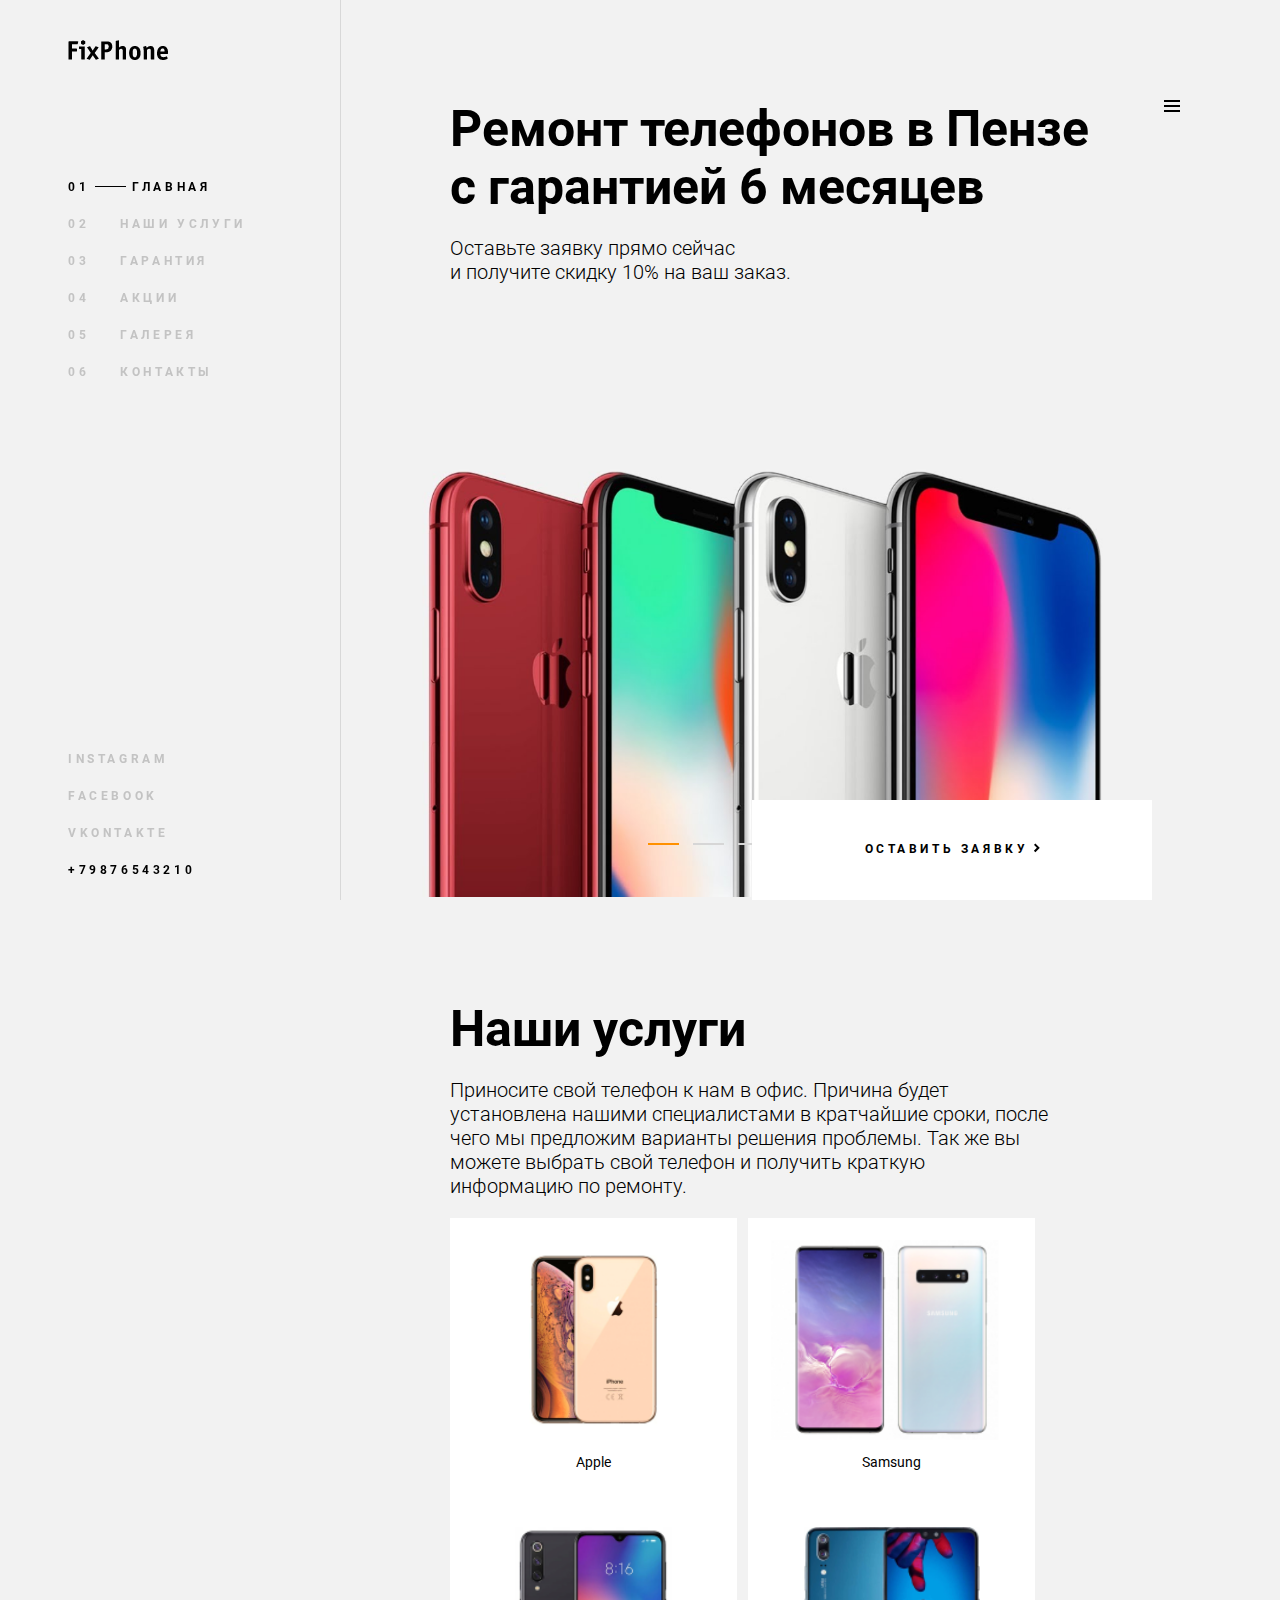
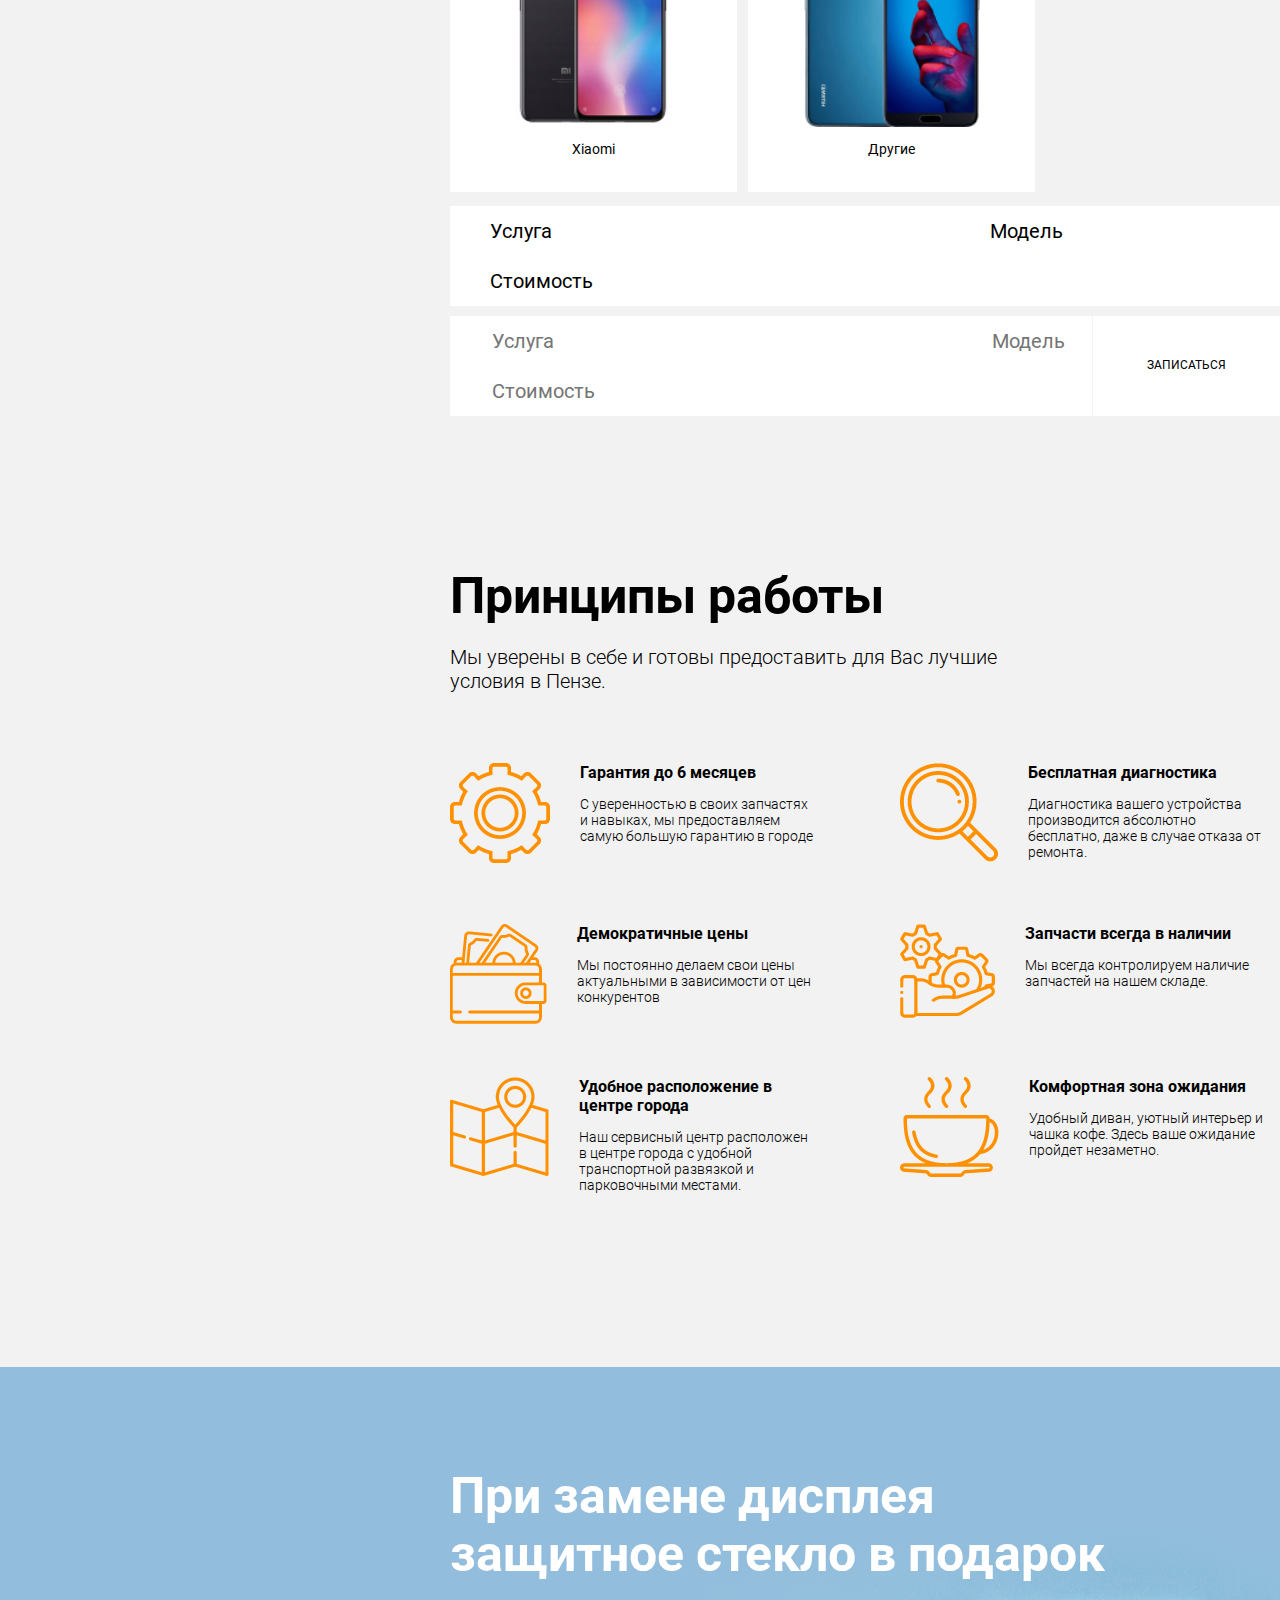
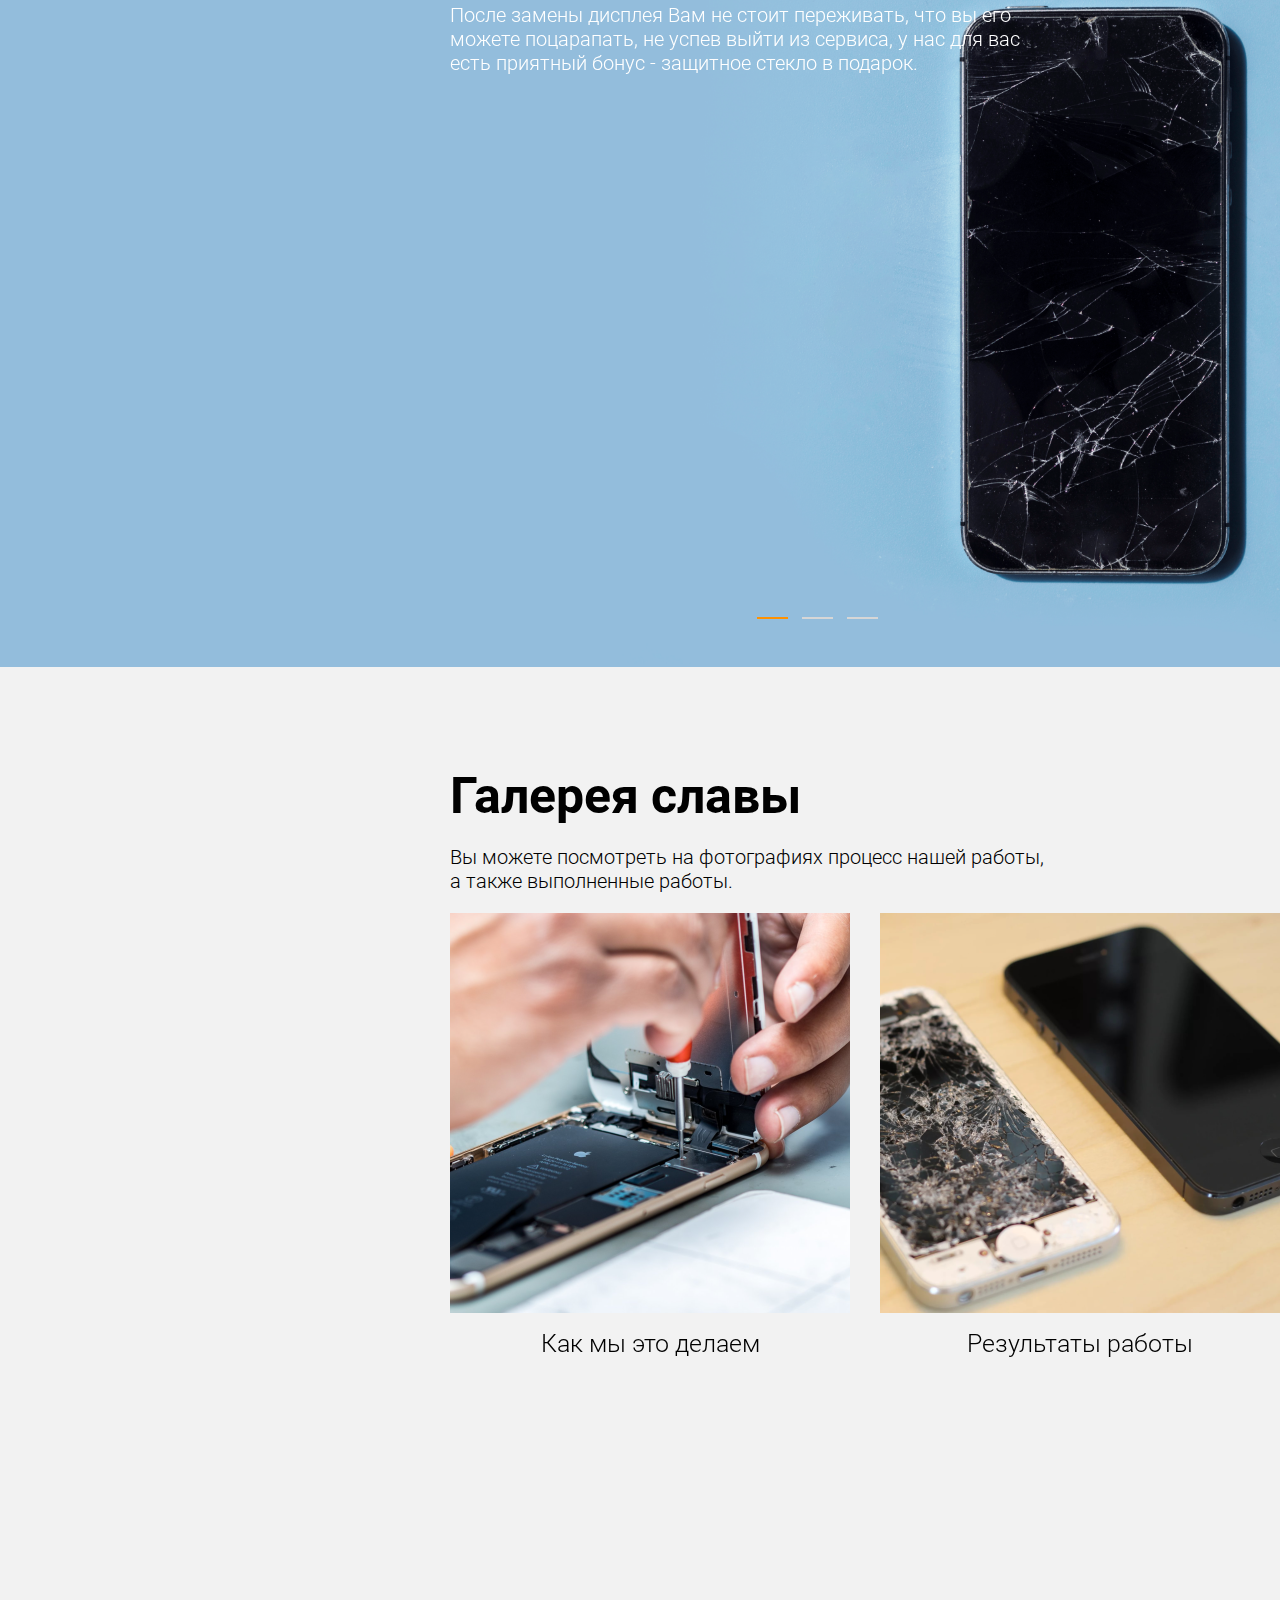
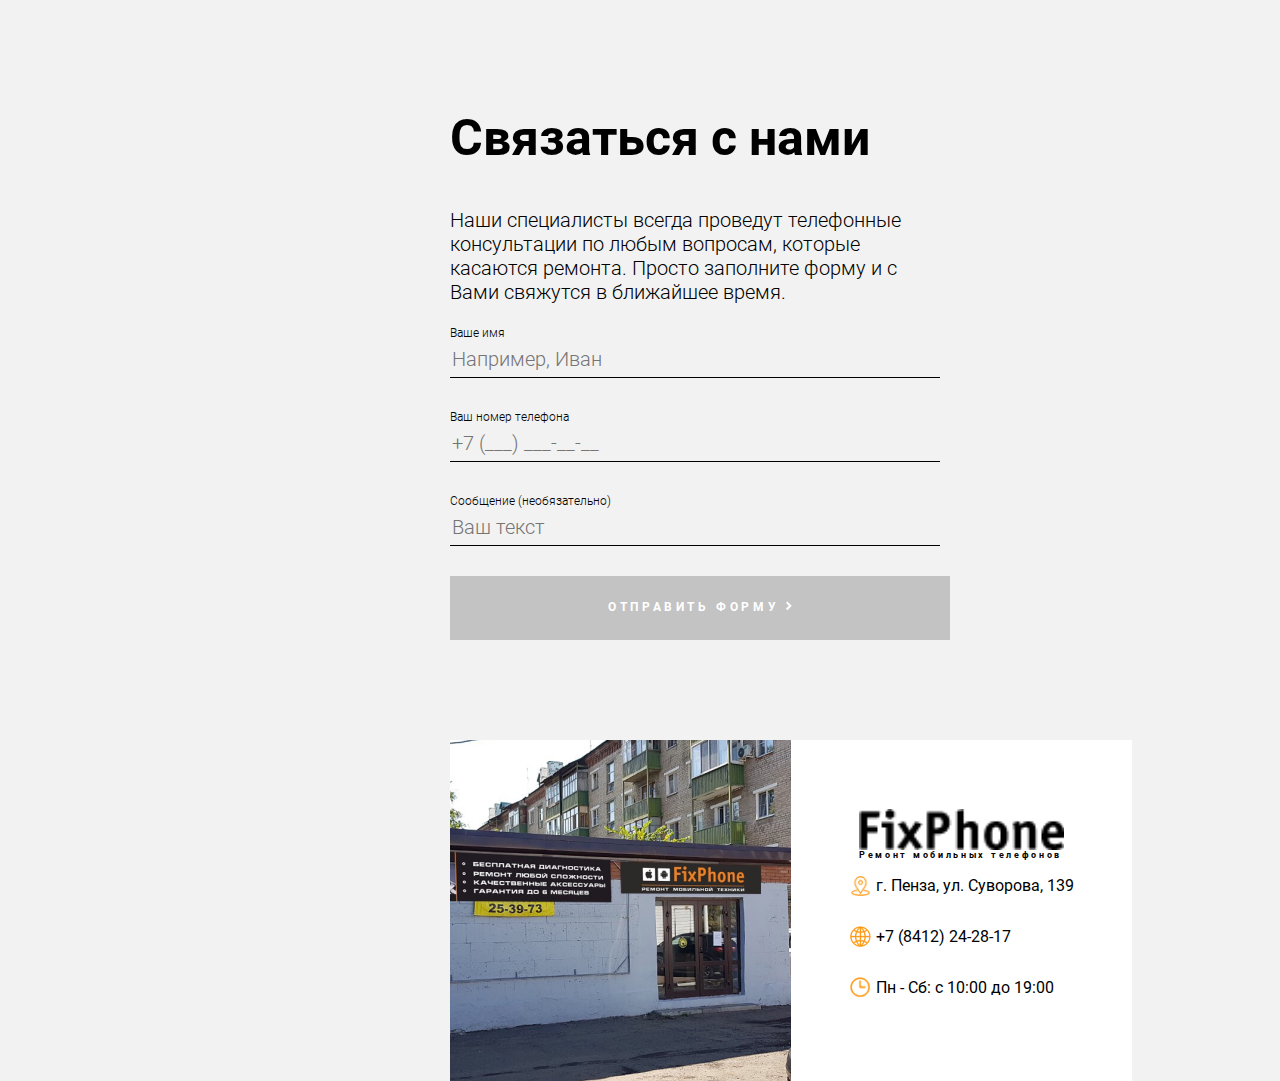
<file: index.html>
<!DOCTYPE html>
<html lang="en">
<head>
    <meta charset="UTF-8">
    <meta name="viewport" content="width=device-width, initial-scale=1.0">
    <meta http-equiv="X-UA-Compatible" content="ie=edge">
    <title>FixPhone - ремонт телефонов в Пензе</title>
    <script src="js/assets/jquery/jquery.min.js"></script>
    <link rel="stylesheet" href="js/assets/owl.carousel/dist/assets/owl.theme.green.css">
    <link rel="stylesheet" href="css/blocks/normalize.css">
    <link rel="stylesheet" href="css/style.css">
</head>
<body>
        <div class="modal__services" id="modal__services">
                <form class="form__services" action="mail.php" method="POST">
                    <input type="text" placeholder="Услуга" name="user_usluga" size="10" class="user_usluga">
                    <input type="text" placeholder="Модель" name="user_model" size="10" class="user_model" id="model-services1">
                    <input type="text" placeholder="Стоимость" name="user_stoimost" class="user_stoimost" id="model-cart" size="10">
                    <ul class="close__list service__close">
                        <li class="close__item"></li>
                        <li class="close__item"></li>
                    </ul>
                    <div class="form-group form__main-group service__group">
                        <label for="">Введите ваше Имя</label><br>
                        <input type="text"  class="form-control" id="" name="user_name" placeholder="Ваш текст">
                    </div>
                
                    <div class="form-group form__main-group service__group">
                        <label for="">Ваш номер телефона</label><br>
                        <input type="text" class="form-control" id="" name="user_phone" placeholder="+7 (___)___-__-__">
                    </div>
                
                    <div class="form-group form__main-group service__group">
                        <label for="">Введите ваш текст</label><br>
                        <input type="text"  class="form-control" id="" name="user_text" placeholder="Ваш текст">
                    </div>
                    <button button type="submit" class="services_btn">Отправить форму</button>
                </form>
            </div>
    <header class="header">
        <nav class="nav__bar">
            <div class="menu__wrap">
                <input type="checkbox" id="check-menu">
                <label for="check-menu">
                <ul class="burger__list" id="burger__List">
                    <li class="burger__item first" id="first"></li>
                    <li class="burger__item second" id="second"></li>
                    <li class="burger__item third" id="third"></li>
                    <li class="burger__item fourth" id="fourth"></li>
                </ul>
                </label>
                <div class="menu__wrap--active">
                    <ul class="menu__list">
                        <li class="menu__item"><span></span>
                            <a href="index.html#index" class="menu__link">Главная</a></li>
                        <li class="menu__item"><span></span>
                            <a href="faq.html" class="menu__link">FAQ</a></li>
                        <li class="menu__item"><span></span>
                            <a href="articles.html" class="menu__link">Статьи</a></li>
                        <li class="menu__item"><span></span>
                            <a href="index.html#gallery" class="menu__link">Галерея</a></li>
                        <li class="menu__item"><span></span>
                            <a href="index.html#contact" class="menu__link">Контакты</a></li>
                    </ul>
                    <div class="menu__contact">
                        <h4 class="menu__phone">Телефон // +7(8412)24-28-17</h4>
                        <p class="menu__address">адрес // г. Пенза, ул. Суворова, 139</p>
                    </div>
                </div>
                
            </div>
        </nav>
    </header>
    <aside class="left__menu">
        <div class="aside__wrap" id="menu-center">
            <img src="image/logo.png" alt="Ремонт телефонов в Пензе" class="menu__logo">
            <ul class="aside__list">
                <li class="aside__item">
                    <a href="#index" class="aside__link scroll-active" data-click="infex">01 <span></span> главная</a>
                </li>
                <li class="aside__item aside__navigation">
                    <a href="#services" class="aside__link" data-click="services">02 <span></span> наши услуги</a>
                </li>
                <li class="aside__item">
                    <a href="#guarantee" class="aside__link" data-click="guarantee">03 <span></span> гарантия</a>
                </li>
                <li class="aside__item">
                    <a href="#stocks" class="aside__link" data-click="stocks">04 <span></span> акции</a>
                </li>
                <li class="aside__item">
                    <a href="#gallery" class="aside__link" data-click="gallery">05 <span></span> галерея</a>
                </li>
                <li class="aside__item">
                    <a href="#contact" class="aside__link" data-click="contact">06 <span></span> контакты</a>
                </li>
            </ul>
            <ul class="aside__list aside__social">
                <li class="aside__item">
                    <a href="" class="aside__link">instagram</a></li>
                <li class="aside__item">
                    <a href=""" class="aside__link">facebook</a></li>
                <li class="aside__item">
                    <a href="" class="aside__link">vkontakte</a></li>
                <li class="aside__item">
                    <a href="" class="aside__link aside__link--active">+79876543210</a></li>
            </ul>
        </div>
    </aside>
    <main class="main">
           
        <div id="index" name="index" class="main__wrap wrap__height anchor" data-scroll="index">
            <img src="image/logo.png" alt="Ремонт телефонов в Пензе" class="menu__logo-main">
            <h2 class="main__tittle">Ремонт телефонов в Пензе<br> с гарантией 6 месяцев</h2>
            <p class="main__info">Оставьте заявку прямо сейчас<br> и получите скидку 10% на ваш заказ. </p>
            <picture class="main__picture">
                    <div class="owl-carousel owl-theme " >
                            <div class="item">
                                <img class="main__img" src="image/photo/maxresdefault[1].png" alt="ремонт мобильных телефонов">
                            </div>
                            <div class="item">
                                <img class="main__img" src="image/photo/maxresdefault[1].png" alt="ремонт мобильных телефонов">
                            </div>
                            <div class="item">
                                <img class="main__img" src="image/photo/maxresdefault[1].png" alt="ремонт мобильных телефонов">
                            </div>
                    </div>
                        
            </picture>
            
        </div>
    
       
        <div name="services" id="services" class="main__wrap wrap__services anchor" data-scroll="services">
                
            <h2 class="main__tittle">Наши услуги</h2>
            <p class="main__info">Приносите свой телефон к нам в офис. Причина будет установлена нашими специалистами в кратчайшие сроки, 
                    после чего мы предложим варианты решения проблемы. Так же вы можете выбрать свой телефон и получить краткую 
                    информацию по ремонту.</p>
        
            <ul class="services__list">
                <li class="services__item" id="click-apple" data-services="apple">
                    <img src="image/photo/apple.png" alt="" class="services__img" >
                    <p class="service__info-img">Apple</p>
                </li>
                <li class="services__item" id="click-samsung" data-services="samsung">
                    <img src="image/photo/samsung.png" alt="" class="services__img" >
                    <p class="service__info-img">Samsung</p>
                </li>
                <li class="services__item" id="click-xiaomi" data-services="xaomi">
                    <img src="image/photo/xaomi.png" alt="" class="services__img" >
                    <p class="service__info-img">Xiaomi</p>
                </li>
                <li class="services__item" id="click-drugii" data-services="drugii">
                    <img src="image/photo/drugii.png" alt="" class="services__img" >
                    <p class="service__info-img">Другие</p>
                </li>
            </ul>
            <ul class="model__list apple__list" id="ml-1" data-model="aplle">
                <li class="model__item">4</li>
                <li class="model__item">4S</li>
                <li class="model__item">5</li>
                <li class="model__item">5S</li>
                <li class="model__item">5C</li>
                <li class="model__item">6</li>
                <li class="model__item">6+</li>
                <li class="model__item">6S</li>
                <li class="model__item">6S+</li>
                <li class="model__item">SE</li>
                <li class="model__item">7</li>
                <li class="model__item">7+</li>
                <li class="model__item">8</li>
                <li class="model__item">8+</li>
                <li class="model__item">X</li>
                <li class="model__item">XS</li>
                <li class="model__item">XS Max</li>
                <li class="model__item">XR</li>
            </ul>
            <ul class="model__list drugii__list" id="ml-2" data-model="drugii">
                <li class="model__item">Huawey</li>
                <li class="model__item">OnePlus</li>
                <li class="model__item">Sony</li>
                <li class="model__item">Не Сони</li>
                <li class="model__item">FLy</li>
                <li class="model__item">Siemens</li>
                <li class="model__item">6+</li>
                <li class="model__item">6S</li>
                <li class="model__item">6S+</li>
                <li class="model__item">SE</li>
                <li class="model__item">7</li>
                <li class="model__item">7+</li>
                <li class="model__item">8</li>
                <li class="model__item">8+</li>
                <li class="model__item">X</li>
                <li class="model__item">XS</li>
                <li class="model__item">XS Max</li>
                <li class="model__item">XR</li>
            </ul>
            <ul class="table__list table__position">
                <li class="table__item"><b>Услуга</b></li>
                <li class="table__item"><b>Модель</b></li>
                <li class="table__item"><b>Стоимость</b></li>
                <li class="table__item"></li>
            </ul>
            
            <ul class="table__list" data-cart="cart">
                <li class="table__item"><input type="text" placeholder="Услуга" name="user_usluga" size="10"></li>
                <li class="table__item"><input type="text" placeholder="Модель" name="user_model" size="10" id="model-services2"></li>
                <li class="table__item"><input type="text" placeholder="Стоимость" name="user_stoimost" id="model-cart" size="10"></li>
                <li class="table__item"><button button class="table_btn">Записаться</button></li>
            </ul>
           
            <ul class="table__list" style="display: none">
                <li class="table__item"><input type="text" placeholder="Услуга" size="10"></li>
                <li class="table__item"><input type="text" placeholder="Модель" size="10"></li>
                <li class="table__item"><input type="text" placeholder="Стоимость" size="10"></li>
                <li class="table__item"><button class="table_btn">Записаться</button></li>
            </ul>
            <ul class="table__list " style="display: none">
                <li class="table__item"><input type="text" placeholder="Услуга" size="10"></li>
                <li class="table__item"><input type="text" placeholder="Модель" size="10"></li>
                <li class="table__item"><input type="text" placeholder="Стоимость" size="10"></li>
                <li class="table__item"><button class="table_btn">Записаться</button></li>
            </ul>
            
            </div>
        
            

       
            <div data-scroll="guarantee" id="guarantee" class="main__wrap main__wrap-guarant anchor" >
                <h2 class="main__tittle">Принципы работы</h2>
                <p class="main__info">Мы уверены в себе и готовы предоставить для Вас лучшие условия в Пензе.</p>
                <ul class="guarantee__list">
                    <li class="guarantee__item">
                        <div class="container__left">
                                <img src="image/ico/ivo-1.png" alt="" class="guarantee__image">
                        </div>
                        <div class="container__right">
                                <h3 class="guarantee__tittle">Гарантия до 6 месяцев</h3>
                                <p class="guarantee__info">С уверенностью в своих запчастях и навыках, мы предоставляем самую большую гарантию в городе</p>
                        </div>
                    </li>
                    <li class="guarantee__item">
                            <div class="container__left">
                                    <img src="image/ico/ico-2.png" alt="" class="guarantee__image">
                            </div>
                            <div class="container__right">
                                    <h3 class="guarantee__tittle">Бесплатная диагностика</h3>
                                    <p class="guarantee__info">Диагностика вашего устройства производится абсолютно бесплатно, даже в случае отказа от ремонта.</p>
                            </div>
                    </li>
                    <li class="guarantee__item">
                            <div class="container__left">
                                    <img src="image/ico/ico-3.png" alt="" class="guarantee__image">
                            </div>
                            <div class="container__right">
                                    <h3 class="guarantee__tittle">Демократичные цены</h3>
                                    <p class="guarantee__info">Мы постоянно делаем свои цены актуальными в зависимости от цен конкурентов</p>
                            </div>
                    </li>
                    <li class="guarantee__item">
                            <div class="container__left">
                                    <img src="image/ico/ico-4.png" alt="" class="guarantee__image">
                            </div>
                            <div class="container__right">
                                    <h3 class="guarantee__tittle">Запчасти всегда в наличии</h3>
                                    <p class="guarantee__info">Мы всегда контролируем наличие запчастей на нашем складе.</p>
                            </div>
                    </li>
                    <li class="guarantee__item">
                            <div class="container__left">
                                    <img src="image/ico/ico-5.png" alt="" class="guarantee__image">
                            </div>
                            <div class="container__right">
                                    <h3 class="guarantee__tittle">Удобное расположение в центре города</h3>
                                    <p class="guarantee__info">Наш сервисный центр расположен в центре города с удобной транспортной развязкой и парковочными местами.</p>
                            </div>
                    </li>
                    <li class="guarantee__item">
                            <div class="container__left">
                                    <img src="image/ico/ico-6.png" alt="" class="guarantee__image">
                            </div>
                            <div class="container__right">
                                    <h3 class="guarantee__tittle">Комфортная зона ожидания</h3>
                                    <p class="guarantee__info">Удобный диван, уютный интерьер и чашка кофе. Здесь ваше ожидание пройдет незаметно.</p>
                            </div>
                    </li>
    
                </ul>   
                
            </div>
        
            <div id="stocks" class="main__wrap main__wrap-stocks anchor" data-scroll="stocks ">
                <div class="main__fon-stocls"></div>
                <h2 class="main__tittle" style="color: #ffffff">При замене дисплея<br> защитное стекло в подарок</h2>
                <p class="main__info main__imfo-stocks" style="color: #ffffff">После замены дисплея Вам не стоит переживать, что вы его можете 
                        поцарапать, не успев выйти из сервиса, у нас для вас есть приятный 
                        бонус - защитное стекло в подарок. </p>
                <picture class="main__stocks">
                        <div class="owl-carousel owl-theme " >
                                <div class="item">
                                    <img class="main__img"  src="image/photo/27330512.png" alt="ремонт мобильных телефонов">
                                </div>
                                <div class="item">
                                    <img class="main__img"  src="image/photo/27330512.png" alt="ремонт мобильных телефонов">
                                </div>
                                <div class="item">
                                    <img class="main__img"  src="image/photo/27330512.png" alt="ремонт мобильных телефонов">
                                </div>
                                
                        </div>
                        
                </picture>
               
                
            
        </div>
            
            <div class="main__wrap main__gallery anchor" id="gallery" data-scroll="gallery">
                <div class="main__wrap-guarant" id="mainWrap">
                <h2 class="main__tittle">Галерея славы</h2>
                <p class="main__info">Вы можете посмотреть на фотографиях процесс нашей работы, а также выполненные работы.</p>
                <picture class="picture__services">
                        <div class="owl-carousel-gallery owl-theme services__owl">
                                <div class="item services_rect" data-app="modal">
                                        <img class="main__img" src="image/photo/Apple[1].png" alt="ремонт мобильных телефонов">
                                        <div class="services__wrap">
                                            <img src="image/ico/Path_49.png" alt="" class="services__ico">
                                            <p class="services__info">Смотреть<br> галерею</p>
                                        </div>
                                    
                                    <p class="services__title">Как мы это делаем</p>
                                </div>
                                <div class="item services_rect" data-app="modal">
                                    
                                        <img class="main__img" src="image/photo/i70WAZ26H.png" alt="ремонт мобильных телефонов">
                                        <div class="services__wrap">
                                            <img src="image/ico/Path_49.png" alt="" class="services__ico">
                                            <p class="services__info">Смотреть<br> галерею</p>
                                        </div>
                                   
                                    <p class="services__title">Результаты работы</p>
                                </div>
                                <div class="item services_rect" data-app="modal">
                                  
                                        <img class="main__img" src="image/photo/1829587373899940_05be[1].png" alt="ремонт мобильных телефонов">
                                        <div class="services__wrap">
                                            <img src="image/ico/Path_49.png" alt="" class="services__ico">
                                            <p class="services__info">Смотреть<br> галерею</p>
                                        </div>
                                    
                                    <p class="services__title">Наш сервис</p>
                                </div>
                                <div class="item services_rect" data-app="modal">
                                    
                                        <img class="main__img" src="image/photo/orig[3].png" alt="ремонт мобильных телефонов">
                                        <div class="services__wrap">
                                            <img src="image/ico/Path_49.png" alt="" class="services__ico">
                                            <p class="services__info">Смотреть<br> галерею</p>
                                        </div>
                                   
                                    <p class="services__title">Что-то еще</p>
                                </div>
                                <div class="item services_rect" data-app="modal">
                                   
                                        <img class="main__img" src="image/photo/orig[3].png" alt="ремонт мобильных телефонов">
                                        <div class="services__wrap">
                                            <img src="image/ico/Path_49.png" alt="" class="services__ico">
                                            <p class="services__info">Смотреть<br> галерею</p>
                                        </div>
                                    
                                    <p class="services__title">Что-то еще</p>
                                </div>
                                
                            </div>
                </picture>
                </div>
                <div class="main__wrap main__modal-gallery main__modal-gallery--active" id="mainGallery">
                        <h3 class="modal__tittle" id="modal__back">Результаты работы</h3>
                        <ul class="modal__list">
                            <li class="modal__item">
                                    <a rel="simplebox" href="image/photo/Apple[1].png">
                                            <img width="400" src="image/photo/Apple[1].png" />
                                    </a>
                            </li>
                            <li class="modal__item">
                                    <a rel="simplebox" href="image/photo/i70WAZ26H.png">
                                        <img width="400" src="image/photo/i70WAZ26H.png" />
                                </a>
                            </li>
                            <li class="modal__item">
                                    <a rel="simplebox" href="image/photo/i70WAZ26H.png">
                                        <img width="400" src="image/photo/i70WAZ26H.png" />
                                </a>
                            </li>
                            <li class="modal__item">
                                    <a rel="simplebox" href="image/photo/i70WAZ26H.png">
                                        <img width="400" src="image/photo/i70WAZ26H.png" />
                                </a>
                            </li>
                            <li class="modal__item">
                                    <a rel="simplebox" href="image/photo/i70WAZ26H.png">
                                        <img width="400" src="image/photo/i70WAZ26H.png" />
                                </a>
                            </li>
                            <li class="modal__item">
                                    <a rel="simplebox" href="image/photo/i70WAZ26H.png">
                                        <img width="400" src="image/photo/i70WAZ26H.png" />
                                </a>
                            </li>
                            <li class="modal__item">
                                    <a rel="simplebox" href="image/photo/i70WAZ26H.png">
                                        <img width="400" src="image/photo/i70WAZ26H.png" />
                                </a>
                            </li>
                            <li class="modal__item">
                                    <a rel="simplebox" href="image/photo/i70WAZ26H.png">
                                        <img width="400" src="image/photo/i70WAZ26H.png" />
                                </a>
                            </li>
                            <li class="modal__item">
                                    <a rel="simplebox" href="image/photo/i70WAZ26H.png">
                                        <img width="400" src="image/photo/i70WAZ26H.png" />
                                </a>
                            </li>
                        </ul>
                </div>
                
            </div>
            
            <div class="main__wrap main__contakt anchor" id="contact" data-scroll="contact">
                <ul class="contact__list">
                    <li class="contact__item">
                        <h2 class="contact__tittle">Связаться с нами</h2>
                        <p class="contact__info">Наши специалисты всегда проведут телефонные 
                                консультации по любым вопросам, которые касаются 
                                ремонта. Просто заполните форму и с Вами свяжутся 
                                в ближайшее время.</p>
                                <form action="mail.php" method="POST">
                                        <div class="form-group">
                                            <label for="">Ваше имя</label><br>
                                            <input type="text" size="40" class="form-control" id="" name="user_name" placeholder="Например, Иван">
                                        </div>
                                    
                                        <div class="form-group">
                                            <label for="">Ваш номер телефона</label><br>
                                            <input type="text" size="40" class="form-control" id="" name="user_phone" placeholder="+7 (___) ___-__-__">
                                        </div>
                                    
                                        <div class="form-group">
                                            <label for="">Сообщение (необязательно)</label><br>
                                            <input type="text" size="40" class="form-control" id="" name="user_text" placeholder="Ваш текст">
                                        </div>
                                    
                                        <button type="submit" class="btn-contact">Отправить форму </button>
                                    </form>
                    </li>
                    <li class="contact__item">
                        <div class="contaxt__img-container">
                                <img src="image/photo/cart.png" alt="Как к нам проехать" class="contact__img">
                        </div>
                        <ul class="contact-form__list">
                            <li class="contact-form__item">
                                <img src="image/photo/wEOVP_03K78[1].png" alt="" class="contact-form__img">
                            </li>
                            <li class="contact-form__item">
                                <img src="image/logo.png" alt="" class="contact-form__logo">
                                <p class="contact-logo__info">Ремонт мобильных телефонов</p>
                                <ul class="wrap">
                                <li>
                                    <img src="image/ico/gr-1.png" alt="" class="contact__ico">
                                    <p class="cotact__ico-text">г. Пенза, ул. Суворова, 139</p>
                                </li>
                                <li>
                                    <img src="image/ico/dr-2.png" alt="" class="contact__ico">
                                    <p class="cotact__ico-text">+7 (8412) 24-28-17</p>
                                </li>
                                <li>
                                    <img src="image/ico/gr-3.png" alt="" class="contact__ico">
                                    <p class="cotact__ico-text">Пн - Сб: с 10:00 до 19:00</p>
                                </li>
                                
                            </div>
                            
                            </li>
                        </ul>
                       
                    </li>
                </ul>
                
            </div>
            
        <form class="form__main btn__main" action="mail.php" method="POST" id="form-action">
            <ul class="close__list" id="close-form">
                <li class="close__item"></li>
                <li class="close__item"></li>
            </ul>
            <div class="form-group form__main-group ">
                <label for="">Введите ваше Имя</label><br>
                <input type="text"  class="form-control" id="" name="user_name" placeholder="Ваш текст">
            </div>
        
            <div class="form-group form__main-group">
                <label for="">Ваш номер телефона</label><br>
                <input type="text" class="form-control" id="" name="user_phone" placeholder="+7 (___)___-__-__">
            </div>
        
            <div class="form-group form__main-group">
                <label for="">Введите ваш текст</label><br>
                <input type="text"  class="form-control" id="" name="user_text" placeholder="Ваш текст">
            </div>
            <button type="submit" class="btn-contact footer__bth btn__position " id="btn-action">Отправить форму</button>
        </form>
        <button class="footer__bth btn__position" id="btn-position">оставить заявку</button>
        
        <a id="scrollup"  href="#" class="scrollup">Наверх</a>
        
    </main >
    <footer  class="footer">
        
    </footer>
    
    <script src="js/assets/owl.carousel/dist/owl.carousel.min.js"></script>
    <script src="js/scripts.js"></script>
    <script src="js/main.js"></script>
    <script type="text/javascript" src="js/assets/simplebox/simplebox_util.js"></script>
    
   
</body>
</html>
</file>
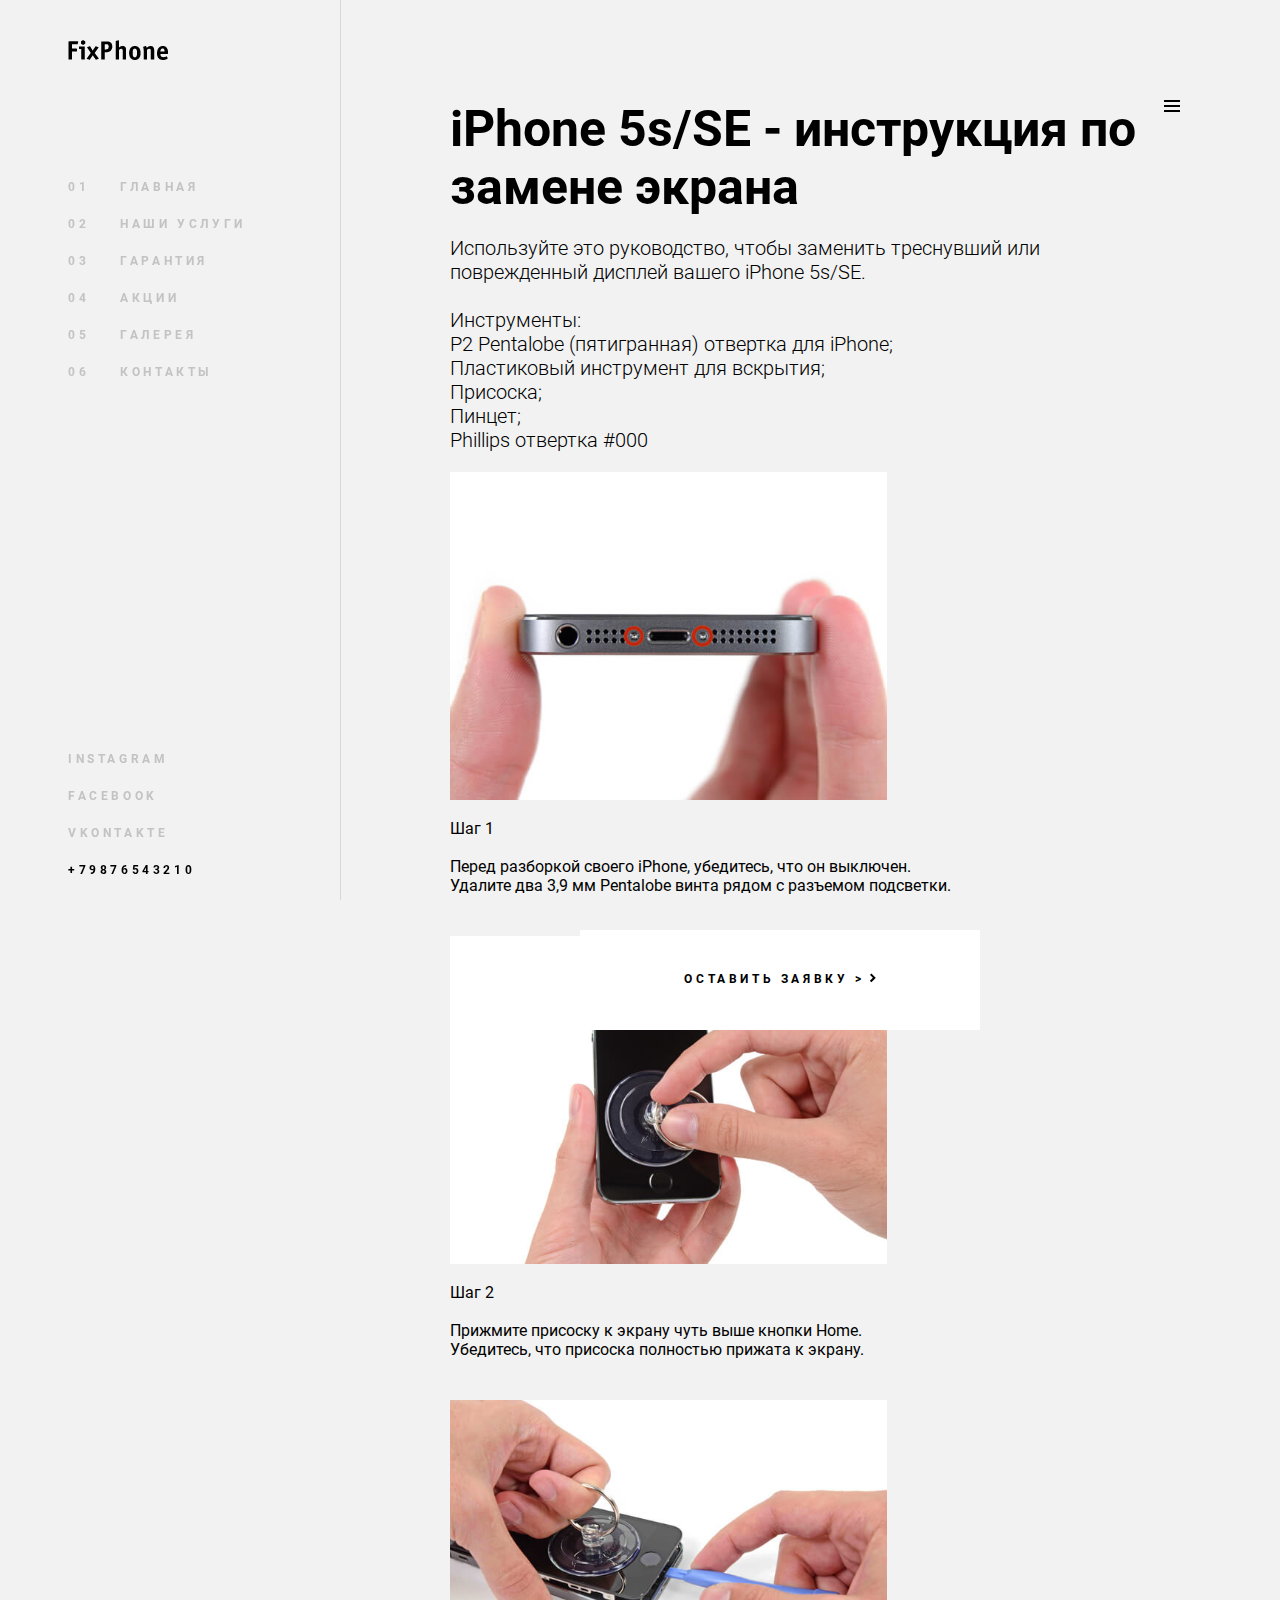
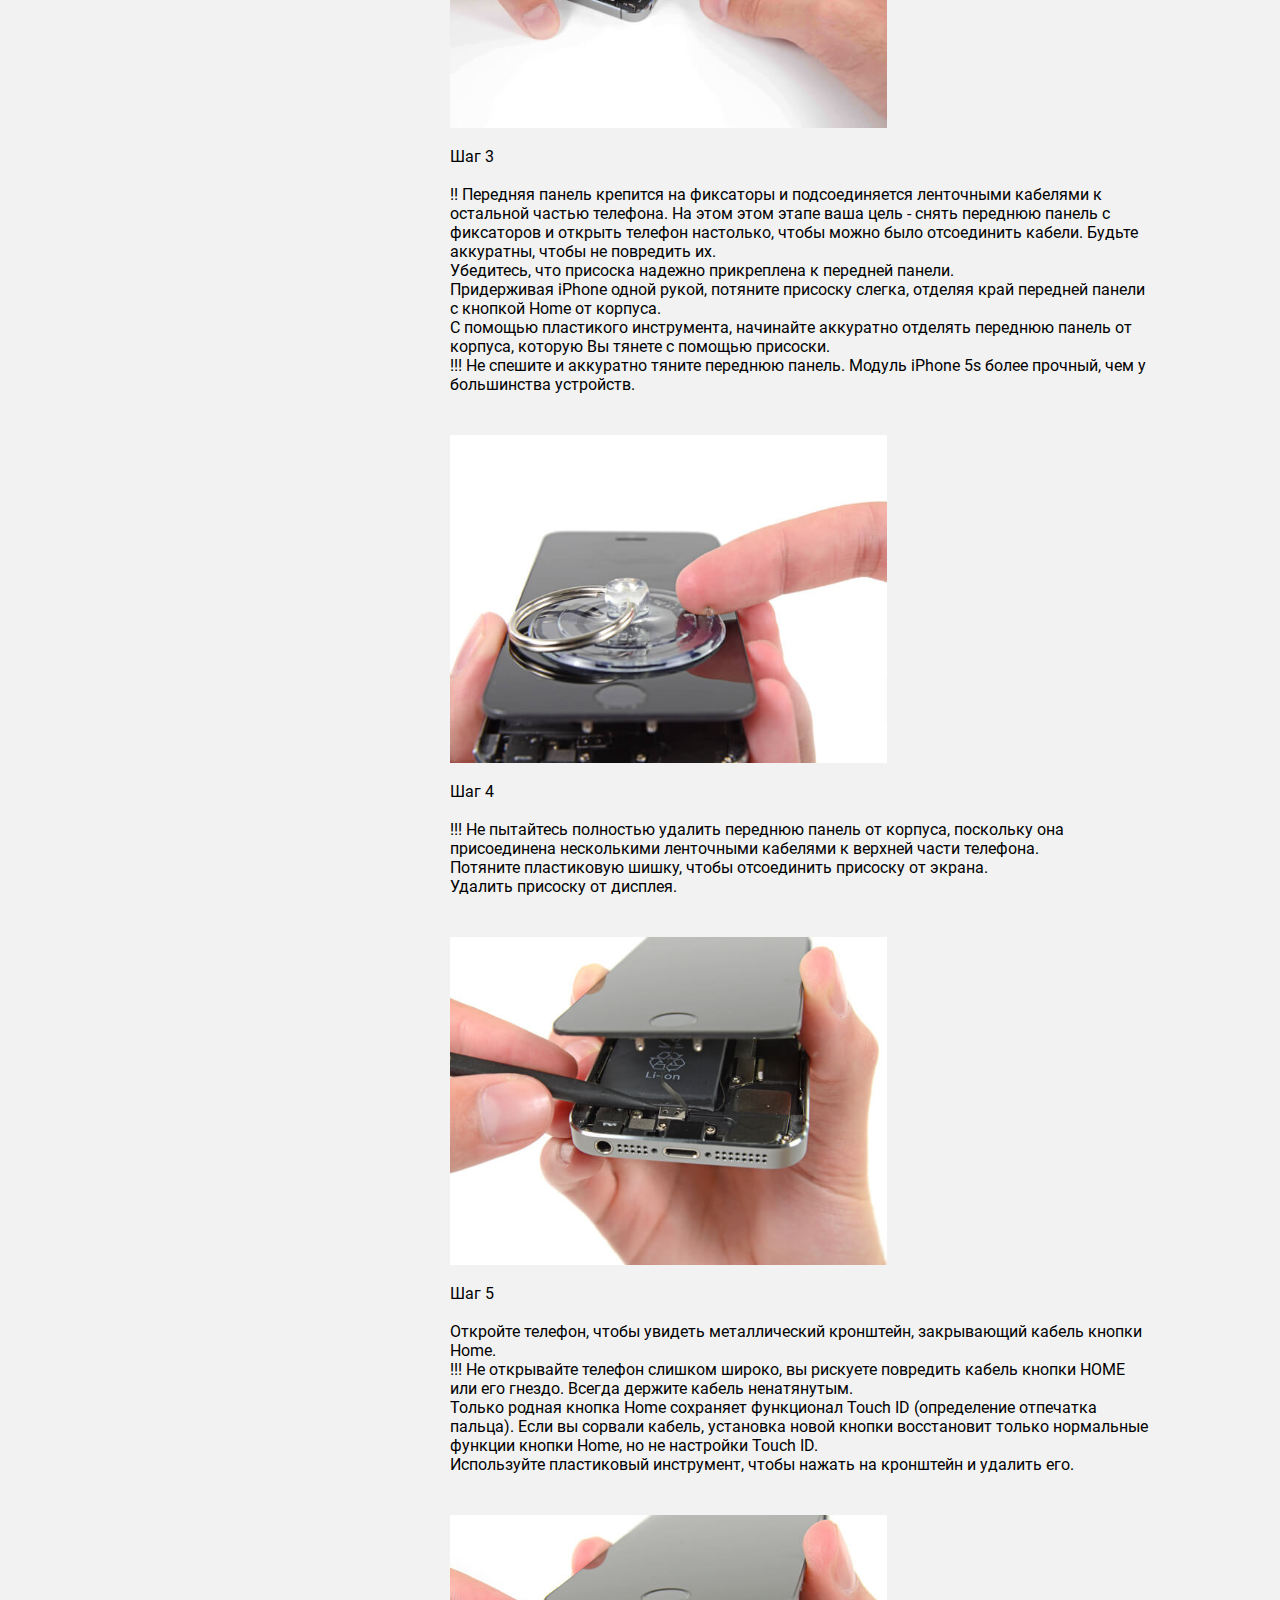
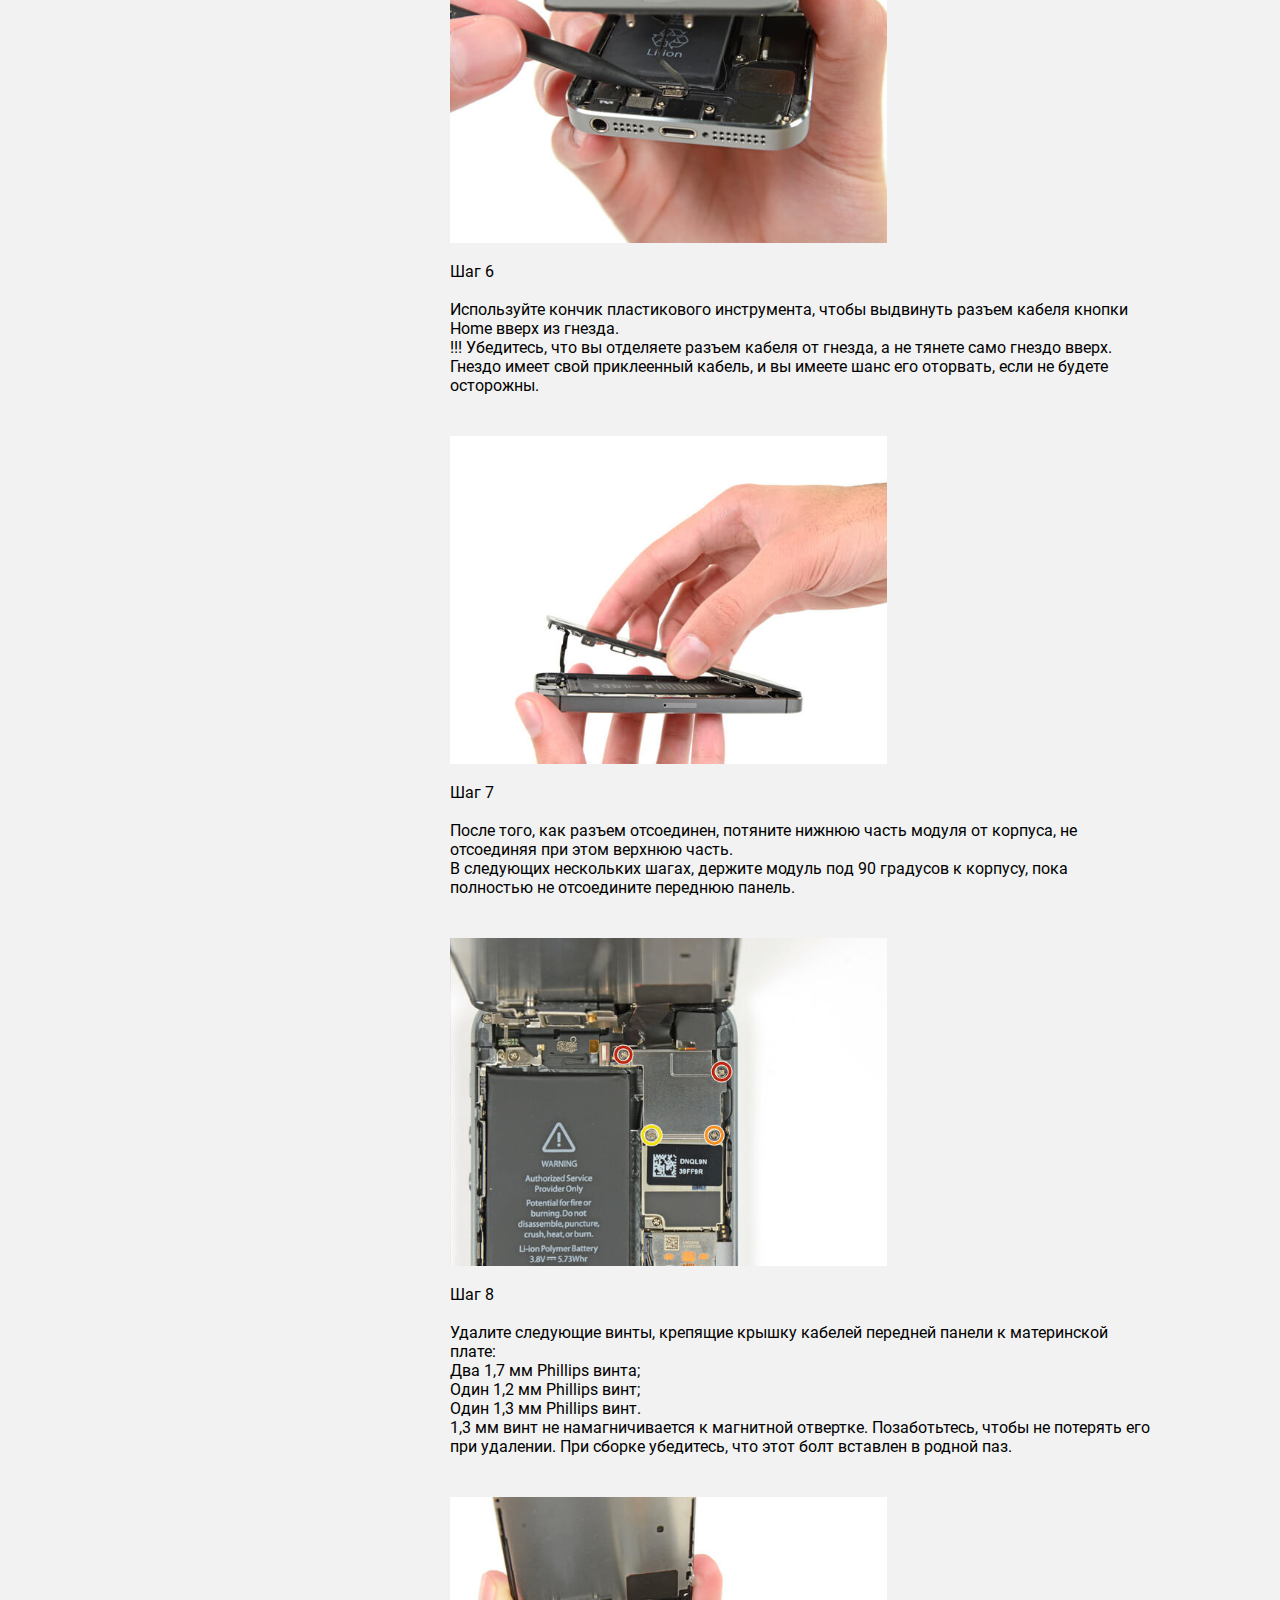
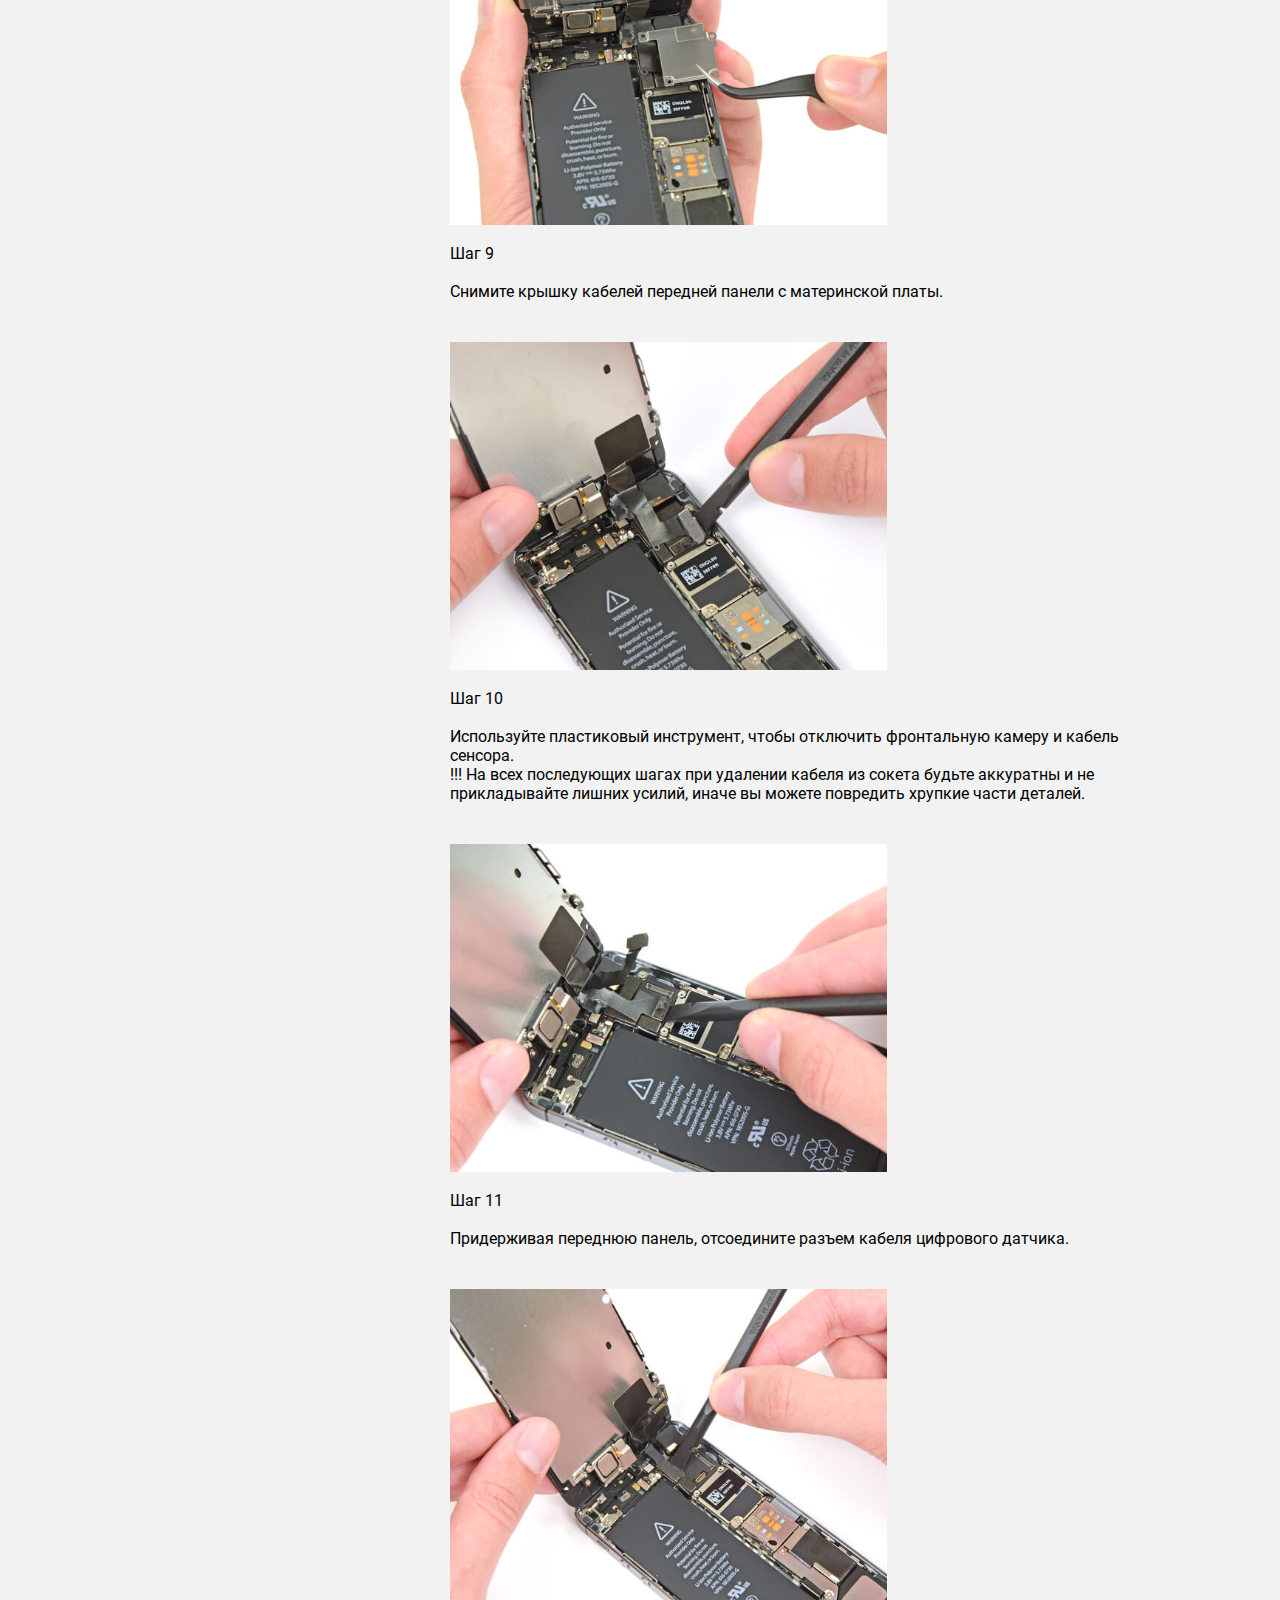
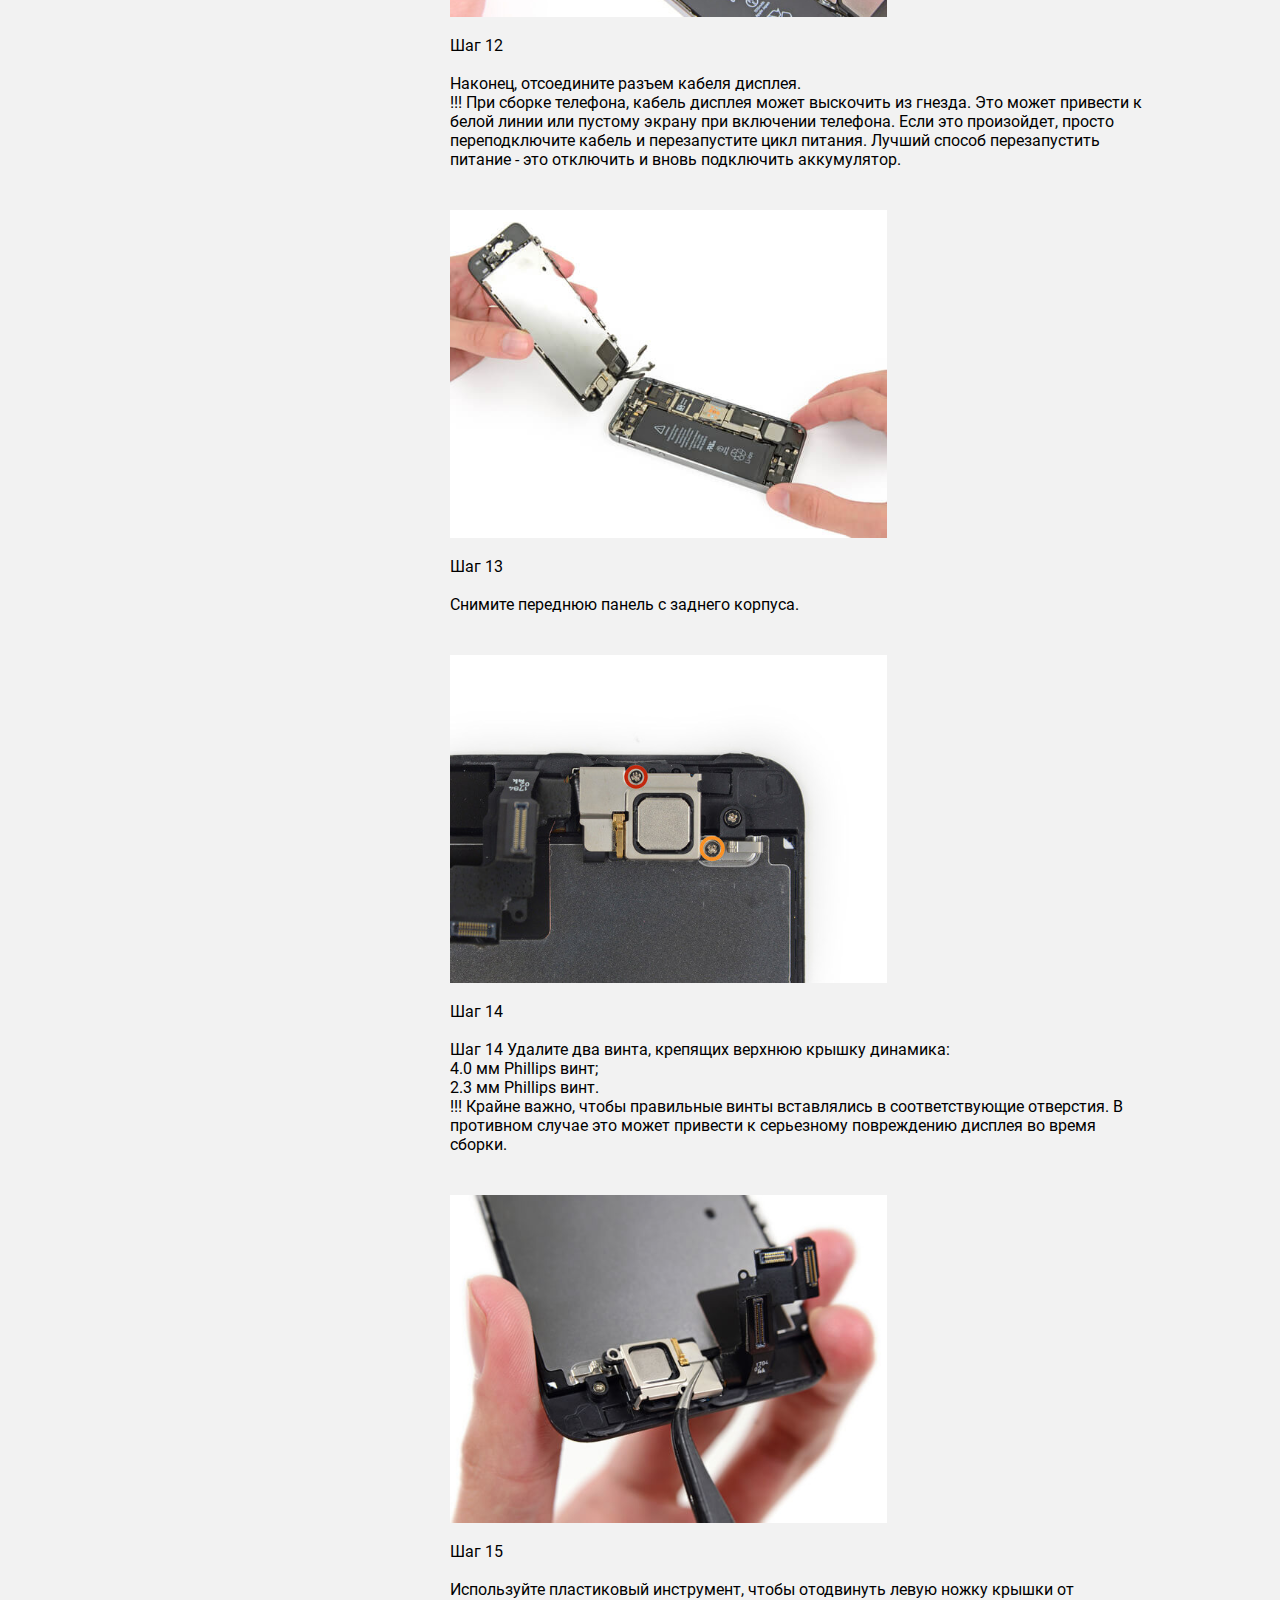
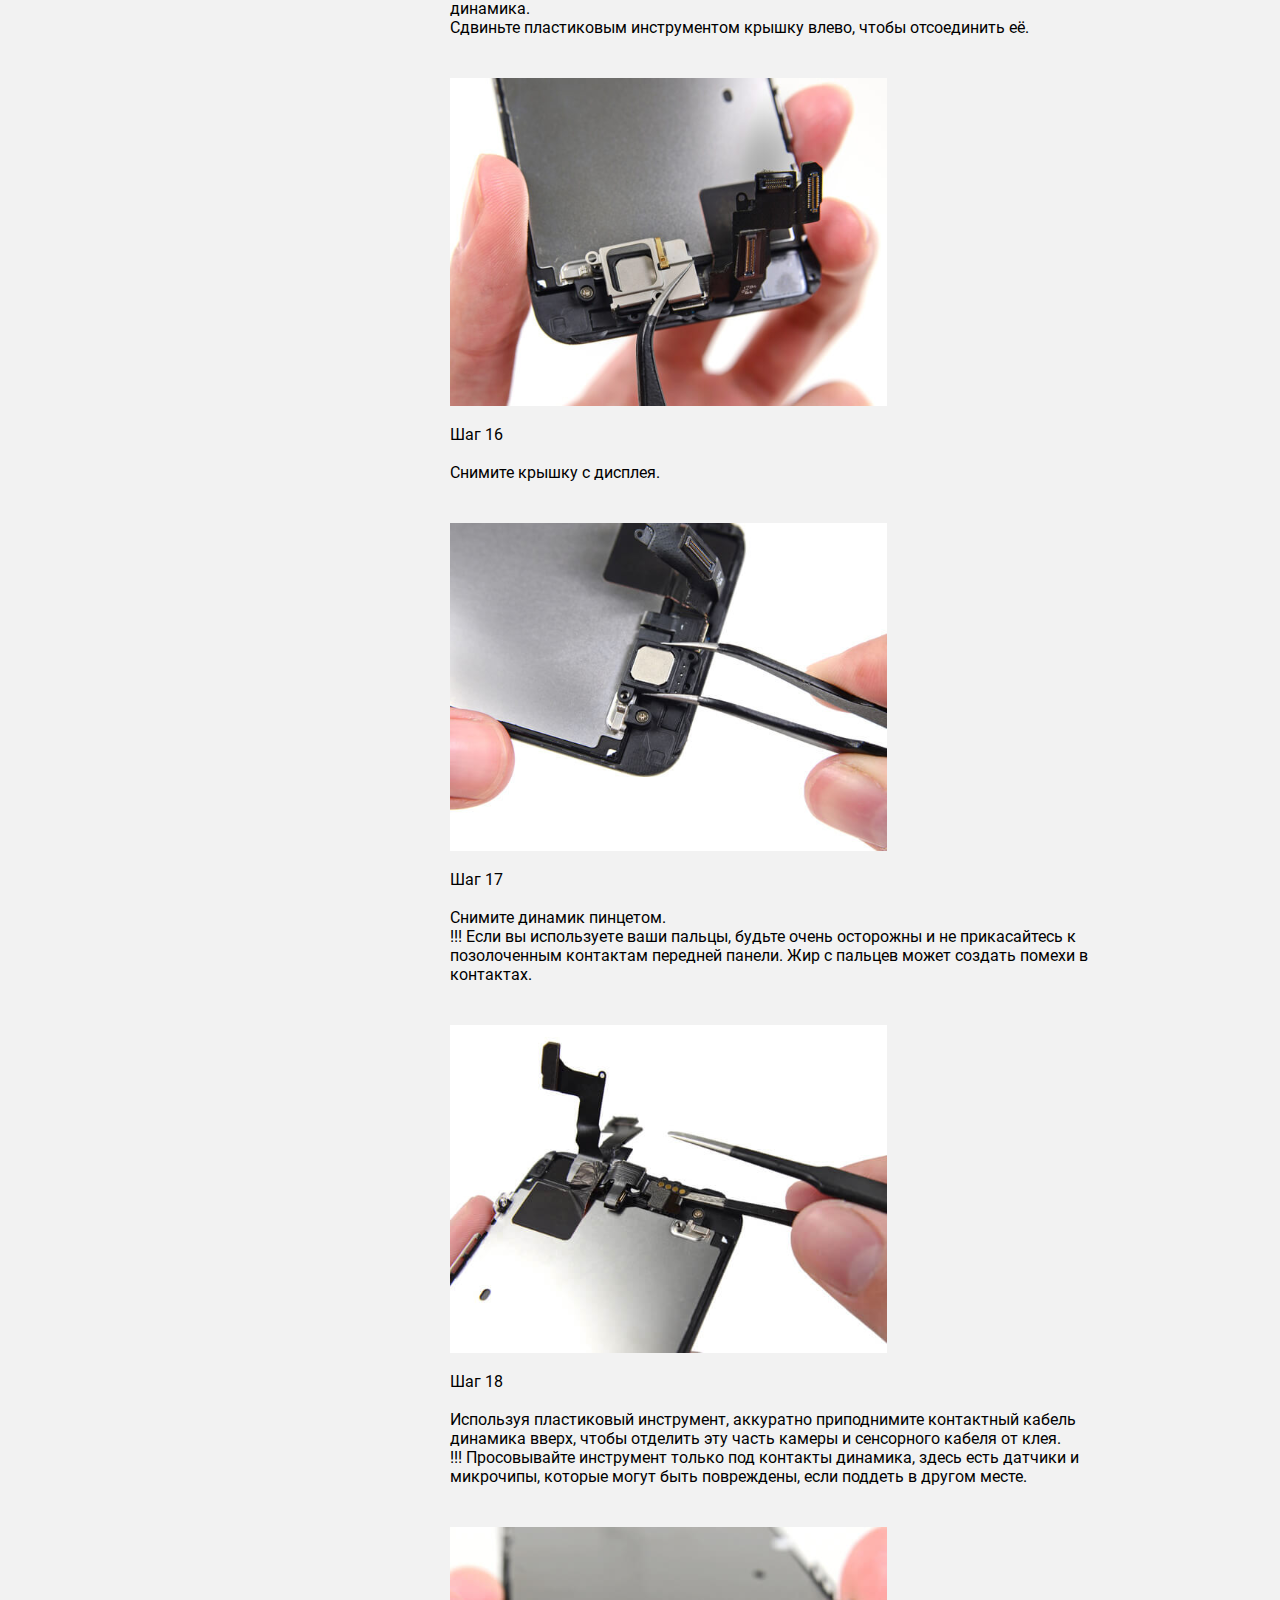
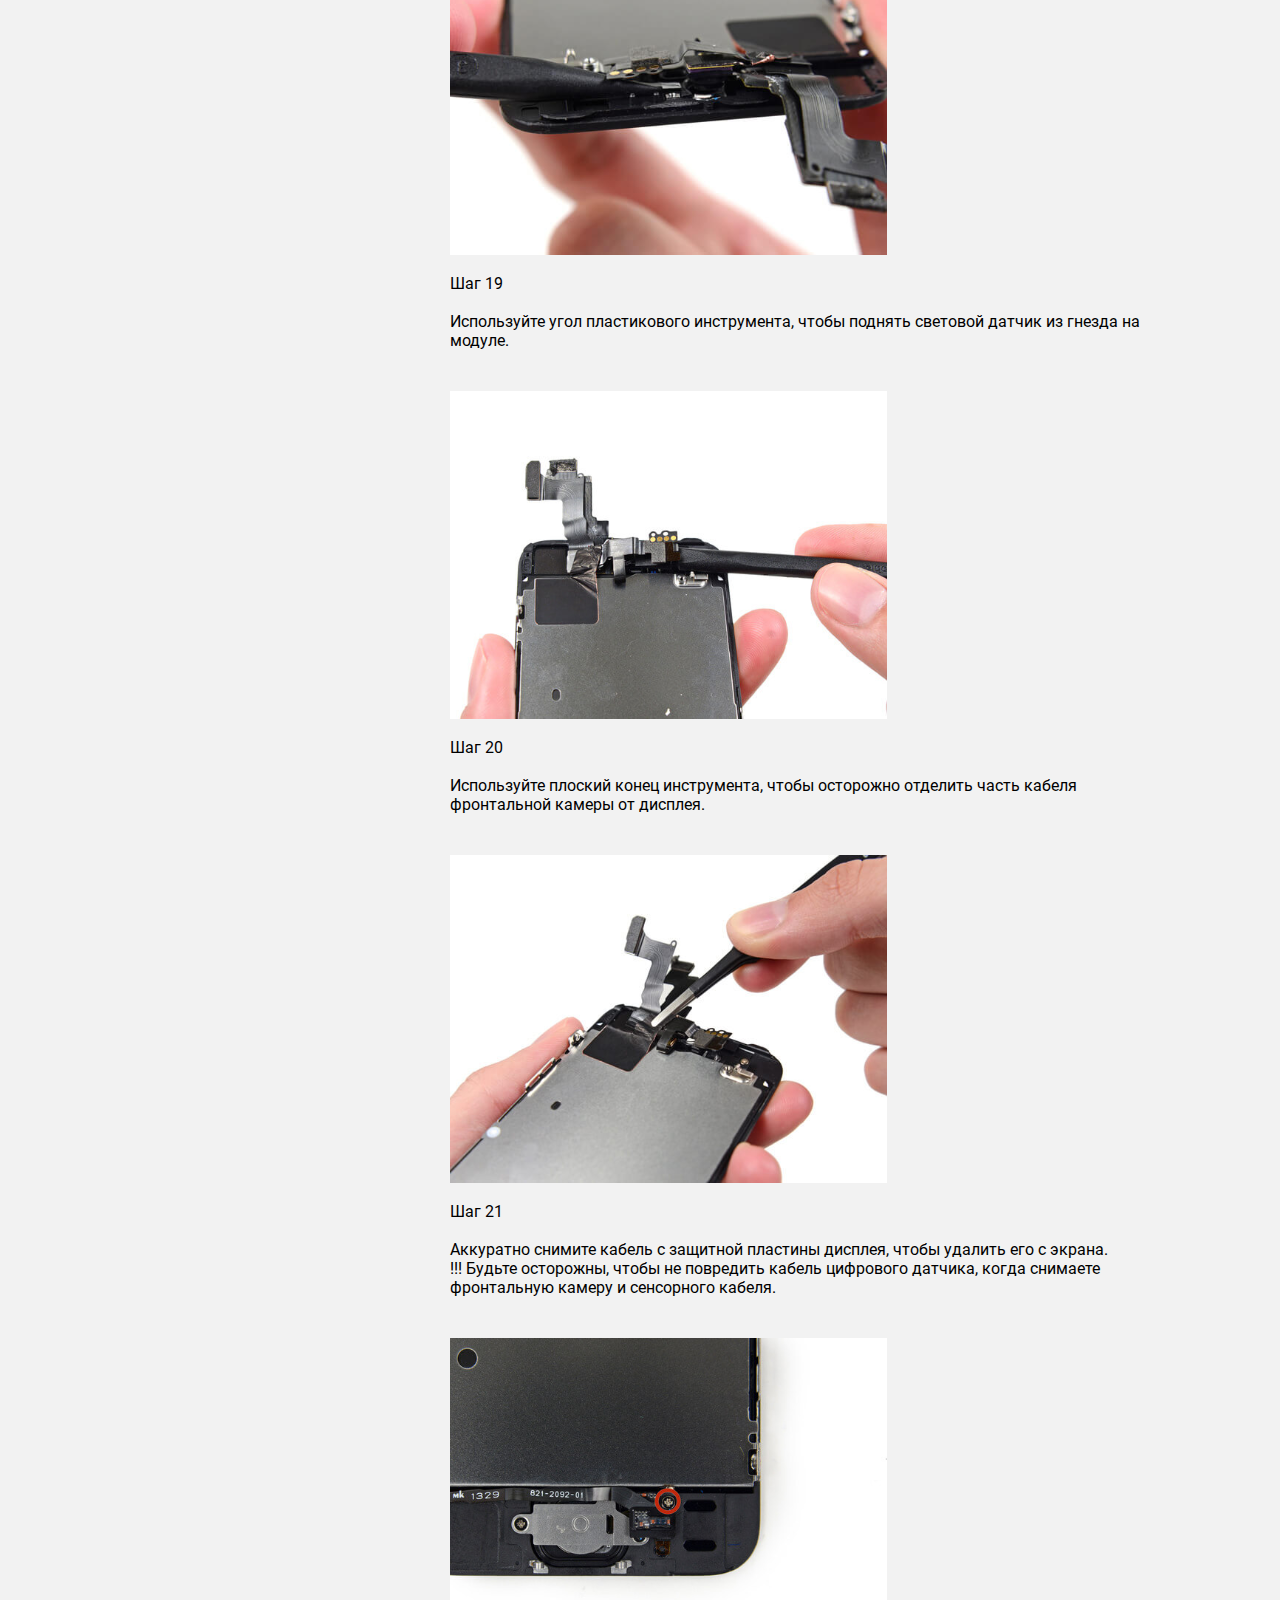
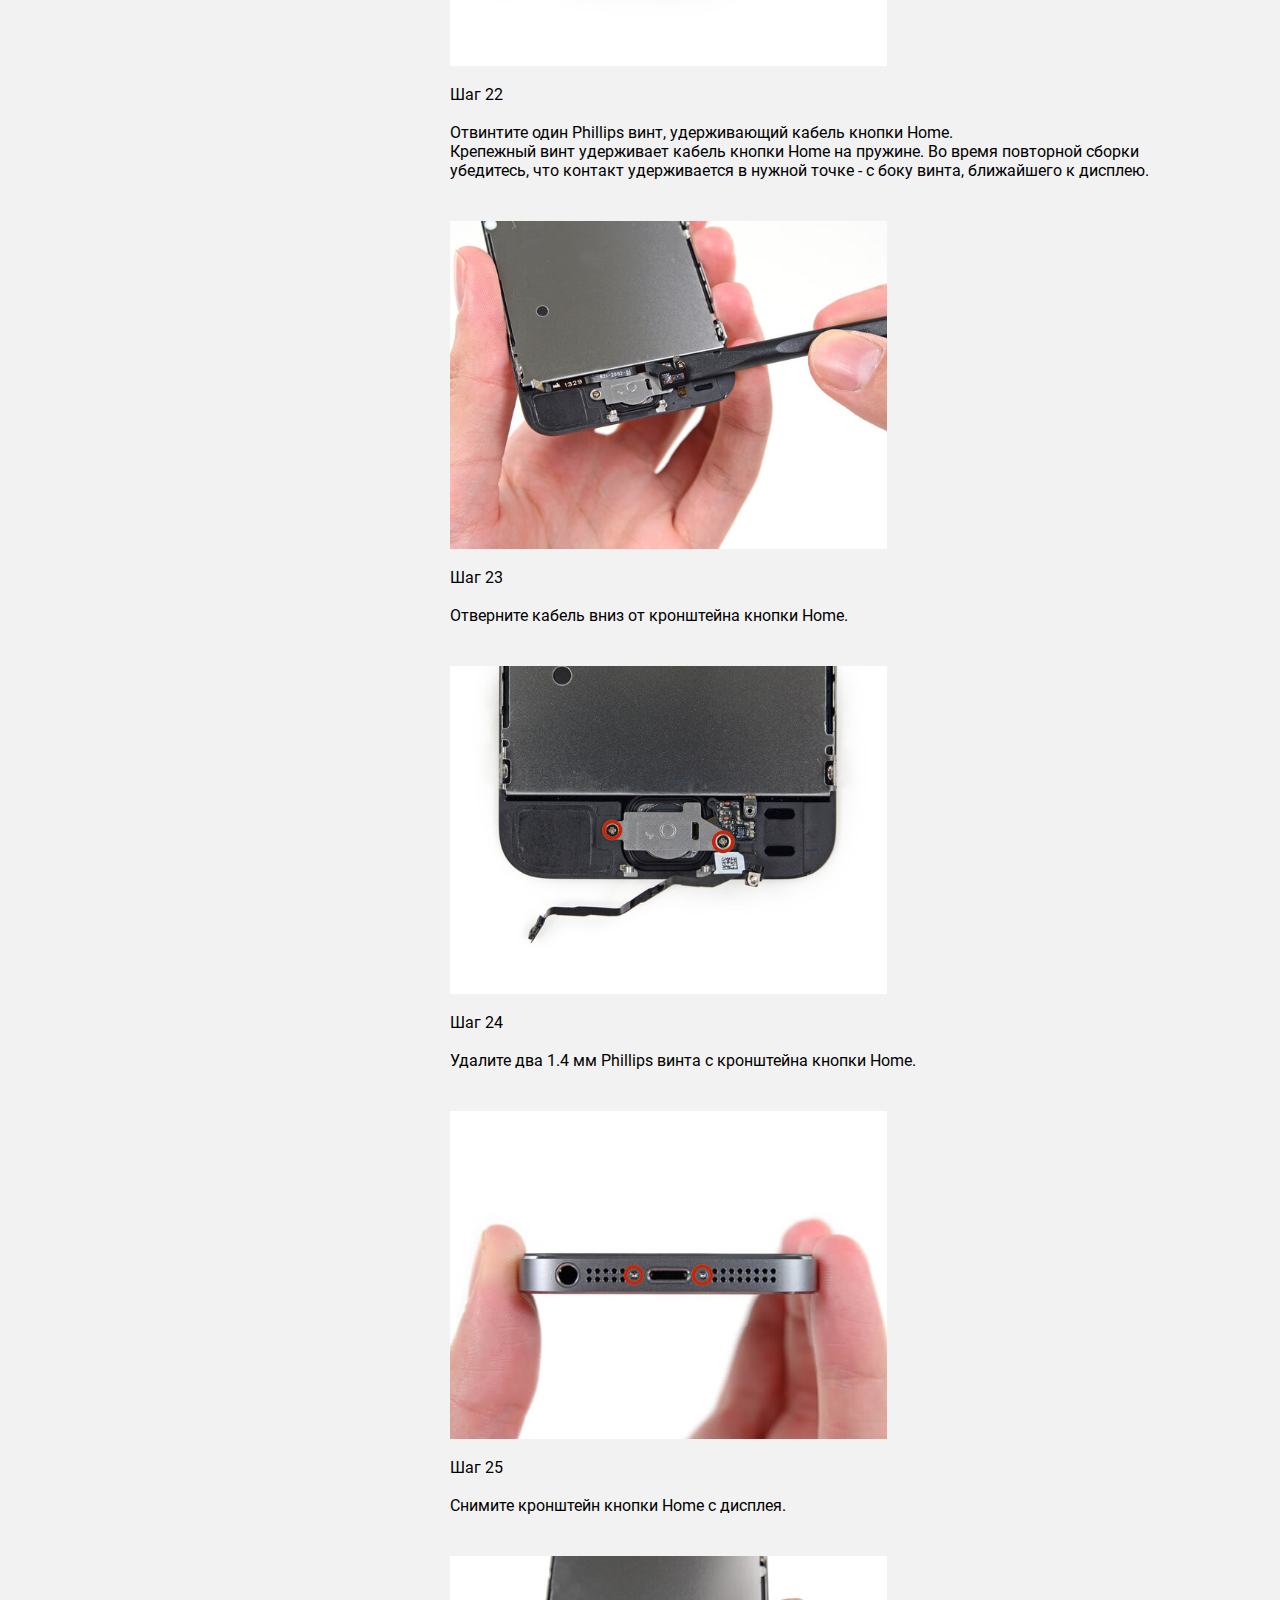
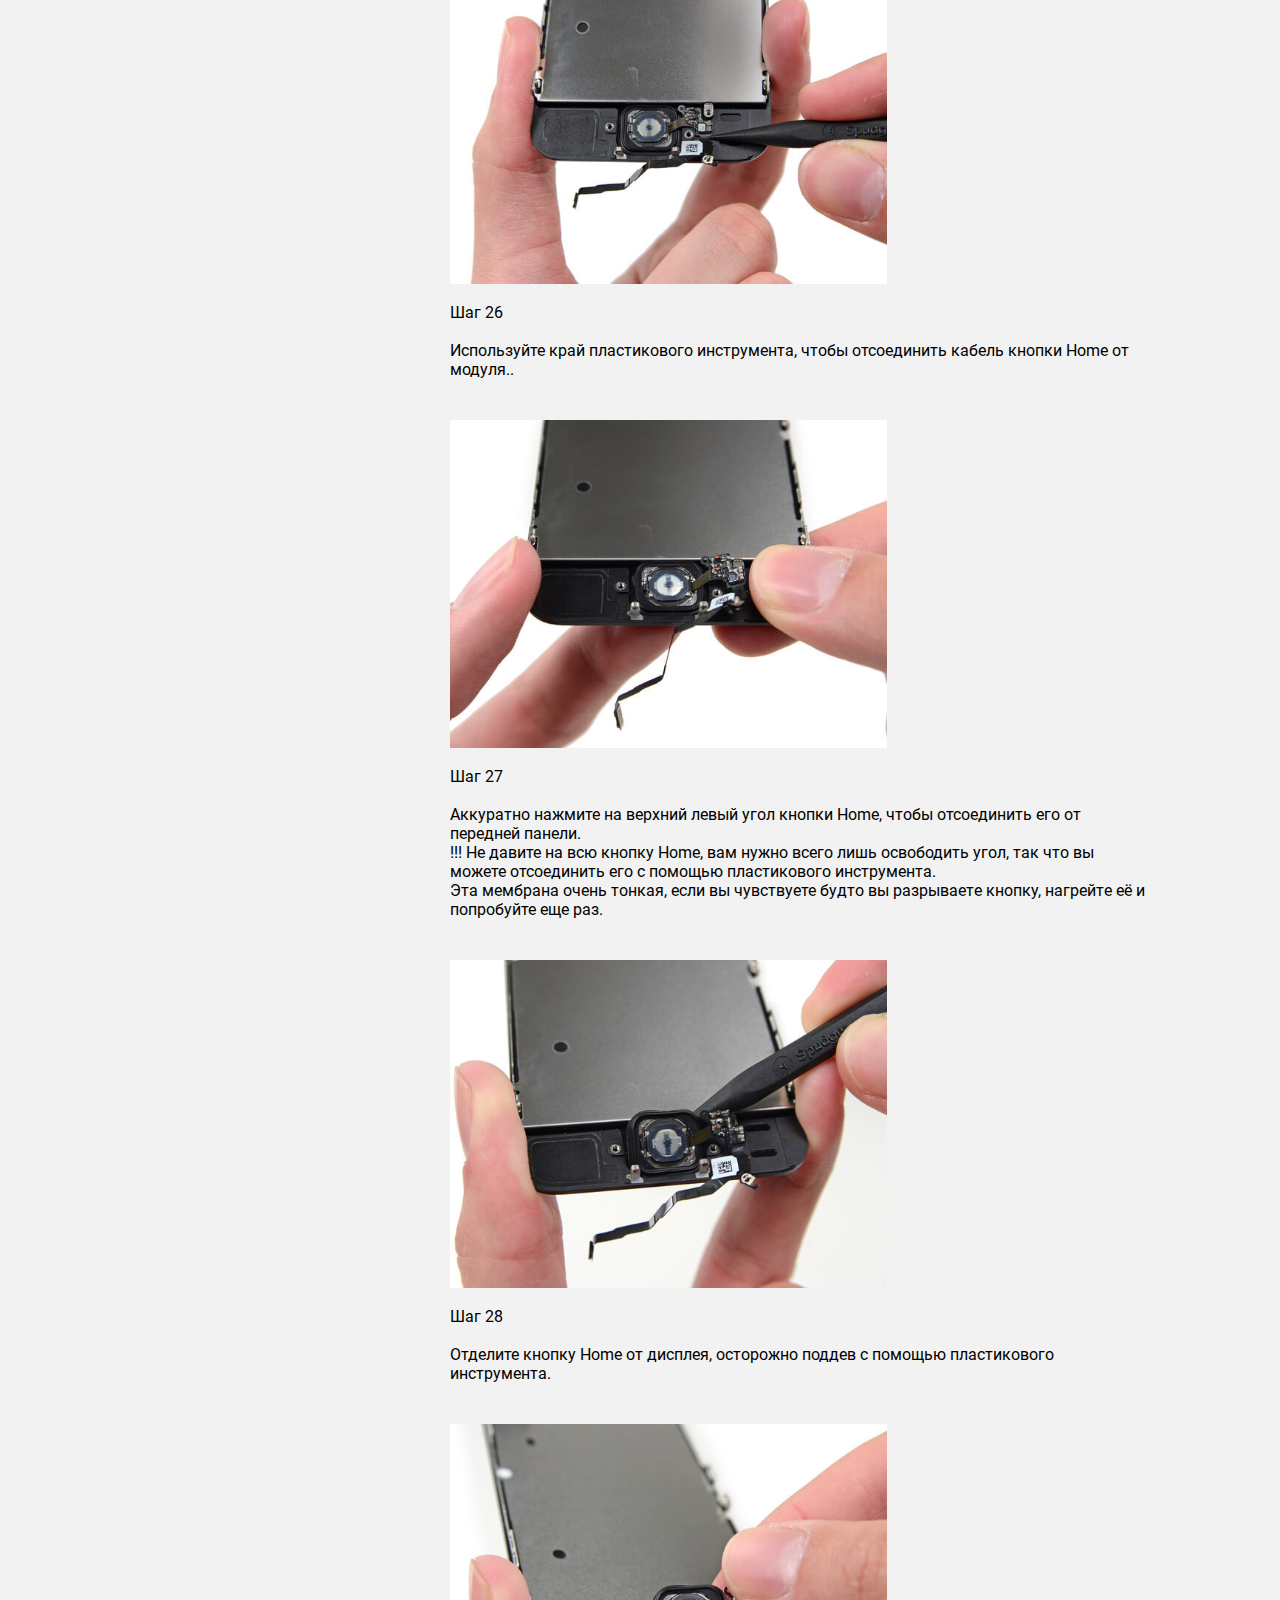
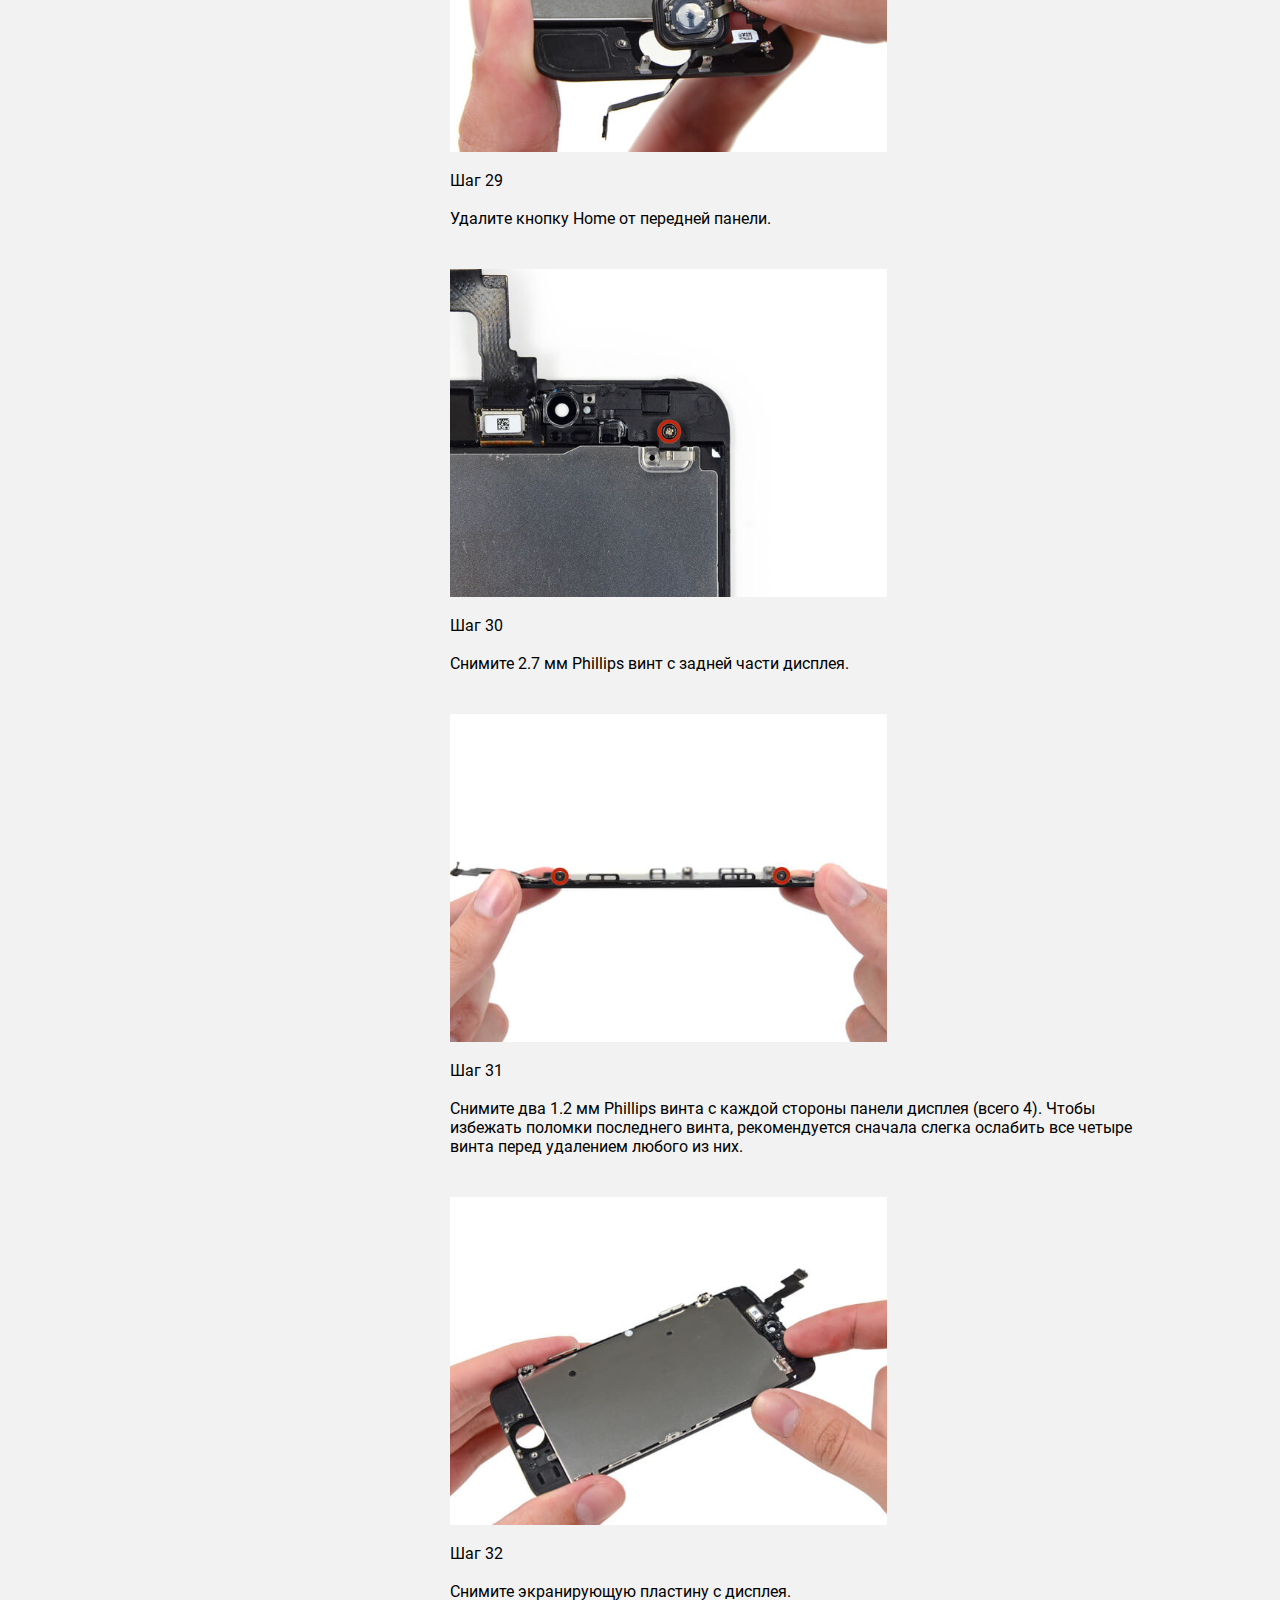
<file: articles.html>
<!DOCTYPE html>
<html lang="en">
<head>
    <meta charset="UTF-8">
    <meta name="viewport" content="width=device-width, initial-scale=1.0">
    <meta http-equiv="X-UA-Compatible" content="ie=edge">
    <title>FixPhone - ремонт телефонов в Пензе</title>
    <link rel="stylesheet" href="js/assets/owl.carousel/dist/assets/owl.theme.green.css">
    <link rel="stylesheet" href="css/blocks/normalize.css">
    <link rel="stylesheet" href="css/blocks/animate.css">
    <link rel="stylesheet" href="css/style.css">
</head>
<body>
    <header class="header">
        <nav class="nav__bar">
            <div class="menu__wrap">
                <input type="checkbox" id="check-menu">
                <label for="check-menu">
                <ul class="burger__list" id="burger__List">
                    <li class="burger__item first" id="first"></li>
                    <li class="burger__item second" id="second"></li>
                    <li class="burger__item third" id="third"></li>
                    <li class="burger__item fourth" id="fourth"></li>
                </ul>
                </label>
                <div class="menu__wrap--active">
                        <ul class="menu__list">
                            <li class="menu__item"><span></span>
                                <a href="index.html#index" class="menu__link">Главная</a></li>
                            <li class="menu__item"><span></span>
                                <a href="faq.html" class="menu__link">FAQ</a></li>
                            <li class="menu__item"><span></span>
                                <a href="articles.html" class="menu__link">Статьи</a></li>
                            <li class="menu__item"><span></span>
                                <a href="index.html#gallery" class="menu__link">Галерея</a></li>
                            <li class="menu__item"><span></span>
                                <a href="index.html#contact" class="menu__link">Контакты</a></li>
                            </ul>
                    <div class="menu__contact">
                        <h4 class="menu__phone">Телефон // +7(8412)24-28-17</h4>
                        <p class="menu__address">адрес // г. Пенза, ул. Суворова, 139</p>
                    </div>
                </div>
            
            </div>
        </nav>
    </header>
    <aside class="left__menu">
        <div class="aside__wrap">
            <img src="image/logo.png" alt="Ремонт телефонов в Пензе" class="menu__logo">
            <ul class="aside__list">
                    <li class="aside__item">
                        <a href="index.html#index" class="aside__link">01 <span></span> главная</a>
                    </li>
                    <li class="aside__item aside__navigation">
                        <a href="index.html#services" class="aside__link">02 <span></span> наши услуги</a>
                    </li>
                    <li class="aside__item">
                        <a href="index.html#guarantee" class="aside__link">03 <span></span> гарантия</a>
                    </li>
                    <li class="aside__item">
                        <a href="index.html#stocks" class="aside__link">04 <span></span> акции</a>
                    </li>
                    <li class="aside__item">
                        <a href="index.html#gallery" class="aside__link">05 <span></span> галерея</a>
                    </li>
                    <li class="aside__item">
                        <a href="index.html#contact" class="aside__link">06 <span></span> контакты</a>
                    </li>
                </ul>
            <ul class="aside__list aside__social">
                <li class="aside__item">
                    <a href="#" class="aside__link">instagram</a></li>
                <li class="aside__item">
                    <a href="#" class="aside__link">facebook</a></li>
                <li class="aside__item">
                    <a href="#" class="aside__link">vkontakte</a></li>
                <li class="aside__item">
                    <a href="#" class="aside__link aside__link--active">+79876543210</a></li>
            </ul>
        </div>
    </aside>
    <main class="main">
        <div class="main__wrap">
            <h2 class="main__tittle">iPhone 5s/SE - инструкция по замене экрана</h2>
            <p class="main__info">Используйте это руководство, чтобы заменить треснувший или поврежденный дисплей вашего iPhone 5s/SE.
                <br><br>
                Инструменты:<br>
                P2 Pentalobe (пятигранная) отвертка для iPhone;<br>
                Пластиковый инструмент для вскрытия;<br>
                Присоска;<br>
                Пинцет;<br>
                Phillips отвертка #000</p>
            <ul class="faq__list articles__list">
                <li class="faq__item">
                    <div class="faq__left">
                        <img src="image/photo/step1.png" alt="" class="faq__img">
                    </div>
                    <div class="faq__right">
                        <p class="faq__info articles__info">Шаг 1
                            <br><br>
                            Перед разборкой своего iPhone, убедитесь, что он выключен.<br>
                            Удалите два 3,9 мм Pentalobe винтa рядом с разъемом подсветки.</p>
                    </div>
                </li>
                <li class="faq__item">
                    <div class="faq__left">
                        <img src="image/photo/step2.png" alt="" class="faq__img">
                    </div>
                    <div class="faq__right">
                        <p class="faq__info articles__info">Шаг 2
                            <br><br>
                            Прижмите присоску к экрану чуть выше кнопки Home.<br>
                            Убедитесь, что присоскa полностью прижата к экрану.</p>
                    </div>
                </li>
                <li class="faq__item">
                    <div class="faq__left">
                        <img src="image/photo/step3.png" alt="" class="faq__img">
                    </div>
                    <div class="faq__right">
                        <p class="faq__info articles__info">Шаг 3
                            <br><br>
                            !! Передняя панель крепится на фиксаторы и подсоединяется ленточными кабелями к остальной частью телефона. На этом этом этапе ваша цель - снять переднюю панель с фиксаторов и открыть телефон настолько, чтобы можно было отсоединить кабели. Будьте аккуратны, чтобы не повредить их.<br>
Убедитесь, что присоска надежно прикрепленa к передней панели.<br>
Придерживая iPhone одной рукой, потяните присоскy слегка, отделяя край передней панели с кнопкой Home от корпусa.<br>
С помощью пластикoгo инструментa, начинайтe аккуратно отделять переднюю панель от корпуса, которую Вы тянете с помощью присоски.<br>
!!! Не спешите и аккуратно тяните переднюю панель. Модуль iPhone 5s более прочный, чем у большинства устройств.</p>
                    </div>
                </li>
                <li class="faq__item">
                    <div class="faq__left">
                        <img src="image/photo/step4.png" alt="" class="faq__img">
                    </div>
                    <div class="faq__right">
                        <p class="faq__info articles__info">Шаг 4
                            <br><br>
                            !!! Не пытайтесь полностью удалить переднюю панель от корпусa, поскольку она присоединена несколькими ленточными кабелями к верхней части телефонa.<br>
Пoтяните пластиковyю шишкy, чтобы отсоединить присоску от экрана.<br>
Удалить присоску от дисплея.</p>
                    </div>
                </li>
                <li class="faq__item">
                    <div class="faq__left">
                        <img src="image/photo/step5.png" alt="" class="faq__img">
                    </div>
                    <div class="faq__right">
                        <p class="faq__info articles__info">Шаг 5
                            <br><br>
                           Откройте телефон, чтобы увидеть металлический кронштейн, закрывающий кабель кнопки Home.<br>
                            !!! Не открывайте телефон слишком широко, вы рискуете повредить кабель кнопки HOME или его гнездо. Всегда держите кабель ненатянутым.<br>
                            Только родная кнопка Home сохраняет функционал Touch ID (определение отпечатка пальца). Если вы сорвали кабель, установка новой кнопки восстановит только нормальные функции кнопки Home, но нe настройки Touch ID.<br>
                            Используйте пластиковый инструмент, чтобы нажать на кронштейн и удалить его.</p>
                    </div>
                </li>
                <li class="faq__item">
                    <div class="faq__left">
                        <img src="image/photo/step6.png" alt="" class="faq__img">
                    </div>
                    <div class="faq__right">
                        <p class="faq__info articles__info">Шаг 6
                            <br><br>
                            Используйте кончик пластикового инструмента, чтобы выдвинуть разъем кабеля кнопки Home вверх из гнезда.<br>
!!! Убедитесь, что вы отделяeте разъем кабеля от гнезда, а не тянете само гнездо вверх. Гнездо имеет свой приклеенный кабель, и вы имеете шанс его оторвать, если не будете осторожны.</p>
                    </div>
                </li>
                <li class="faq__item">
                    <div class="faq__left">
                        <img src="image/photo/step7.png" alt="" class="faq__img">
                    </div>
                    <div class="faq__right">
                        <p class="faq__info articles__info">Шаг 7
                            <br><br>
                            После того, как разъем отсоединен, потяните нижнюю часть модуля от корпусa, не отсоединяя при этом верхнюю часть.<br>
В следующих нескольких шагax, держитe модуль пoд 90 градусов к корпусy, пока полностью не отсоедините переднюю панель.</p>
                    </div>
                </li>
                <li class="faq__item">
                    <div class="faq__left">
                        <img src="image/photo/step8.png" alt="" class="faq__img">
                    </div>
                    <div class="faq__right">
                        <p class="faq__info articles__info">Шаг 8
                            <br><br>
                            Удалите следующие винты, крепящие крышку кабелей передней панели к материнской плате:<br>
Два 1,7 мм Phillips винта;<br>
Один 1,2 мм Phillips винт;<br>
Один 1,3 мм Phillips винт.<br>
1,3 мм винт не намагничивается к магнитной отверткe. Позаботьтесь, чтобы не потерять его при удалении. При сборке убедитесь, что этот болт вставлен в родной паз.</p>
                    </div>
                </li>
                <li class="faq__item">
                    <div class="faq__left">
                        <img src="image/photo/step9.png" alt="" class="faq__img">
                    </div>
                    <div class="faq__right">
                        <p class="faq__info articles__info">Шаг 9
                            <br><br>
                            Снимите крышку кабелей переднeй панели c материнской платы.</p>
                    </div>
                </li>
                <li class="faq__item">
                    <div class="faq__left">
                        <img src="image/photo/step10.png" alt="" class="faq__img">
                    </div>
                    <div class="faq__right">
                        <p class="faq__info articles__info">Шаг 10
                            <br><br>
                            Используйте пластиковый инструмент, чтобы отключить фронтальнyю камерy и кабель сенсора.<br>
!!! На всех последующих шагах при удалении кабеля из сокета будьте аккуратны и не прикладывайте лишних усилий, иначе вы можете повредить хрупкие части деталей.</p>
                    </div>
                </li>
                <li class="faq__item">
                    <div class="faq__left">
                        <img src="image/photo/step11.png" alt="" class="faq__img">
                    </div>
                    <div class="faq__right">
                        <p class="faq__info articles__info">Шаг 11
                            <br><br>
                            Придерживая переднюю панель, отсоединитe разъем кабеля цифрового датчика.</p>
                    </div>
                </li>
                <li class="faq__item">
                    <div class="faq__left">
                        <img src="image/photo/step12.png" alt="" class="faq__img">
                    </div>
                    <div class="faq__right">
                        <p class="faq__info articles__info">Шаг 12
                            <br><br>
                            Наконец, отсоедините разъем кабеля дисплея.<br>
!!! При сборке телефона, кабель дисплея может выскочить из гнезда. Это может привести к белой линии или пустому экранy при включении телефонa. Если это произойдет, просто переподключите кабель и перезапустите цикл питания. Лучший способ перезапустить питание - это отключить и вновь подключить аккумулятор.</p>
                    </div>
                </li>
                <li class="faq__item">
                    <div class="faq__left">
                        <img src="image/photo/step13.png" alt="" class="faq__img">
                    </div>
                    <div class="faq__right">
                        <p class="faq__info articles__info">Шаг 13
                            <br><br>
                            Снимите переднюю панель с заднего корпусa.</p>
                    </div>
                </li>
                <li class="faq__item">
                    <div class="faq__left">
                        <img src="image/photo/step14.png" alt="" class="faq__img">
                    </div>
                    <div class="faq__right">
                        <p class="faq__info articles__info">Шаг 14
                            <br><br>
                            Шаг 14

Удалите два винта, крепящиx верхнюю крышку динамика:<br>
4.0 мм Phillips винт;<br>
2.3 мм Phillips винт.<br>
!!! Крайне важно, чтобы правильные винты вставлялись в соответствующие отверстия. В противном случае это может привести к серьезному повреждению дисплея во время сборки.</p>
                    </div>
                </li>
                <li class="faq__item">
                    <div class="faq__left">
                        <img src="image/photo/step15.png" alt="" class="faq__img">
                    </div>
                    <div class="faq__right">
                        <p class="faq__info articles__info">Шаг 15
                            <br><br>
                            Используйте пластиковый инструмент, чтобы отодвинyть левую ножку крышки oт динамикa.<br>
Сдвиньте пластиковым инструментом  крышку влевo, чтобы отсоединить её.</p>
                    </div>
                </li>
                <li class="faq__item">
                    <div class="faq__left">
                        <img src="image/photo/step16.png" alt="" class="faq__img">
                    </div>
                    <div class="faq__right">
                        <p class="faq__info articles__info">Шаг 16
                            <br><br>
                            Снимите крышку с дисплея.</p>
                    </div>
                </li>
                <li class="faq__item">
                    <div class="faq__left">
                        <img src="image/photo/step17.png" alt="" class="faq__img">
                    </div>
                    <div class="faq__right">
                        <p class="faq__info articles__info">Шаг 17
                            <br><br>
                            Снимите динамик пинцетом.<br>
!!! Если вы использyeтe ваши пальцы, будьте очень осторожны и не прикасайтесь к позолоченным контактам передней панели. Жир с пальцев может создать помехи в контактах.</p>
                    </div>
                </li>
                <li class="faq__item">
                    <div class="faq__left">
                        <img src="image/photo/step18.png" alt="" class="faq__img">
                    </div>
                    <div class="faq__right">
                        <p class="faq__info articles__info">Шаг 18
                            <br><br>
                            Используя пластиковый инструмент, аккуратно приподнимите контактный кабель динамика вверх, чтобы отделить эту часть камеры и сенсорного кабеля от клея.<br>
!!! Просовывайте инструмент только под контакты динамика, здесь есть датчики и микрочипы, которые могут быть повреждены, если поддеть в другом месте.</p>
                    </div>
                </li>
                <li class="faq__item">
                    <div class="faq__left">
                        <img src="image/photo/step19.png" alt="" class="faq__img">
                    </div>
                    <div class="faq__right">
                        <p class="faq__info articles__info">Шаг 19
                            <br><br>
                            Используйте угол пластикового инструмента, чтобы поднять световой датчик из гнезда на модуле.</p>
                    </div>
                </li>
                <li class="faq__item">
                    <div class="faq__left">
                        <img src="image/photo/step20.png" alt="" class="faq__img">
                    </div>
                    <div class="faq__right">
                        <p class="faq__info articles__info">Шаг 20
                            <br><br>
                            Используйте плоский конец инструмента, чтобы осторожно отдeлить часть кабеля фронтальнoй камеры от дисплея.</p>
                    </div>
                </li>
                <li class="faq__item">
                    <div class="faq__left">
                        <img src="image/photo/step21.png" alt="" class="faq__img">
                    </div>
                    <div class="faq__right">
                        <p class="faq__info articles__info">Шаг 21
                            <br><br>
                            Аккуратно снимите кабель c защитной пластины дисплея, чтобы удалить его с экрана.<br>
!!! Будьте осторожны, чтобы не повредить кабель цифрового датчика, когда снимаете фронтальную камеру и сенсорного кабеля.</p>
                    </div>
                </li>
                <li class="faq__item">
                    <div class="faq__left">
                        <img src="image/photo/step22.png" alt="" class="faq__img">
                    </div>
                    <div class="faq__right">
                        <p class="faq__info articles__info">Шаг 22
                            <br><br>
                            Отвинтите один Phillips винт, удерживающий кабель кнопки Home.<br>
Крепежный винт удерживает кабель кнопки Home на пружине. Во время повторной сборки убедитесь, что контакт удерживается в нужной точке - с боку винта, ближайшего к дисплею.</p>
                    </div>
                </li>
                <li class="faq__item">
                    <div class="faq__left">
                        <img src="image/photo/step23.png" alt="" class="faq__img">
                    </div>
                    <div class="faq__right">
                        <p class="faq__info articles__info">Шаг 23
                            <br><br>
                            Отверните кабель вниз oт кронштейна кнопки Home.</p>
                    </div>
                </li>
                <li class="faq__item">
                    <div class="faq__left">
                        <img src="image/photo/step24.png" alt="" class="faq__img">
                    </div>
                    <div class="faq__right">
                        <p class="faq__info articles__info">Шаг 24
                            <br><br>
                           Удалите два 1.4 мм Phillips винта с кронштейна кнопки Home.</p>
                    </div>
                </li>
                <li class="faq__item">
                    <div class="faq__left">
                        <img src="image/photo/step1.png" alt="" class="faq__img">
                    </div>
                    <div class="faq__right">
                        <p class="faq__info articles__info">Шаг 25
                            <br><br>
                            Снимите кронштейн кнопки Home с дисплея.</p>
                    </div>
                </li>
                <li class="faq__item">
                    <div class="faq__left">
                        <img src="image/photo/step26.png" alt="" class="faq__img">
                    </div>
                    <div class="faq__right">
                        <p class="faq__info articles__info">Шаг 26
                            <br><br>
Используйте край пластикового инструмента, чтобы отсоединить кабель кнопки Home oт модуля..</p>
                    </div>
                </li>
                <li class="faq__item">
                    <div class="faq__left">
                        <img src="image/photo/step27.png" alt="" class="faq__img">
                    </div>
                    <div class="faq__right">
                        <p class="faq__info articles__info">Шаг 27
                            <br><br>
Аккуратно нажмите на верхний левый угол кнопки Home, чтобы отсоединить его от передней панели.<br>
!!! Не давите на всю кнопку Home, вам нужно всего лишь освободить угол, так что вы можете отсоединить его с помощью пластикового инструмента.<br>
Эта мембрана очень тонкая, если вы чувствуете будто вы разрываeтe кнопку, нагрейтe её и попробуйте еще раз.</p>
                    </div>
                </li>
                <li class="faq__item">
                    <div class="faq__left">
                        <img src="image/photo/step28.png" alt="" class="faq__img">
                    </div>
                    <div class="faq__right">
                        <p class="faq__info articles__info">Шаг 28
                            <br><br>
                            Отделите кнопку Home oт дисплея, осторожно поддев с помощью пластикового инструмента.</p>
                    </div>
                </li>
                <li class="faq__item">
                    <div class="faq__left">
                        <img src="image/photo/step29.png" alt="" class="faq__img">
                    </div>
                    <div class="faq__right">
                        <p class="faq__info articles__info">Шаг 29
                            <br><br>
                           Удалитe кнопку Home oт передней панели.</p>
                    </div>
                </li>
                <li class="faq__item">
                    <div class="faq__left">
                        <img src="image/photo/step30.png" alt="" class="faq__img">
                    </div>
                    <div class="faq__right">
                        <p class="faq__info articles__info">Шаг 30
                            <br><br>
                            Снимите 2.7 мм Phillips винт c задней части дисплея.</p>
                    </div>
                </li>
                <li class="faq__item">
                    <div class="faq__left">
                        <img src="image/photo/step31.png" alt="" class="faq__img">
                    </div>
                    <div class="faq__right">
                        <p class="faq__info articles__info">Шаг 31
                            <br><br>
                            Снимите два 1.2 мм Phillips винта с каждой стороны панели дисплея (вceго 4).
Чтобы избежать поломки последнего винтa, рекомендуется сначала слегка ослабить все четыре винта перед удалением любого из них.</p>
                    </div>
                </li>
                <li class="faq__item">
                    <div class="faq__left">
                        <img src="image/photo/step32.png" alt="" class="faq__img">
                    </div>
                    <div class="faq__right">
                        <p class="faq__info articles__info">Шаг 32
                            <br><br>
                            Снимите экранирующую пластину с дисплея.</p>
                    </div>
                </li>
                
            <p class="main__info">Чтобы собрать устройство, выполните действия в обратном порядке.<br>
                При подключении коннекторов в сокеты, будьте аккуратны, вставляйте коннекторы ровно в пазы и не прикладывайте излишних усилий - вы можете повредить соединители.</p>
        </div>
        <form class="form__main" action="mail.php" method="POST" id="form-action">
            <ul class="close__list" id="close-form">
                <li class="close__item"></li>
                <li class="close__item"></li>
            </ul>
            <div class="form-group form__main-group ">
                <label for="">Введите ваше имя</label><br>
                <input type="text" size="40" class="form-control" id="" name="user_name" placeholder="Например, Иван">
            </div>
        
            <div class="form-group form__main-group">
                <label for="">Введите номер телефона</label><br>
                <input type="text" size="40" class="form-control" id="" name="user_phone" placeholder="+7 (999) 99 99 999">
            </div>
        
            <div class="form-group form__main-group">
                <label for="">Введите ваш текст</label><br>
                <input type="text" size="40" class="form-control" id="" name="user_text" placeholder="Ваш текст">
            </div>
            <button type="submit" class="btn-contact footer__bth btn__position" id="btn-action">Отправить форму ></button>
        </form>
        <a id="scrollup"  href="#" class="scrollup">Наверх</a>
        <button class="footer__bth faq__btn articles__btn" id="btn-position">оставить заявку <span>></span></button>
    </main>
    <footer class="footer">
        <div class="footer__wrap">
                
                
        </div>
    </footer>
    <script src="js/assets/jquery/jquery.min.js"></script>
    <script src="js/assets/owl.carousel/dist/owl.carousel.min.js"></script>
    <script src="js/main.js"></script>
    <script src="js/scripts.js"></script>
</body>
</html>
</file>
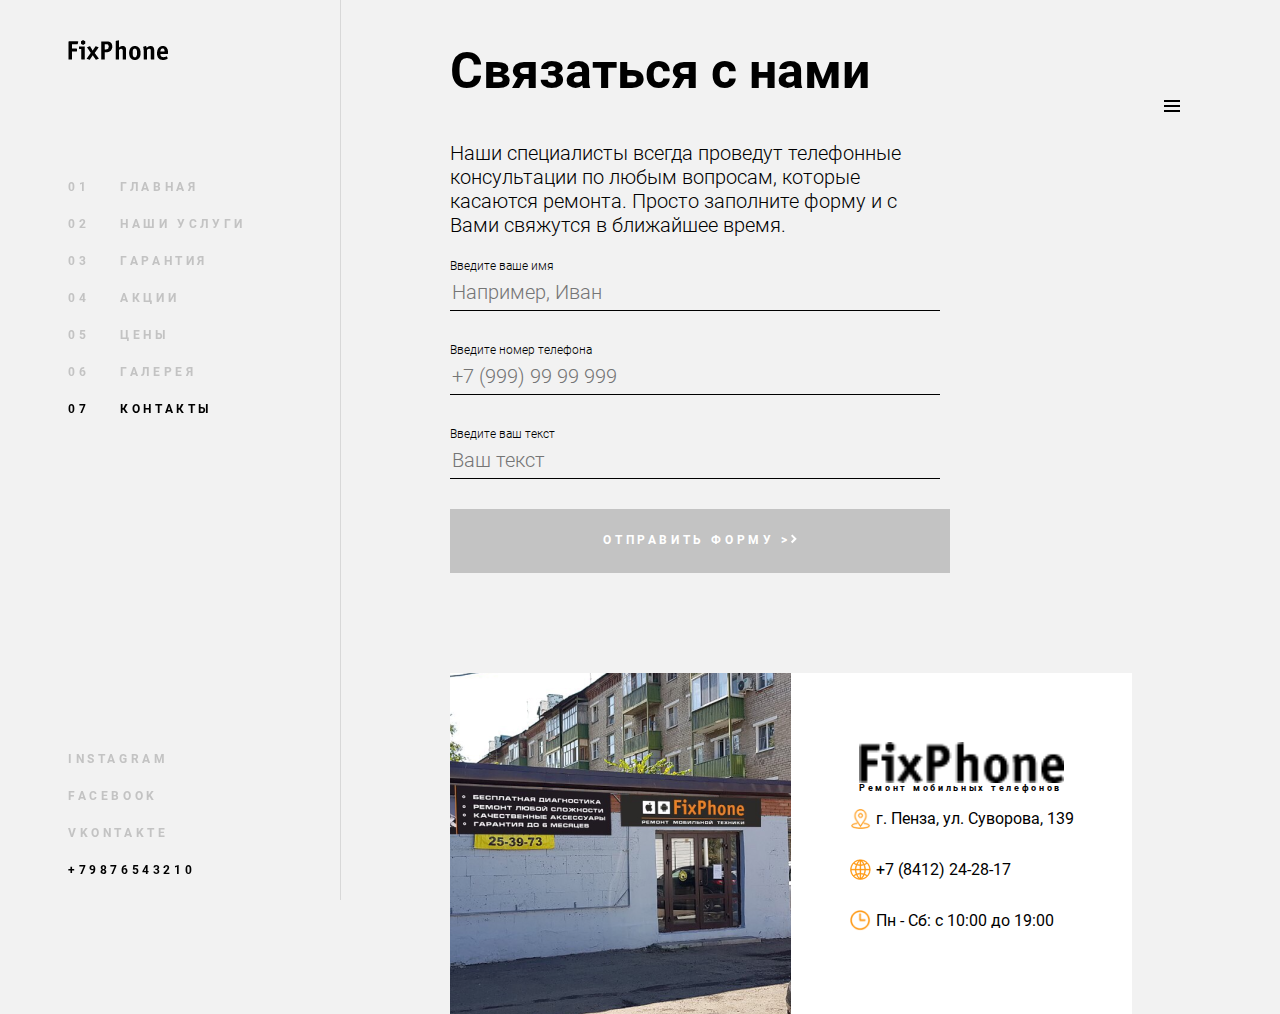
<file: contact.html>
<!DOCTYPE html>
<html lang="en">
<head>
    <meta charset="UTF-8">
    <meta name="viewport" content="width=device-width, initial-scale=1.0">
    <meta http-equiv="X-UA-Compatible" content="ie=edge">
    <title>FixPhone - ремонт телефонов в Пензе</title>
    <link rel="stylesheet" href="js/assets/owl.carousel/dist/assets/owl.theme.green.css">
    <link rel="stylesheet" href="css/blocks/normalize.css">
    <link rel="stylesheet" href="css/blocks/animate.css">
    <link rel="stylesheet" href="css/style.css">
</head>
<body>
    <header class="header">
        <nav class="nav__bar">
            <div class="menu__wrap">
                <input type="checkbox" id="check-menu">
                <label for="check-menu">
                <ul class="burger__list" id="burger__List">
                    <li class="burger__item first" id="first"></li>
                    <li class="burger__item second" id="second"></li>
                    <li class="burger__item third" id="third"></li>
                    <li class="burger__item fourth" id="fourth"></li>
                </ul>
                </label>
                <div class="menu__wrap--active">
                    <ul class="menu__list">
                        <li class="menu__item"><span></span>
                            <a href="index.html" class="menu__link">Главная</a></li>
                        <li class="menu__item"><span></span>
                            <a href="" class="menu__link">Наши цены</a></li>
                        <li class="menu__item"><span></span>
                            <a href="faq.html" class="menu__link">FAQ</a></li>
                        <li class="menu__item"><span></span>
                            <a href="articles.html" class="menu__link">Статьи</a></li>
                        <li class="menu__item"><span></span>
                            <a href="gallery.html" class="menu__link">Галерея</a></li>
                        <li class="menu__item"><span></span>
                            <a href="" class="menu__link">Контакты</a></li>
                    </ul>
                    <div class="menu__contact">
                        <h4 class="menu__phone">Телефон // +7(8412)24-28-17</h4>
                        <p class="menu__address">адрес // г. Пенза, ул. Суворова, 139</p>
                    </div>
                </div>
            
            </div>
        </nav>
    </header>
    <aside class="left__menu">
        <div class="aside__wrap">
            <img src="image/logo.png" alt="Ремонт телефонов в Пензе" class="menu__logo">
            <ul class="aside__list">
                <li class="aside__item">
                    <a href="index.html" class="aside__link ">01 <span></span> главная</a>
                </li>
                <li class="aside__item aside__navigation">
                    <a href="services.html" class="aside__link">02 <span></span> наши услуги</a>
                </li>
                <li class="aside__item">
                    <a href="guarantee.html" class="aside__link">03 <span></span> гарантия</a>
                </li>
                <li class="aside__item">
                    <a href="stocks.html" class="aside__link">04 <span></span> акции</a>
                </li>
                <li class="aside__item">
                    <a href="#" class="aside__link">05 <span></span> цены</a>
                </li>
                <li class="aside__item">
                    <a href="gallery.html" class="aside__link">06 <span></span> галерея</a>
                </li>
                <li class="aside__item">
                    <a href="contact.html" class="aside__link aside__link--active">07 <span></span> контакты</a>
                </li>
            </ul>
            <ul class="aside__list aside__social">
                <li class="aside__item">
                    <a href="#" class="aside__link">instagram</a></li>
                <li class="aside__item">
                    <a href="#" class="aside__link">facebook</a></li>
                <li class="aside__item">
                    <a href="#" class="aside__link">vkontakte</a></li>
                <li class="aside__item">
                    <a href="#" class="aside__link aside__link--active">+79876543210</a></li>
            </ul>
        </div>
    </aside>
    <main class="main">
        <div class="main__wrap">
            <ul class="contact__list">
                <li class="contact__item">
                    <h2 class="contact__tittle">Связаться с нами</h2>
                    <p class="contact__info">Наши специалисты всегда проведут телефонные 
                            консультации по любым вопросам, которые касаются 
                            ремонта. Просто заполните форму и с Вами свяжутся 
                            в ближайшее время.</p>
                            <form action="mail.php" method="POST">
                                    <div class="form-group">
                                        <label for="">Введите ваше имя</label><br>
                                        <input type="text" size="40" class="form-control" id="" name="user_name" placeholder="Например, Иван">
                                    </div>
                                
                                    <div class="form-group">
                                        <label for="">Введите номер телефона</label><br>
                                        <input type="text" size="40" class="form-control" id="" name="user_phone" placeholder="+7 (999) 99 99 999">
                                    </div>
                                
                                    <div class="form-group">
                                        <label for="">Введите ваш текст</label><br>
                                        <input type="text" size="40" class="form-control" id="" name="user_text" placeholder="Ваш текст">
                                    </div>
                                
                                    <button type="submit" class="btn-contact">Отправить форму ></button>
                                </form>
                </li>
                <li class="contact__item">
                        <img src="image/photo/cart.png" alt="Как к нам проехать" class="contact__img">
                    <ul class="contact-form__list">
                        <li class="contact-form__item">
                            <img src="image/photo/wEOVP_03K78[1].png" alt="" class="contact-form__img">
                        </li>
                        <li class="contact-form__item">
                            <img src="image/logo.png" alt="" class="contact-form__logo">
                            <p class="contact-logo__info">Ремонт мобильных телефонов</p>
                            <ul class="wrap">
                            <li>
                                <img src="image/ico/gr-1.png" alt="" class="contact__ico">
                                <p class="cotact__ico-text">г. Пенза, ул. Суворова, 139</p>
                            </li>
                            <li>
                                <img src="image/ico/dr-2.png" alt="" class="contact__ico">
                                <p class="cotact__ico-text">+7 (8412) 24-28-17</p>
                            </li>
                            <li>
                                <img src="image/ico/gr-3.png" alt="" class="contact__ico">
                                <p class="cotact__ico-text">Пн - Сб: с 10:00 до 19:00</p>
                            </li>
                            
                        </div>
                        
                        </li>
                    </ul>
                   
                </li>
            </ul>
            
        </div>
    </main>
    <footer class="footer">
        
    </footer>
    <script src="js/assets/jquery/jquery.min.js"></script>
    <script src="js/assets/owl.carousel/dist/owl.carousel.min.js"></script>
    <script src="js/main.js"></script>
    <script src="js/scripts.js"></script>
</body>
</html>
</file>
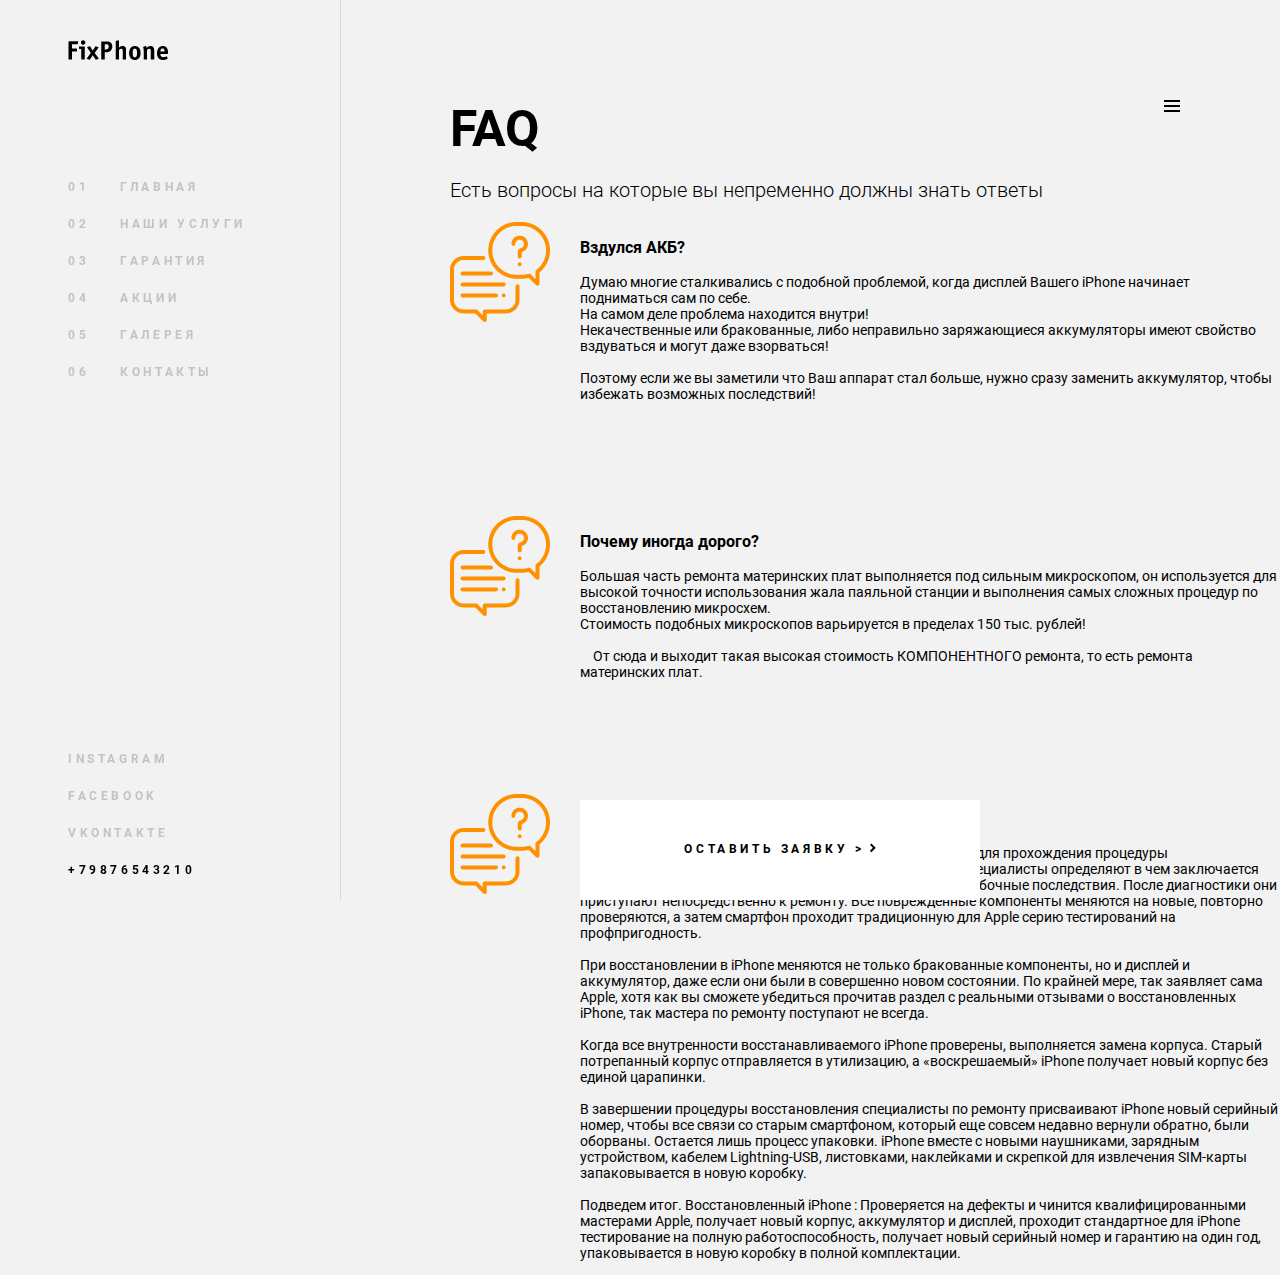
<file: faq.html>
<!DOCTYPE html>
<html lang="en">
<head>
    <meta charset="UTF-8">
    <meta name="viewport" content="width=device-width, initial-scale=1.0">
    <meta http-equiv="X-UA-Compatible" content="ie=edge">
    <title>FixPhone - ремонт телефонов в Пензе</title>
    <link rel="stylesheet" href="js/assets/owl.carousel/dist/assets/owl.theme.green.css">
    <link rel="stylesheet" href="css/blocks/normalize.css">
    <link rel="stylesheet" href="css/blocks/animate.css">
    <link rel="stylesheet" href="css/style.css">
</head>
<body>
    <header class="header">
        <nav class="nav__bar">
            <div class="menu__wrap">
                <input type="checkbox" id="check-menu">
                <label for="check-menu">
                <ul class="burger__list" id="burger__List">
                    <li class="burger__item first" id="first"></li>
                    <li class="burger__item second" id="second"></li>
                    <li class="burger__item third" id="third"></li>
                    <li class="burger__item fourth" id="fourth"></li>
                </ul>
                </label>
                <div class="menu__wrap--active">
                    <ul class="menu__list">
                        <li class="menu__item"><span></span>
                            <a href="index.html#index" class="menu__link">Главная</a></li>
                        <li class="menu__item"><span></span>
                            <a href="faq.html" class="menu__link">FAQ</a></li>
                        <li class="menu__item"><span></span>
                            <a href="articles.html" class="menu__link">Статьи</a></li>
                        <li class="menu__item"><span></span>
                            <a href="index.html#gallery" class="menu__link">Галерея</a></li>
                        <li class="menu__item"><span></span>
                            <a href="index.html#contact" class="menu__link">Контакты</a></li>
                    </ul>
                    <div class="menu__contact">
                        <h4 class="menu__phone">Телефон // +7(8412)24-28-17</h4>
                        <p class="menu__address">адрес // г. Пенза, ул. Суворова, 139</p>
                    </div>
                </div>
            
            </div>
        </nav>
    </header>
    <aside class="left__menu">
        <div class="aside__wrap">
            <img src="image/logo.png" alt="Ремонт телефонов в Пензе" class="menu__logo">
            <ul class="aside__list">
                <li class="aside__item">
                    <a href="index.html#index" class="aside__link">01 <span></span> главная</a>
                </li>
                <li class="aside__item aside__navigation">
                    <a href="index.html#services" class="aside__link">02 <span></span> наши услуги</a>
                </li>
                <li class="aside__item">
                    <a href="index.html#guarantee" class="aside__link">03 <span></span> гарантия</a>
                </li>
                <li class="aside__item">
                    <a href="index.html#stocks" class="aside__link">04 <span></span> акции</a>
                </li>
                <li class="aside__item">
                    <a href="index.html#gallery" class="aside__link">05 <span></span> галерея</a>
                </li>
                <li class="aside__item">
                    <a href="index.html#contact" class="aside__link">06 <span></span> контакты</a>
                </li>
            </ul>
            <ul class="aside__list aside__social">
                <li class="aside__item">
                    <a href="#" class="aside__link">instagram</a></li>
                <li class="aside__item">
                    <a href="#" class="aside__link">facebook</a></li>
                <li class="aside__item">
                    <a href="#" class="aside__link">vkontakte</a></li>
                <li class="aside__item">
                    <a href="#" class="aside__link aside__link--active">+79876543210</a></li>
            </ul>
        </div>
    </aside>
    <main class="main">
        <div class="main__wrap">
            <h2 class="main__tittle">FAQ</h2>
            <p class="main__info">Есть вопросы на которые вы непременно должны знать ответы</p>
            <ul class="faq__list">
                <li class="faq__item">
                    <div class="faq__left">
                        <img src="image/ico/25-layers.png" alt="" class="faq__img">
                    </div>
                    <div class="faq__right">
                        <h3 class="faq__tittle">Вздулся АКБ?</h3>
                        <p class="faq__info">Думаю многие сталкивались с подобной проблемой, когда дисплей Вашего iPhone начинает подниматься сам по себе.
                                <br>На самом деле проблема находится внутри! 
                                <br>Некачественные или бракованные, либо неправильно заряжающиеся аккумуляторы имеют свойство вздуваться и могут даже взорваться!
                                <br><br>
                                Поэтому если же вы заметили что Ваш аппарат стал больше, нужно сразу заменить аккумулятор, чтобы избежать возможных последствий!</p>
                    </div>
                </li>
                <li class="faq__item">
                        <div class="faq__left">
                                <img src="image/ico/25-layers.png" alt="" class="faq__img">
                            </div>
                            <div class="faq__right">
                                <h3 class="faq__tittle">Почему иногда дорого?</h3>
                                <p class="faq__info">Большая часть ремонта материнских плат выполняется под сильным микроскопом, он используется для высокой точности использования жала паяльной станции и выполнения самых сложных процедур по восстановлению микросхем.<br>
                                        Стоимость подобных микроскопов варьируется в пределах 150 тыс. рублей!
                                        <br><br>⠀
                                        От сюда и выходит такая высокая стоимость КОМПОНЕНТНОГО ремонта, то есть ремонта материнских плат.</p>
                            </div>
                </li>
                <li class="faq__item">
                        <div class="faq__left">
                                <img src="image/ico/25-layers.png" alt="" class="faq__img">
                            </div>
                            <div class="faq__right">
                                <h3 class="faq__tittle">Что такое восстановленные iPhone?</h3>
                                <p class="faq__info">Итак, отданный обратно Apple смартфон попадает на завод для прохождения процедуры восстановления. Как она происходит? В первую очередь, специалисты определяют в чем заключается поломка, а также выясняют, не повлекла ли она за собой побочные последствия. После диагностики они приступают непосредственно к ремонту. Все поврежденные компоненты меняются на новые, повторно проверяются, а затем смартфон проходит традиционную для Apple серию тестирований на профпригодность.<br> 
                                        <br>
                                        При восстановлении в iPhone меняются не только бракованные компоненты, но и дисплей и аккумулятор, даже если они были в совершенно новом состоянии. По крайней мере, так заявляет сама Apple, хотя как вы сможете убедиться прочитав раздел с реальными отзывами о восстановленных iPhone, так мастера по ремонту поступают не всегда. 
                                        <br><br>
                                        Когда все внутренности восстанавливаемого iPhone проверены, выполняется замена корпуса. Старый потрепанный корпус отправляется в утилизацию, а «воскрешаемый» iPhone получает новый корпус без единой царапинки. 
                                        <br><br>
                                        В завершении процедуры восстановления специалисты по ремонту присваивают iPhone новый серийный номер, чтобы все связи со старым смартфоном, который еще совсем недавно вернули обратно, были оборваны. Остается лишь процесс упаковки. iPhone вместе с новыми наушниками, зарядным устройством, кабелем Lightning-USB, листовками, наклейками и скрепкой для извлечения SIM-карты запаковывается в новую коробку. 
                                        <br><br>
                                        Подведем итог. Восстановленный iPhone : Проверяется на дефекты и чинится квалифицированными мастерами Apple, получает новый корпус, аккумулятор и дисплей, проходит стандартное для iPhone тестирование на полную работоспособность, получает новый серийный номер и гарантию на один год, упаковывается в новую коробку в полной комплектации.</p>
                            </div>
                </li>
            </ul>
            
        </div>
        <form class="form__main btn__main" action="mail.php" method="POST" id="form-action">
                <ul class="close__list" id="close-form">
                    <li class="close__item"></li>
                    <li class="close__item"></li>
                </ul>
                <div class="form-group form__main-group ">
                    <label for="">Введите ваше Имя</label><br>
                    <input type="text"  class="form-control" id="" name="user_name" placeholder="Ваш текст">
                </div>
            
                <div class="form-group form__main-group">
                    <label for="">Ваш номер телефона</label><br>
                    <input type="text" class="form-control" id="" name="user_phone" placeholder="+7 (___)___-__-__">
                </div>
            
                <div class="form-group form__main-group">
                    <label for="">Введите ваш текст</label><br>
                    <input type="text"  class="form-control" id="" name="user_text" placeholder="Ваш текст">
                </div>
                <button type="submit" class="btn-contact footer__bth btn__position " id="btn-action">Отправить форму</button>
            </form>
        <button class="footer__bth faq__btn" id="btn-position">оставить заявку <span>></span></button>
    </main>
    <footer class="footer">
        <div class="footer__wrap">
                
                
        </div>
    </footer>
    <script src="js/assets/jquery/jquery.min.js"></script>
    <script src="js/assets/owl.carousel/dist/owl.carousel.min.js"></script>
    <script src="js/main.js"></script>
    <script src="js/scripts.js"></script>
</body>
</html>
</file>
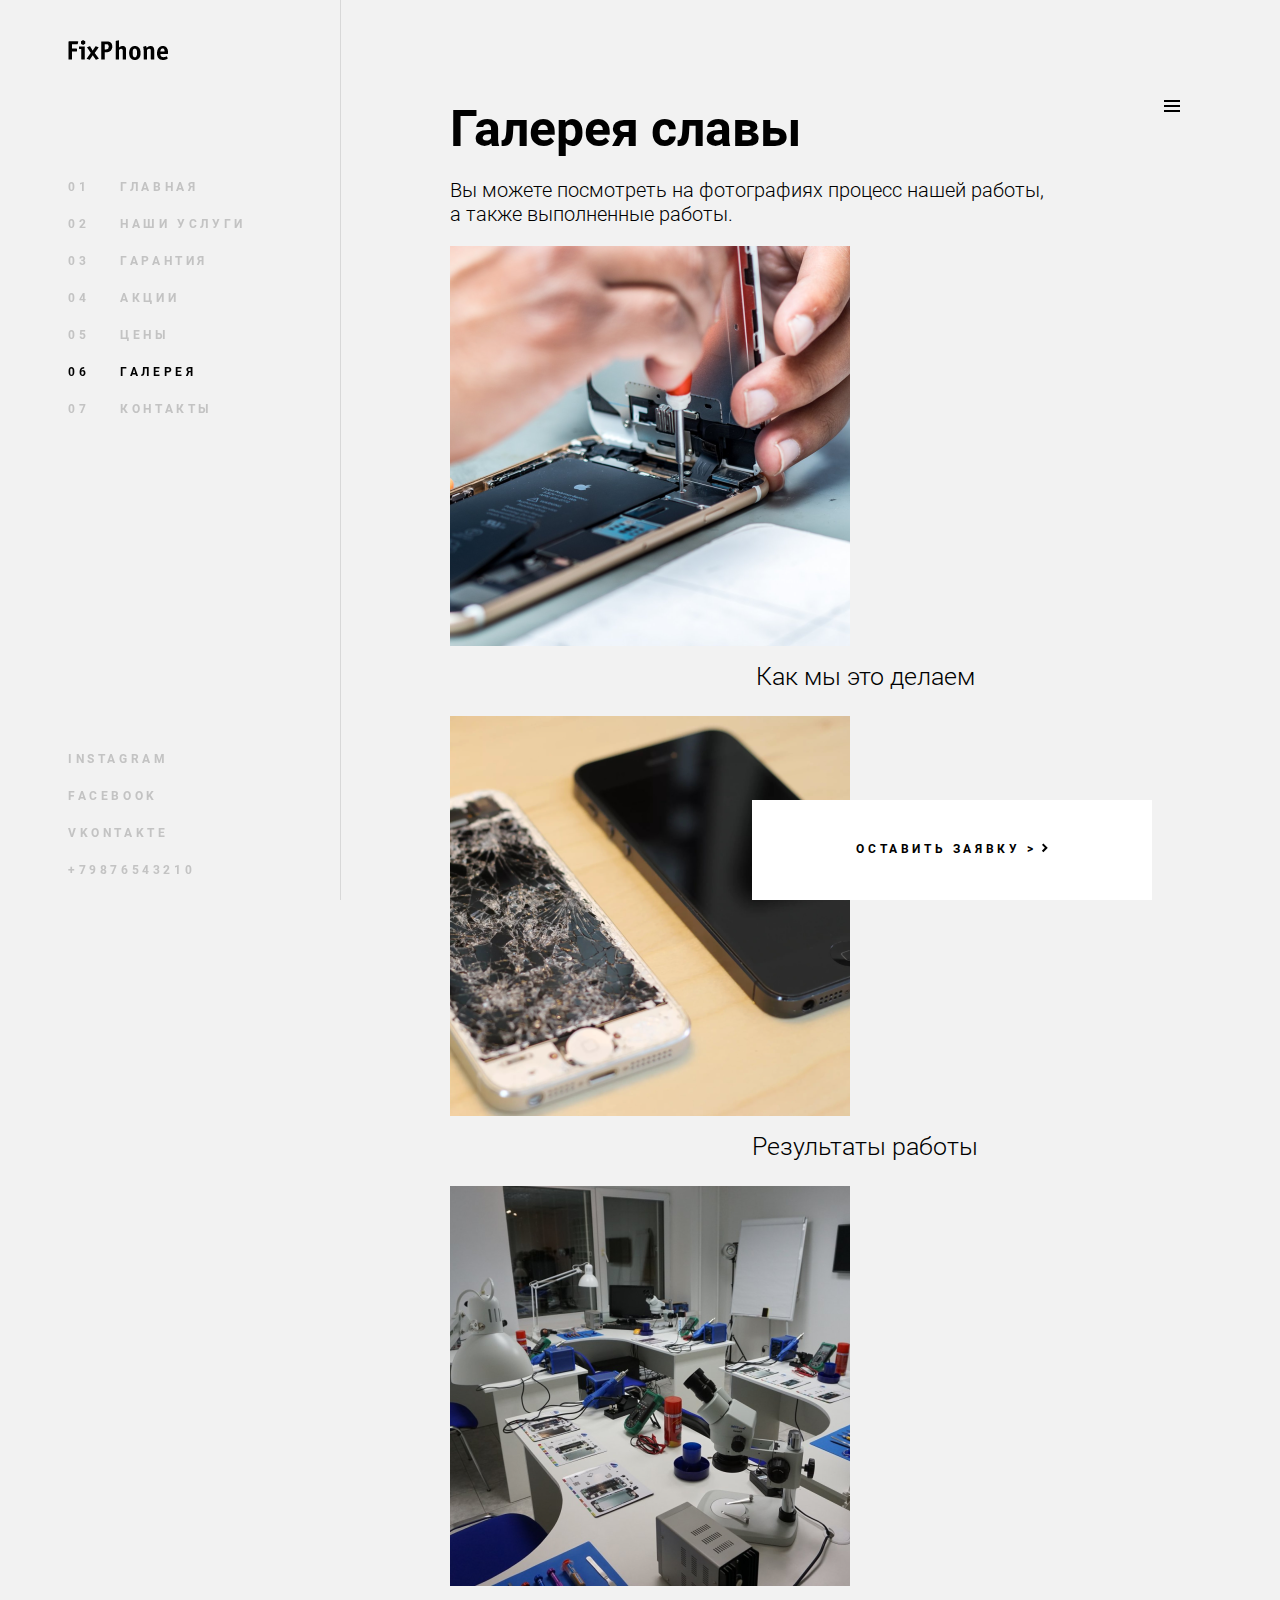
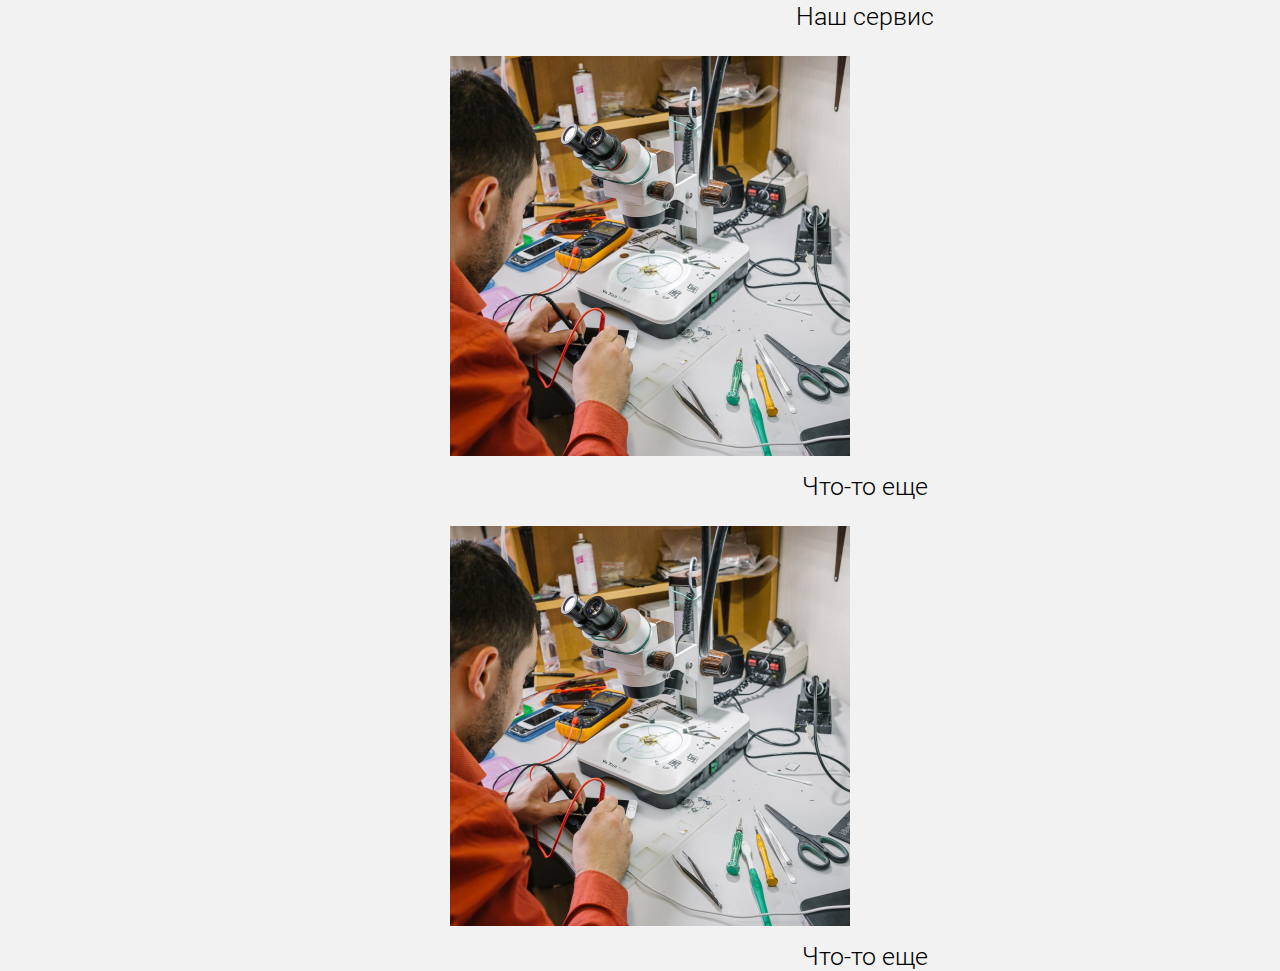
<file: gallery.html>
<!DOCTYPE html>
<html lang="en">
<head>
    <meta charset="UTF-8">
    <meta name="viewport" content="width=device-width, initial-scale=1.0">
    <meta http-equiv="X-UA-Compatible" content="ie=edge">
    <title>FixPhone - ремонт телефонов в Пензе</title>
    <link rel="stylesheet" href="js/assets/owl.carousel/dist/assets/owl.theme.green.css">
    <link rel="stylesheet" href="css/blocks/normalize.css">
    <link rel="stylesheet" href="css/blocks/animate.css">
    <link rel="stylesheet" href="css/style.css">
</head>
<body>
    <header class="header">
        <nav class="nav__bar">
            <div class="menu__wrap">
                <input type="checkbox" id="check-menu">
                <label for="check-menu">
                    <ul class="burger__list" id="burger__List">
                        <li class="burger__item first" id="first"></li>
                        <li class="burger__item second" id="second"></li>
                        <li class="burger__item third" id="third"></li>
                        <li class="burger__item fourth" id="fourth"></li>
                    </ul>
                </label>
                <div class="menu__wrap--active">
                    <ul class="menu__list">
                        <li class="menu__item"><span></span>
                            <a href="index.html" class="menu__link">Главная</a></li>
                        <li class="menu__item"><span></span>
                            <a href="" class="menu__link">Наши цены</a></li>
                        <li class="menu__item"><span></span>
                            <a href="faq.html" class="menu__link">FAQ</a></li>
                        <li class="menu__item"><span></span>
                            <a href="articles.html" class="menu__link">Статьи</a></li>
                        <li class="menu__item"><span></span>
                            <a href="gallery.html" class="menu__link">Галерея</a></li>
                        <li class="menu__item"><span></span>
                            <a href="contact.html" class="menu__link">Контакты</a></li>
                    </ul>
                    <div class="menu__contact">
                        <h4 class="menu__phone">Телефон // +7(8412)24-28-17</h4>
                        <p class="menu__address">адрес // г. Пенза, ул. Суворова, 139</p>
                    </div>
                </div>
                
            </div>
        </nav>
    </header>
    <aside class="left__menu">
        <div class="aside__wrap">
            <img src="image/logo.png" alt="Ремонт телефонов в Пензе" class="menu__logo">
            <ul class="aside__list">
                <li class="aside__item">
                    <a href="index.html" class="aside__link ">01 <span></span> главная</a>
                </li>
                <li class="aside__item aside__navigation">
                    <a href="services.html" class="aside__link">02 <span></span> наши услуги</a>
                </li>
                <li class="aside__item">
                    <a href="guarantee.html" class="aside__link">03 <span></span> гарантия</a>
                </li>
                <li class="aside__item">
                    <a href="stocks.html" class="aside__link">04 <span></span> акции</a>
                </li>
                <li class="aside__item">
                    <a href="#" class="aside__link">05 <span></span> цены</a>
                </li>
                <li class="aside__item">
                    <a href="gallery.html" class="aside__link aside__link--active">06 <span></span> галерея</a>
                </li>
                <li class="aside__item">
                    <a href="contact.html" class="aside__link">07 <span></span> контакты</a>
                </li>
            </ul>
            <ul class="aside__list aside__social">
                <li class="aside__item">
                    <a href="#" class="aside__link">instagram</a></li>
                <li class="aside__item">
                    <a href="#" class="aside__link">facebook</a></li>
                <li class="aside__item">
                    <a href="#" class="aside__link">vkontakte</a></li>
                <li class="aside__item">
                    <a href="#" class="aside__link">+79876543210</a></li>
            </ul>
        </div>
    </aside>
    <main class="main">
        <div class="main__wrap main__wrap-guarant" id="mainWrap">
            <h2 class="main__tittle">Галерея славы</h2>
            <p class="main__info">Вы можете посмотреть на фотографиях процесс нашей работы, а также выполненные работы.</p>
            <picture class="picture__services">
                    <div class="owl-carousel owl-theme services__owl">
                            <div class="item services_rect" data-app="modal">
                                    <img class="main__img" src="image/photo/Apple[1].png" alt="ремонт мобильных телефонов">
                                    <div class="services__wrap">
                                        <img src="image/ico/Path_49.png" alt="" class="services__ico">
                                        <p class="services__info">Смотреть<br> галерею</p>
                                    </div>
                                
                                <p class="services__title">Как мы это делаем</p>
                            </div>
                            <div class="item services_rect" data-app="modal">
                                
                                    <img class="main__img" src="image/photo/i70WAZ26H.png" alt="ремонт мобильных телефонов">
                                    <div class="services__wrap">
                                        <img src="image/ico/Path_49.png" alt="" class="services__ico">
                                        <p class="services__info">Смотреть<br> галерею</p>
                                    </div>
                               
                                <p class="services__title">Результаты работы</p>
                            </div>
                            <div class="item services_rect" data-app="modal">
                              
                                    <img class="main__img" src="image/photo/1829587373899940_05be[1].png" alt="ремонт мобильных телефонов">
                                    <div class="services__wrap">
                                        <img src="image/ico/Path_49.png" alt="" class="services__ico">
                                        <p class="services__info">Смотреть<br> галерею</p>
                                    </div>
                                
                                <p class="services__title">Наш сервис</p>
                            </div>
                            <div class="item services_rect" data-app="modal">
                                
                                    <img class="main__img" src="image/photo/orig[3].png" alt="ремонт мобильных телефонов">
                                    <div class="services__wrap">
                                        <img src="image/ico/Path_49.png" alt="" class="services__ico">
                                        <p class="services__info">Смотреть<br> галерею</p>
                                    </div>
                               
                                <p class="services__title">Что-то еще</p>
                            </div>
                            <div class="item services_rect" data-app="modal">
                               
                                    <img class="main__img" src="image/photo/orig[3].png" alt="ремонт мобильных телефонов">
                                    <div class="services__wrap">
                                        <img src="image/ico/Path_49.png" alt="" class="services__ico">
                                        <p class="services__info">Смотреть<br> галерею</p>
                                    </div>
                                
                                <p class="services__title">Что-то еще</p>
                            </div>
                        </div>
            </picture>
            
        </div>
        
        <div class="main__modal-gallery main__modal-gallery--active" id="mainGallery">
            <h3 class="modal__tittle" id="modal__back">Результаты работы</h3>
            <ul class="modal__list">
                <li class="modal__item"><img src="image/photo/Apple[1].png" alt="" class="modal__img"></li>
                <li class="modal__item"><img src="image/photo/i70WAZ26H.png" alt="" class="modal__img"></li>
                <li class="modal__item"><img src="image/photo/i70WAZ26H.png" alt="" class="modal__img"></li>
                <li class="modal__item"><img src="image/photo/i70WAZ26H.png" alt="" class="modal__img"></li>
                <li class="modal__item"><img src="image/photo/i70WAZ26H.png" alt="" class="modal__img"></li>
                <li class="modal__item"><img src="image/photo/i70WAZ26H.png" alt="" class="modal__img"></li>
                <li class="modal__item"><img src="image/photo/i70WAZ26H.png" alt="" class="modal__img"></li>
                <li class="modal__item"><img src="image/photo/i70WAZ26H.png" alt="" class="modal__img"></li>
                <li class="modal__item"><img src="image/photo/i70WAZ26H.png" alt="" class="modal__img"></li>
            </ul>
        </div>
        <form class="form__main" action="mail.php" method="POST" id="form-action">
            <ul class="close__list" id="close-form">
                <li class="close__item"></li>
                <li class="close__item"></li>
            </ul>
            <div class="form-group form__main-group ">
                <label for="">Введите ваше имя</label><br>
                <input type="text" size="40" class="form-control" id="" name="user_name" placeholder="Например, Иван">
            </div>
        
            <div class="form-group form__main-group">
                <label for="">Введите номер телефона</label><br>
                <input type="text" size="40" class="form-control" id="" name="user_phone" placeholder="+7 (999) 99 99 999">
            </div>
        
            <div class="form-group form__main-group">
                <label for="">Введите ваш текст</label><br>
                <input type="text" size="40" class="form-control" id="" name="user_text" placeholder="Ваш текст">
            </div>
            <button type="submit" class="btn-contact footer__bth btn__position " id="btn-action">Отправить форму ></button>
        </form>
        <button class="footer__bth gallery__btn" id="btn_click">оставить заявку <span>></span></button>
    </main>
    <footer class="footer">
        
    </footer>
    <script src="js/assets/jquery/jquery.min.js"></script>
    <script src="js/assets/owl.carousel/dist/owl.carousel.min.js"></script>
    <script src="js/main.js"></script>
    <script src="js/services.js"></script>
</body>
</html>
</file>
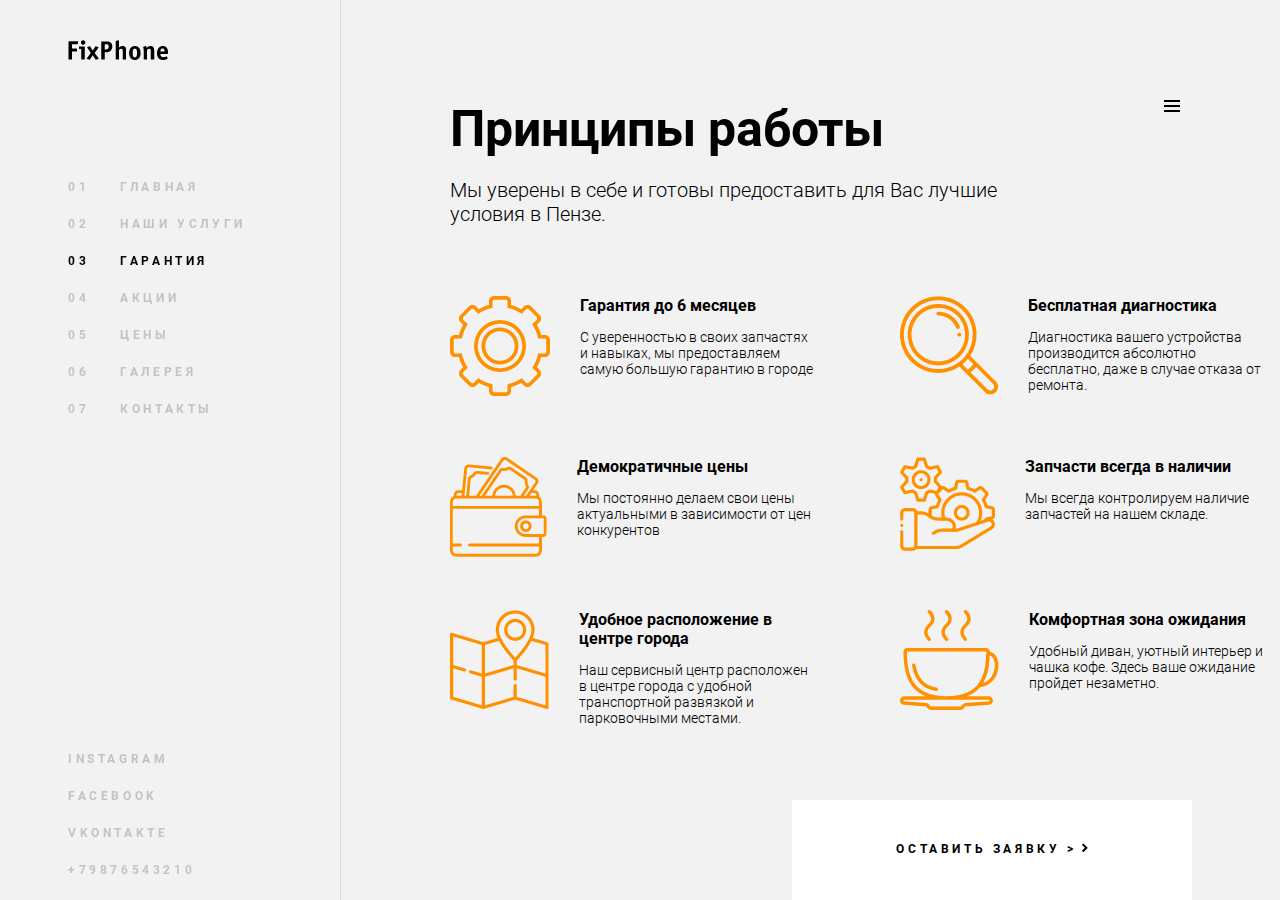
<file: guarantee.html>
<!DOCTYPE html>
<html lang="en">
<head>
    <meta charset="UTF-8">
    <meta name="viewport" content="width=device-width, initial-scale=1.0">
    <meta http-equiv="X-UA-Compatible" content="ie=edge">
    <title>FixPhone - ремонт телефонов в Пензе</title>
    <link rel="stylesheet" href="js/assets/owl.carousel/dist/assets/owl.theme.green.css">
    <link rel="stylesheet" href="css/blocks/normalize.css">
    <link rel="stylesheet" href="css/blocks/animate.css">
    <link rel="stylesheet" href="css/style.css">
</head>
<body>
    <header class="header">
        <nav class="nav__bar">
            <div class="menu__wrap">
                <input type="checkbox" id="check-menu">
                <label for="check-menu">
                    <ul class="burger__list" id="burger__List">
                        <li class="burger__item first" id="first"></li>
                        <li class="burger__item second" id="second"></li>
                        <li class="burger__item third" id="third"></li>
                        <li class="burger__item fourth" id="fourth"></li>
                    </ul>
                </label>
                <div class="menu__wrap--active">
                    <ul class="menu__list">
                        <li class="menu__item"><span></span>
                            <a href="index.html" class="menu__link">Главная</a></li>
                        <li class="menu__item"><span></span>
                            <a href="" class="menu__link">Наши цены</a></li>
                        <li class="menu__item"><span></span>
                            <a href="faq.html" class="menu__link">FAQ</a></li>
                        <li class="menu__item"><span></span>
                            <a href="articles.html" class="menu__link">Статьи</a></li>
                        <li class="menu__item"><span></span>
                            <a href="gallery.html" class="menu__link">Галерея</a></li>
                        <li class="menu__item"><span></span>
                            <a href="contact.html" class="menu__link">Контакты</a></li>
                    </ul>
                    <div class="menu__contact">
                        <h4 class="menu__phone">Телефон // +7(8412)24-28-17</h4>
                        <p class="menu__address">адрес // г. Пенза, ул. Суворова, 139</p>
                    </div>
                </div>
                
            </div>
        </nav>
    </header>
    <aside class="left__menu">
        <div class="aside__wrap">
            <img src="image/logo.png" alt="Ремонт телефонов в Пензе" class="menu__logo">
            <ul class="aside__list">
                <li class="aside__item">
                    <a href="index.html" class="aside__link">01 <span></span> главная</a>
                </li>
                <li class="aside__item aside__navigation">
                    <a href="services.html" class="aside__link">02 <span></span> наши услуги</a>
                </li>
                <li class="aside__item">
                    <a href="guarantee.html" class="aside__link aside__link--active">03 <span></span> гарантия</a>
                </li>
                <li class="aside__item">
                    <a href="stocks.html" class="aside__link">04 <span></span> акции</a>
                </li>
                <li class="aside__item">
                    <a href="#" class="aside__link">05 <span></span> цены</a>
                </li>
                <li class="aside__item">
                    <a href="gallery.html" class="aside__link ">06 <span></span> галерея</a>
                </li>
                <li class="aside__item">
                    <a href="contact.html" class="aside__link">07 <span></span> контакты</a>
                </li>
            </ul>
            <ul class="aside__list aside__social">
                <li class="aside__item">
                    <a href="#" class="aside__link">instagram</a></li>
                <li class="aside__item">
                    <a href="#" class="aside__link">facebook</a></li>
                <li class="aside__item">
                    <a href="#" class="aside__link">vkontakte</a></li>
                <li class="aside__item">
                    <a href="#" class="aside__link">+79876543210</a></li>
            </ul>
        </div>
    </aside>
    <main class="main">
        <div class="main__wrap main__wrap-guarant">
            <h2 class="main__tittle">Принципы работы</h2>
            <p class="main__info">Мы уверены в себе и готовы предоставить для Вас лучшие условия в Пензе.</p>
            <ul class="guarantee__list">
                <li class="guarantee__item">
                    <div class="container__left">
                            <img src="image/ico/ivo-1.png" alt="" class="guarantee__image">
                    </div>
                    <div class="container__right">
                            <h3 class="guarantee__tittle">Гарантия до 6 месяцев</h3>
                            <p class="guarantee__info">С уверенностью в своих запчастях и навыках, мы предоставляем самую большую гарантию в городе</p>
                    </div>
                </li>
                <li class="guarantee__item">
                        <div class="container__left">
                                <img src="image/ico/ico-2.png" alt="" class="guarantee__image">
                        </div>
                        <div class="container__right">
                                <h3 class="guarantee__tittle">Бесплатная диагностика</h3>
                                <p class="guarantee__info">Диагностика вашего устройства производится абсолютно бесплатно, даже в случае отказа от ремонта.</p>
                        </div>
                </li>
                <li class="guarantee__item">
                        <div class="container__left">
                                <img src="image/ico/ico-3.png" alt="" class="guarantee__image">
                        </div>
                        <div class="container__right">
                                <h3 class="guarantee__tittle">Демократичные цены</h3>
                                <p class="guarantee__info">Мы постоянно делаем свои цены актуальными в зависимости от цен конкурентов</p>
                        </div>
                </li>
                <li class="guarantee__item">
                        <div class="container__left">
                                <img src="image/ico/ico-4.png" alt="" class="guarantee__image">
                        </div>
                        <div class="container__right">
                                <h3 class="guarantee__tittle">Запчасти всегда в наличии</h3>
                                <p class="guarantee__info">Мы всегда контролируем наличие запчастей на нашем складе.</p>
                        </div>
                </li>
                <li class="guarantee__item">
                        <div class="container__left">
                                <img src="image/ico/ico-5.png" alt="" class="guarantee__image">
                        </div>
                        <div class="container__right">
                                <h3 class="guarantee__tittle">Удобное расположение в центре города</h3>
                                <p class="guarantee__info">Наш сервисный центр расположен в центре города с удобной транспортной развязкой и парковочными местами.</p>
                        </div>
                </li>
                <li class="guarantee__item">
                        <div class="container__left">
                                <img src="image/ico/ico-6.png" alt="" class="guarantee__image">
                        </div>
                        <div class="container__right">
                                <h3 class="guarantee__tittle">Комфортная зона ожидания</h3>
                                <p class="guarantee__info">Удобный диван, уютный интерьер и чашка кофе. Здесь ваше ожидание пройдет незаметно.</p>
                        </div>
                </li>

            </ul>
            

        </div>
        <form class="form__main guarantee__btn" action="mail.php" method="POST" id="form-action">
            <ul class="close__list" id="close-form">
                <li class="close__item"></li>
                <li class="close__item"></li>
            </ul>
            <div class="form-group form__main-group ">
                <label for="">Введите ваше имя</label><br>
                <input type="text" size="40" class="form-control" id="" name="user_name" placeholder="Например, Иван">
            </div>
        
            <div class="form-group form__main-group">
                <label for="">Введите номер телефона</label><br>
                <input type="text" size="40" class="form-control" id="" name="user_phone" placeholder="+7 (999) 99 99 999">
            </div>
        
            <div class="form-group form__main-group">
                <label for="">Введите ваш текст</label><br>
                <input type="text" size="40" class="form-control" id="" name="user_text" placeholder="Ваш текст">
            </div>
            <button type="submit" class="btn-contact footer__bth btn__position " id="btn-action">Отправить форму ></button>
        </form>
        <button class="footer__bth guarantee__btn" id="btn-position">оставить заявку <span>></span></button>
    </main>
    
        
    
    <footer>
        
    </footer>
    <script src="js/assets/jquery/jquery.min.js"></script>
    <script src="js/assets/owl.carousel/dist/owl.carousel.min.js"></script>
    <script src="js/main.js"></script>
    <script src="js/scripts.js"></script>
</body>
</html>
</file>
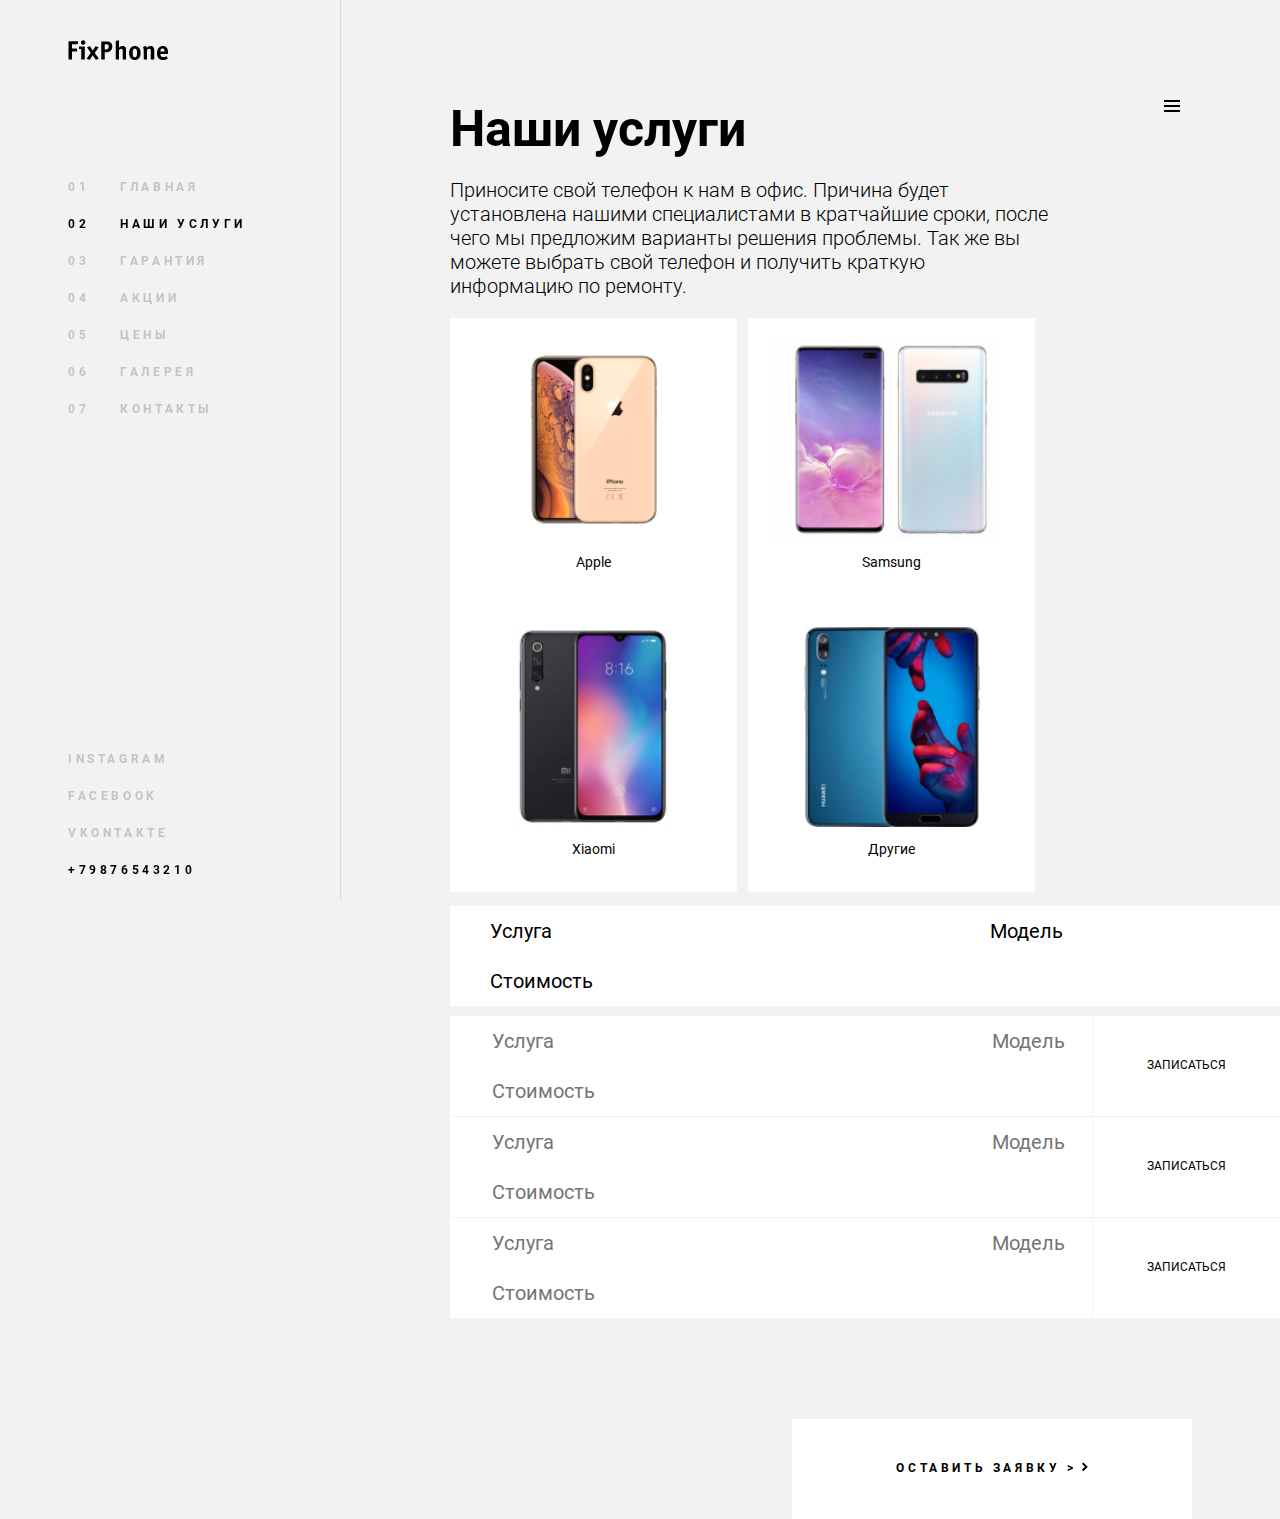
<file: services.html>
<!DOCTYPE html>
<html lang="en">
<head>
    <meta charset="UTF-8">
    <meta name="viewport" content="width=device-width, initial-scale=1.0">
    <meta http-equiv="X-UA-Compatible" content="ie=edge">
    <title>FixPhone - ремонт телефонов в Пензе</title>
    <link rel="stylesheet" href="js/assets/owl.carousel/dist/assets/owl.theme.green.css">
    <link rel="stylesheet" href="css/blocks/normalize.css">
    <link rel="stylesheet" href="css/blocks/animate.css">
    <link rel="stylesheet" href="css/style.css">
</head>
<body>
    <header class="header">
        <nav class="nav__bar">
            <div class="menu__wrap">
                <input type="checkbox" id="check-menu">
                <label for="check-menu">
                <ul class="burger__list" id="burger__List">
                    <li class="burger__item first" id="first"></li>
                    <li class="burger__item second" id="second"></li>
                    <li class="burger__item third" id="third"></li>
                    <li class="burger__item fourth" id="fourth"></li>
                </ul>
                </label>
                <div class="menu__wrap--active">
                    <ul class="menu__list">
                        <li class="menu__item"><span></span>
                            <a href="index.html" class="menu__link">Главная</a></li>
                        <li class="menu__item"><span></span>
                            <a href="" class="menu__link">Наши цены</a></li>
                        <li class="menu__item"><span></span>
                            <a href="faq.html" class="menu__link">FAQ</a></li>
                        <li class="menu__item"><span></span>
                            <a href="articles.html" class="menu__link">Статьи</a></li>
                        <li class="menu__item"><span></span>
                            <a href="gallery.html" class="menu__link">Галерея</a></li>
                        <li class="menu__item"><span></span>
                            <a href="contact.html" class="menu__link">Контакты</a></li>
                    </ul>
                    <div class="menu__contact">
                        <h4 class="menu__phone">Телефон // +7(8412)24-28-17</h4>
                        <p class="menu__address">адрес // г. Пенза, ул. Суворова, 139</p>
                    </div>
                </div>
            
            </div>
        </nav>
    </header>
    <aside class="left__menu">
        <div class="aside__wrap">
            <img src="image/logo.png" alt="Ремонт телефонов в Пензе" class="menu__logo">
            <ul class="aside__list">
                <li class="aside__item">
                    <a href="index.html" class="aside__link ">01 <span></span> главная</a>
                </li>
                <li class="aside__item aside__navigation">
                    <a href="services.html" class="aside__link aside__link--active">02 <span></span> наши услуги</a>
                </li>
                <li class="aside__item">
                    <a href="guarantee.html" class="aside__link">03 <span></span> гарантия</a>
                </li>
                <li class="aside__item">
                    <a href="stocks.html" class="aside__link">04 <span></span> акции</a>
                </li>
                <li class="aside__item">
                    <a href="#" class="aside__link">05 <span></span> цены</a>
                </li>
                <li class="aside__item">
                    <a href="gallery.html" class="aside__link">06 <span></span> галерея</a>
                </li>
                <li class="aside__item">
                    <a href="contact.html" class="aside__link">07 <span></span> контакты</a>
                </li>
            </ul>
            <ul class="aside__list aside__social">
                <li class="aside__item">
                    <a href="#" class="aside__link">instagram</a></li>
                <li class="aside__item">
                    <a href="#" class="aside__link">facebook</a></li>
                <li class="aside__item">
                    <a href="#" class="aside__link">vkontakte</a></li>
                <li class="aside__item">
                    <a href="#" class="aside__link aside__link--active">+79876543210</a></li>
            </ul>
        </div>
    </aside>
    <main class="main">
        <div class="main__wrap wrap__services">
            <img src="image/logo.png" alt="Ремонт телефонов в Пензе" class="menu__logo-main">
            <h2 class="main__tittle">Наши услуги</h2>
            <p class="main__info">Приносите свой телефон к нам в офис. Причина будет установлена нашими специалистами в кратчайшие сроки, 
                    после чего мы предложим варианты решения проблемы. Так же вы можете выбрать свой телефон и получить краткую 
                    информацию по ремонту.</p>
            <ul class="services__list">
                <li class="services__item">
                    <img src="image/photo/apple.png" alt="" class="services__img">
                    <p class="service__info-img">Apple</p>
                </li>
                <li class="services__item">
                    <img src="image/photo/samsung.png" alt="" class="services__img">
                    <p class="service__info-img">Samsung</p>
                </li>
                <li class="services__item">
                    <img src="image/photo/xaomi.png" alt="" class="services__img">
                    <p class="service__info-img">Xiaomi</p>
                </li>
                <li class="services__item">
                    <img src="image/photo/drugii.png" alt="" class="services__img">
                    <p class="service__info-img">Другие</p>
                </li>
            </ul>
            <ul class="model__list">
                <li class="model__item">4</li>
                <li class="model__item">4S</li>
                <li class="model__item">5</li>
                <li class="model__item">5S</li>
                <li class="model__item">5C</li>
                <li class="model__item">6</li>
                <li class="model__item">6+</li>
                <li class="model__item">6S</li>
                <li class="model__item">6S+</li>
                <li class="model__item">SE</li>
                <li class="model__item">7</li>
                <li class="model__item">7+</li>
                <li class="model__item">8</li>
                <li class="model__item">8+</li>
                <li class="model__item">X</li>
                <li class="model__item">XS</li>
                <li class="model__item">XS Max</li>
                <li class="model__item">XR</li>
            </ul>
            <ul class="table__list table__position">
                <li class="table__item"><b>Услуга</b></li>
                <li class="table__item"><b>Модель</b></li>
                <li class="table__item"><b>Стоимость</b></li>
                <li class="table__item"></li>
            </ul>
            <ul class="table__list">
                <li class="table__item"><input type="text" placeholder="Услуга" size="10"></li>
                <li class="table__item"><input type="text" placeholder="Модель" size="10"></li>
                <li class="table__item"><input type="text" placeholder="Стоимость" size="10"></li>
                <li class="table__item"><button class="table_btn .table_btn--active">Записаться</button></li>
            </ul>
            <ul class="table__list">
                <li class="table__item"><input type="text" placeholder="Услуга" size="10"></li>
                <li class="table__item"><input type="text" placeholder="Модель" size="10"></li>
                <li class="table__item"><input type="text" placeholder="Стоимость" size="10"></li>
                <li class="table__item"><button class="table_btn">Записаться</button></li>
            </ul>
            <ul class="table__list">
                <li class="table__item"><input type="text" placeholder="Услуга" size="10"></li>
                <li class="table__item"><input type="text" placeholder="Модель" size="10"></li>
                <li class="table__item"><input type="text" placeholder="Стоимость" size="10"></li>
                <li class="table__item"><button class="table_btn">Записаться</button></li>
            </ul>
            </div>
            <form class="form__main btn__services" action="mail.php" method="POST" id="form-action">
                <ul class="close__list" id="close-form">
                    <li class="close__item"></li>
                    <li class="close__item"></li>
                </ul>
                <div class="form-group form__main-group ">
                    <label for="">Введите ваше имя</label><br>
                    <input type="text" size="40" class="form-control" id="" name="user_name" placeholder="Например, Иван">
                </div>
            
                <div class="form-group form__main-group">
                    <label for="">Введите номер телефона</label><br>
                    <input type="text" size="40" class="form-control" id="" name="user_phone" placeholder="+7 (999) 99 99 999">
                </div>
            
                <div class="form-group form__main-group">
                    <label for="">Введите ваш текст</label><br>
                    <input type="text" size="40" class="form-control" id="" name="user_text" placeholder="Ваш текст">
                </div>
                <button type="submit" class="btn-contact footer__bth btn__position " id="btn-action">Отправить форму ></button>
            </form>
            <button class="footer__bth btn__services" id="btn-position">оставить заявку <span>></span></button>
        
    </main>
    <footer class="footer">
        
    </footer>
    <script src="js/assets/jquery/jquery.min.js"></script>
    <script src="js/assets/owl.carousel/dist/owl.carousel.min.js"></script>
    <script src="js/main.js"></script>
    <script src="js/scripts.js"></script>
</body>
</html>
</file>
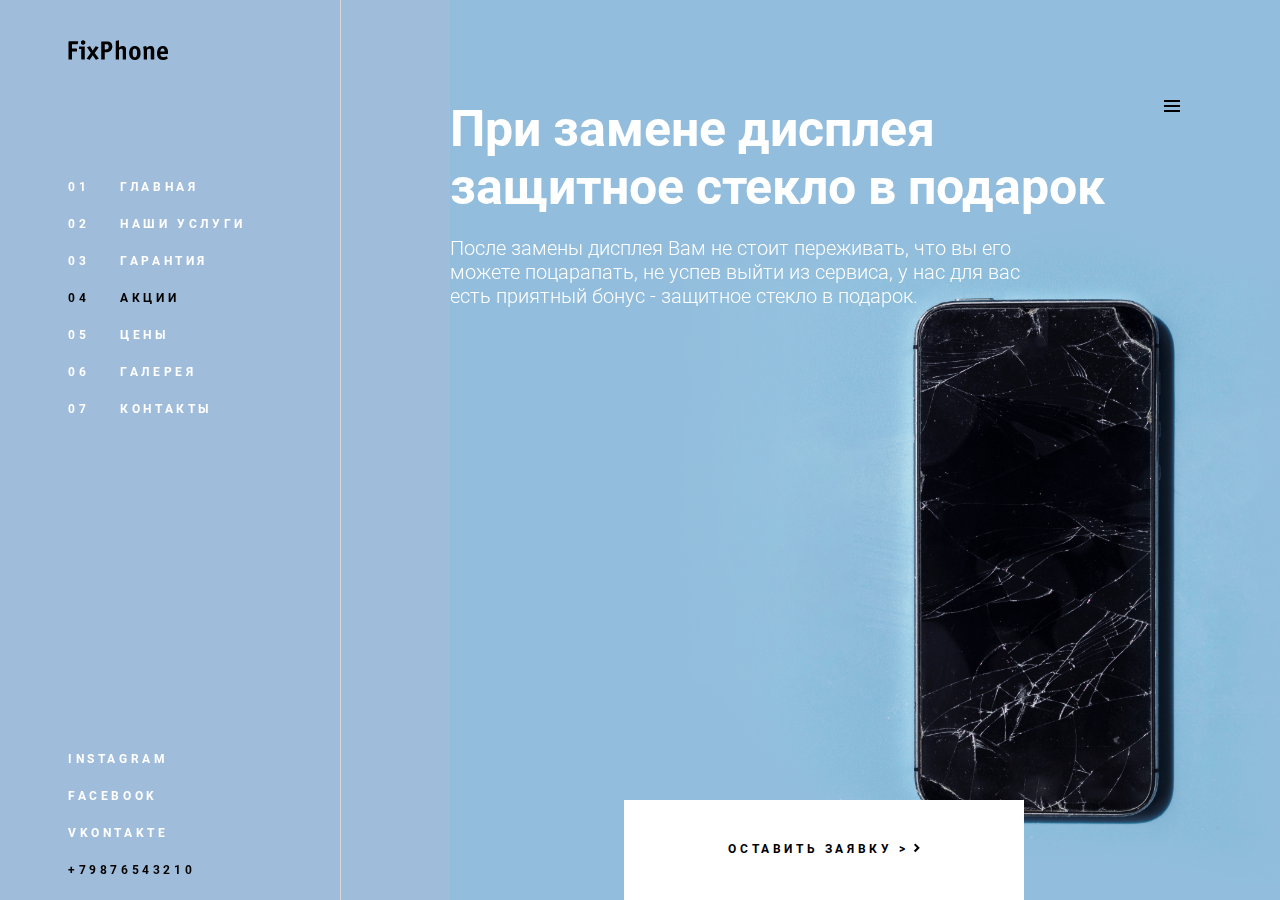
<file: stocks.html>
<!DOCTYPE html>
<html lang="en">
<head>
    <meta charset="UTF-8">
    <meta name="viewport" content="width=device-width, initial-scale=1.0">
    <meta http-equiv="X-UA-Compatible" content="ie=edge">
    <title>FixPhone - ремонт телефонов в Пензе</title>
    <link rel="stylesheet" href="js/assets/owl.carousel/dist/assets/owl.theme.green.css">
    <link rel="stylesheet" href="css/blocks/normalize.css">
    <link rel="stylesheet" href="css/blocks/animate.css">
    <link rel="stylesheet" href="css/style.css">
</head>
<body style="background-color: #9fbcda;">
    <header class="header">
        <nav class="nav__bar">
            <div class="menu__wrap">
                <input type="checkbox" id="check-menu">
                <label for="check-menu">
                <ul class="burger__list" id="burger__List">
                    <li class="burger__item first" id="first"></li>
                    <li class="burger__item second" id="second"></li>
                    <li class="burger__item third" id="third"></li>
                    <li class="burger__item fourth" id="fourth"></li>
                </ul>
                </label>
                <div class="menu__wrap--active">
                    <ul class="menu__list">
                        <li class="menu__item"><span></span>
                            <a href="index.html" class="menu__link" >Главная</a></li>
                        <li class="menu__item"><span></span>
                            <a href="" class="menu__link">Наши цены</a></li>
                        <li class="menu__item"><span></span>
                            <a href="faq.html" class="menu__link">FAQ</a></li>
                        <li class="menu__item"><span></span>
                            <a href="articles.html" class="menu__link">Статьи</a></li>
                        <li class="menu__item"><span></span>
                            <a href="gallery.html" class="menu__link">Галерея</a></li>
                        <li class="menu__item"><span></span>
                            <a href="contact.html" class="menu__link">Контакты</a></li>
                    </ul>
                    <div class="menu__contact">
                        <h4 class="menu__phone">Телефон // +7(8412)24-28-17</h4>
                        <p class="menu__address">адрес // г. Пенза, ул. Суворова, 139</p>
                    </div>
                </div>
            
            </div>
        </nav>
    </header>
    <aside class="left__menu">
        <div class="aside__wrap">
            <img src="image/logo.png" alt="Ремонт телефонов в Пензе" class="menu__logo">
            <ul class="aside__list">
                <li class="aside__item">
                    <a href="index.html" class="aside__link aside__link-stocks">01 <span></span> главная</a>
                </li>
                <li class="aside__item aside__navigation">
                    <a href="services.html" class="aside__link aside__link-stocks">02 <span></span> наши услуги</a>
                </li>
                <li class="aside__item">
                    <a href="guarantee.html" class="aside__link aside__link-stocks">03 <span></span> гарантия</a>
                </li>
                <li class="aside__item">
                    <a href="stocks.html" class="aside__link aside__link--active">04 <span></span> акции</a>
                </li>
                <li class="aside__item">
                    <a href="#" class="aside__link aside__link-stocks">05 <span></span> цены</a>
                </li>
                <li class="aside__item">
                    <a href="gallery.html" class="aside__link aside__link-stocks">06 <span></span> галерея</a>
                </li>
                <li class="aside__item">
                    <a href="contact.html" class="aside__link aside__link-stocks">07 <span></span> контакты</a>
                </li>
            </ul>
            <ul class="aside__list aside__social">
                <li class="aside__item">
                    <a href="#" class="aside__link aside__link-stocks">instagram</a></li>
                <li class="aside__item">
                    <a href="#" class="aside__link aside__link-stocks">facebook</a></li>
                <li class="aside__item">
                    <a href="#" class="aside__link aside__link-stocks">vkontakte</a></li>
                <li class="aside__item">
                    <a href="#" class="aside__link aside__link--active">+79876543210</a></li>
            </ul>
        </div>
    </aside>
    <main class="main">
        <div class="main__wrap main__wrap-stocks">
            <h2 class="main__tittle" style="color: #ffffff">При замене дисплея<br> защитное стекло в подарок</h2>
            <p class="main__info main__imfo-stocks" style="color: #ffffff">После замены дисплея Вам не стоит переживать, что вы его можете 
                    поцарапать, не успев выйти из сервиса, у нас для вас есть приятный 
                    бонус - защитное стекло в подарок. </p>
            <picture class="main__stocks">
                    <div class="owl-carousel owl-theme">
                            <div class="item">
                                <img class="main__img" width="900px" src="image/photo/27330512.png" alt="ремонт мобильных телефонов">
                            </div>
                            <div class="item">
                                <img class="main__img" width="900px" src="image/photo/27330512.png" alt="ремонт мобильных телефонов">
                            </div>
                            <div class="item">
                                <img class="main__img" width="900px" src="image/photo/27330512.png" alt="ремонт мобильных телефонов">
                            </div>
                            
                    </div>
                    <form class="form__main btn__main" action="mail.php" method="POST" id="form-action">
                        <ul class="close__list" id="close-form">
                            <li class="close__item"></li>
                            <li class="close__item"></li>
                        </ul>
                        <div class="form-group form__main-group ">
                            <label for="">Введите ваше имя</label><br>
                            <input type="text" size="40" class="form-control" id="" name="user_name" placeholder="Например, Иван">
                        </div>
                    
                        <div class="form-group form__main-group">
                            <label for="">Введите номер телефона</label><br>
                            <input type="text" size="40" class="form-control" id="" name="user_phone" placeholder="+7 (999) 99 99 999">
                        </div>
                    
                        <div class="form-group form__main-group">
                            <label for="">Введите ваш текст</label><br>
                            <input type="text" size="40" class="form-control" id="" name="user_text" placeholder="Ваш текст">
                        </div>
                        <button type="submit" class="btn-contact footer__bth btn__position " id="btn-action">Отправить форму ></button>
                    </form>
                    <button class="footer__bth btn__stocks" id="btn-position">оставить заявку <span>></span></button>
            </picture>
           
            
        </div>
    </main>
    <footer class="footer">
        
                
                
        
    </footer>
    <script src="js/assets/jquery/jquery.min.js"></script>
    <script src="js/assets/owl.carousel/dist/owl.carousel.min.js"></script>
    <script src="js/main.js"></script>
    <script src="js/scripts.js"></script>
</body>
</html>
</file>
<file: css/style.css>
@font-face {
    font-family: "Roboto";
    font-weight: 400;
    src: url("../fonts/Roboto/Roboto-Medium.ttf");
  }

@font-face {
    font-family: "Roboto";
    font-weight: 300;
    src: url("../fonts/Roboto/Roboto-Light.ttf");
}

@font-face {
    font-family: "Roboto";
    font-weight: 400;
    src: url("../fonts/Roboto/Roboto-Regular.ttf");
}

  @font-face {
    font-family: "Roboto";
    font-weight: 700;
    src: url("../fonts/Roboto/Roboto-Bold.ttf");
}

body {
    position: relative;
    padding: 0;
    margin: 0;
    overflow-x: hidden;
    font: 14px Roboto;
    background-color: #f2f2f2;
    color: #000000; 
}
  
  .visually-hidden {
    position: absolute;
    clip: rect(0 0 0 0);
    width: 1px;
    height: 1px;
    margin: -1px; 
}

/*----------- header -----------------*/

.header {
    position: absolute;
    width: 100%;
}

.menu__wrap {
    display: flex;
    justify-content: flex-end;
    color: #ffffff;
    position: relative;
}

.burger__list {
    position: fixed;
    display: block;
    top: 100px;
    right: 100px;
    list-style: none;
    width: 16px;
    height: 14px;
    cursor: pointer;
    padding: 0;
    margin: 0;
    z-index: 5;
}

.burger__item {
    height: 2px;
    width: 16px;
    background: #000000;
    position: absolute;
    transition: .7s all;
}
.second, .third {
    top: 5px;
}

.fourth {
    top: 10px;
}

#check-menu {
    visibility: hidden;
}

.menu__wrap--active {
    visibility: hidden;
    position: fixed;
    width: 500px;
    height: 100vh;
    background: #000000;
    right: -2000px;
    z-index: 4;
    transition: .5s all;
}

#check-menu:checked ~ .menu__wrap--active{
    visibility: unset;
    right: 0px;
}

.second--active {
    transform: rotate(45deg);
    background: #ffffff;
}

.third--active {
    transform: rotate(-45deg);
    background: #ffffff;
}

.menu__contact {
    position: absolute;
    bottom: 0;
}

.menu__list {
    position: absolute;
    list-style: none;
    padding: 0;
    top: 10%;
}

.menu__link {
    position: relative;
    margin-top: 20px;
    font-size: 30px;
    font-weight: 700;
    display: block;
    color: #ffffff;
    text-decoration: none;
    padding-left: 100px;
    z-index: 1;
}

.menu__item {
    width: 0;
    
}

.menu__item:nth-child(1):hover span{
    width: 225px;
    
}

.menu__item:nth-child(2):hover span{
    width: 165px;
}
.menu__item:nth-child(3):hover span{
    width: 210px;
}
.menu__item:nth-child(4):hover span{
    width: 225px;
}

.menu__item:nth-child(5):hover span{
    width: 255px;
}

.menu__item span {
    width: 0;
    margin-top: 22px;
}

.menu__item:hover span {
    content: "";
    position: absolute;
    left: 0;
    background:  #ff9100;
    height: 5px;
    width: 100%;
    margin-top: 22px;
    z-index: 1;
    transition: 0.6s all;
}

.menu__contact {
    position: absolute;
    bottom: 90px;
    left: 100px;
    text-transform: uppercase;
}

.menu__phone {
    margin: 0;
    margin-bottom: 10px;
}

.menu__address {
    margin: 0;
}


/*----------- ------------------------*/

/* left__menu aside */

.left__menu {
    height: 100vh;
    border-right: 1px solid #d8d8d8;
    position: fixed;
    z-index: 5;
}
.aside__wrap {
    width: 340px;
    display: flex;
    flex-direction: column;
    justify-content: center;
    
}

.menu__logo {
    width: 100px;
    height: 20px;
    margin-top: 40px;
    margin-left: 20%;
}

.aside__list {
    position: absolute;
    list-style: none;
    margin: 0;
    padding: 0;
    top: 20%;
    margin-left: 20%;
}

.aside__link {
    text-transform: uppercase;
    font-size: 12px;
    font-weight: 700;
    letter-spacing: 3.6px;
    text-decoration: none;
    color: #c3c3c3;
    width: 200px;
    display: flex;
    margin-bottom: 23px;
}

.aside__link:hover {
    color: #000000;
    transition: .5s all;
}

.aside__link--active {
    color: #000000;
}

.scroll-active {
    color: #000000;
}

.scroll-active span{
    text-decoration: none;
    display: block;
    width: 31px;
    height: 6px;
    border-bottom: 1px solid #000000;
    margin-right: 6px;
    margin-left: 6px;
}



.aside__link span {
    display: block;
    width: 31px;
    
    height: 6px;
}

.aside__social {
    bottom: 0;
    top: unset;
}
/*------------------------------------*/

/*-----main-------- */
.main {
    display: flex;
    flex-direction: column;
    position: relative;
    
    
    margin-left: 400px;
}

.menu__logo-main {
    display: none;
}

.main__wrap {
    height: 100vh;
    margin-left: 100px;
    position: relative;
}

.wrap__height {
    height: 100vh;
}

.main__tittle {
    margin: 0;
    margin-top: 100px;
    font-size: 50px;
    
    z-index: 2;
    display: block;
    position: relative;
}

.main__info {
    font-size: 20px;
    max-width: 600px;
    font-weight: 300;
    z-index: 2;
    display: block;
    position: relative;
}

picture {
    width: 100%;
}

.main__picture {
    position: absolute;
    bottom: 0;
    margin-left: -100px;
}

.main__scroll, .scroll__services {
    position: absolute;
    bottom: 25%;
    left: 40%;
    z-index: 5;
}

.owl-stage-outer {
    overflow: hidden;
}

.owl-stage {
    display: flex;
}

.owl-nav {
    display: none;
}

.owl-dots {
    position: absolute;
    bottom: 10%;
    left: 35%;
}

.owl-theme .owl-dots .owl-dot span {
    width: 31px;
    height: 2px;
    border-radius: 0;
}

.owl-theme .owl-dots .owl-dot.active span {
    background:  #ff9100;
}

.main__img {
    
    background-size: auto;
}

/*------ footer-------- */
.footer {
    
    position: relative;
}

.footer__bth {
    width: 400px;
    height: 100px;
    background: #ffffff;
    text-align: center;
    font-size: 12px;
    text-transform: uppercase;
    font-weight: 700;
    letter-spacing: 3.6px;
    border: none;
    position: fixed;
    z-index: 3;
    bottom: 0;
    right: 300px;
    display: block;
}

.footer__bth::after {
    margin-left: 5px;
    content: url(../image/ico/ico__black.png);
    width: 5px;
    height: 8px;
    top: 10px;
    right: 10px;
}

.footer__bth:hover {
    background: #d8d8d8;
    cursor: pointer;
}

.guarantee__btn {
    right: 10%;
    bottom: -150px;
}

.btn__position {
    position: fixed;
    bottom: 0;
    right: 300px;
}

.form__main {
    display: none;
    position: fixed;
    right: 10%;
    width: 400px;
    height: 375px;
    bottom: 0;
    background: #ffffff;
    margin-bottom: 100px;
    
}

.btn__main {
    right: 300px;
}

.form__main-group {
    width: 300px
}

.form__main .btn__position {
    width: 400px;
    height: 100px;
    position: fixed;
    bottom: 0;
    right: 300px;
    bottom: 0;
    z-index: 4;
    background-color: #ff9100;
}

.form__main-group .form-control {
    border: none;
}

.form-control {
    font-size: 20px;
    margin-top: 7px;
    margin-bottom: 7px;
    font-weight: 300;
    color: #c3c3c3;
}

.form__main-group {
    margin-left: 40px;
    margin-top: 40px;
}

.form__main-group label {
    color: #000000;
    font-size: 12px;
}

.form__main-action {
    display: inline-block;
    z-index: 4;
    bottom: 0;
}

@keyframes show{
    0%{ opacity:0; }
    100% { opacity:1; }
   }

.btn-action {
    display: none;
}

.close__list {
    margin-top: 0;
    padding: 0;
    position: absolute;
    right: -35px;
    top: 0px;
    list-style: none;
    width: 21px;
    height: 21px;
    cursor: pointer;
}

.close__item {
    height: 1px;
    background: #000;
    position: absolute;
    top: 10px;
    width: 30px;
}

.close__item:nth-child(1){
    transform: rotate(45deg);
    
   
}

.close__item:nth-child(2){
    transform: rotate(-45deg);
}

/*----------------------*/

/* Галерея славы ///gallery/// */

.picture__services {
    position: relative;
    
}

.wrap__services {
    margin-bottom: 50px;
}

.services__owl .owl-stage-outer {
    width: unset;
    display: block; 
    position: relative;
}

.services__owl .main__img {
    cursor: pointer;
    background-size: cover;
}

.services_rect {
    position: relative;
}

.services__owl .owl-dots {
    display: none;
}

.services__wrap {
    visibility: hidden;
    position: absolute;
    left: 0;
    top: 0;
    display: flex;
    flex-direction: column;
    justify-content: center;
    align-items: center;
    width: 400px;
    height: 400px;
    color: #ffffff;
    background: rgb(0, 0, 0, 0.5);
    cursor: pointer;
}

.services__ico {
    width: 38px;
    height: 38px;
}

.services__info {
    text-transform: uppercase;
    font-size: 10px;
    font-weight: 700;
    letter-spacing: 3px;
    text-align: center;
}

.services_rect:hover  .services__wrap{
    visibility: unset;
}

.services__title {
    text-align: center;
    font-size: 25px;
    font-weight: 300;
    margin-top: 13px;
}

.services__list {
    list-style: none;
    display: flex;
    flex-direction: row;
    flex-wrap: wrap;
    padding: 0;
}

.services__item {
    width: 287px;
    height: 287px;
    background: #ffffff;
    margin-right: 11px;
    display: flex;
    justify-content: center;
    flex-direction: column;
    
}

.services__img {
    width: auto;
    height: 200px;
    margin-top: 20px;
    background-size: contain;
    margin: 0 auto;
    cursor: pointer;
}

.services__item--active {
    border: 1px solid #ff9100;
}

.service__info-img {
    text-align: center;
}

.wrap__services {
    height: 100%;
    margin-left: 100px;
}

.model__list {
    display: none;
    max-width: 1200px;
    margin: 0;
    padding: 0;
    flex-direction: row;
    flex-wrap: wrap;
    list-style: none;
    margin-bottom: 10px;
}

.model__list--active {
    display: flex;
}

.model__item {
    width: 188px;
    height: 60px;
    background: #ffffff;
    display: flex;
    align-items: center;
    justify-content: center;
    margin-right: 11px;
    margin-bottom: 10px;
    box-sizing: border-box;
}

.model__item--active {
    border: 1px solid #ff9100;
}

.table__list {
    display: flex;
    flex-direction: row;
    flex-wrap: wrap;
    align-items: center;
    list-style: none;
    height: 100px;
    background: #ffffff;
    font-size: 20px;
    font-weight: 300;
    margin: 0;
    margin-bottom: 1px;
    position: relative;
    max-width: 1140px;
}

.table__position {
    margin-bottom: 10px;
}

.table__item:nth-child(1) {
    min-width: 500px;
}

.table__item:nth-child(2) {
    min-width: 200px;
}

.table__item:nth-child(3) {
    min-width: 140px;
}



.table_btn {
    height: 100px;
    width: 188px;
    border: none;
    position: absolute;
    right: 0;
    top: 0;
    text-transform: uppercase;
    font-size: 12px;
    background-color: #ffffff;
    border-left: 1px solid #f2f2f2;
}

.table_btn:hover {
    background: #d8d8d8;
}

.table_btn--active {
    background-color: #ff9100;
    color: #ffffff;
}

.btn__services {
    position: absolute;
    right: 10%;
    bottom: -150px;
}

.table__list input{
    border: none;
}

textarea:focus, input:focus{
    outline: none;
}

.gallery__btn {
    right: 10%;
}

/* Результаты работы gallery */

.main__modal-gallery {
    display: flex;
    flex-direction: column;
    position: relative;
    margin-left: 0;
    margin-top: 0;
    top: 0;
    height: 100%;
}

.modal__tittle {
    margin-top: 100px;
    font-size: 50px;
    font-weight: 700;
}

.modal__tittle::before {
    content: "\2190";
    color: #c3c3c3;
    margin-right: 30px;
    cursor: pointer;
}

.modal__list {
    display: flex;
    list-style: none;
    flex-wrap: wrap;
    scrollbar-width: none;
    padding: 0;
}

.modal__item {
    margin-right: 20px;
    margin-bottom: 20px;
}

.main__modal-gallery--active{
   display: none;
}

.main__wrap--active{
    display: none;
    
}

.main__gallery {
    height: 100%;
}

/* ___________________ */


/* Гарантия качества /guarantee/ */

.guarantee__list {
    width: 900px;
    display: flex;
    flex-direction: row;
    flex-wrap: wrap;
    list-style: none;
    margin: 0;
    padding: 0;
}

.guarantee__item:nth-child(1){
    margin-right: 100px;
}

.guarantee__item:nth-child(3){
    margin-right: 100px;
}

.guarantee__item:nth-child(5){
    margin-right: 100px;
}

.guarantee__item {
    width: 350px;
    display: flex;
    margin-top: 50px;
}

.guarantee__tittle {
    margin: 0;
}

.guarantee__info {
    font-weight: 300;
    width: 235px;
}

.guarantee__btn {
    position: absolute;
    bottom: 0px;
}

.container__right {
    margin-left: 30px;
    width: 230px;
}

.main__wrap-guarant {
    height: 100vh;
}

/*--------------------------------- */
/* Акции / stocks*/

.main__wrap-stocks {
    /*width: 100%;*/
    background: #93bddc;
    position: relative;
    height: 100vh;
}

.main__stocks {
    display: block;
    z-index: 1;
    
    position: absolute;
    bottom: 0;
    
}

.main__stocks .main__img {
    max-width: 1200px;
    bottom: 0;
}

.aside__link-stocks {
    color: #ffffff;
}

.main__stocks .owl-dots {
    bottom: 40px;
    left: 300px;
    display: block;
    z-index: 1;
}

.footer__wrap {
    display: block;
    z-index: 1;
}

.btn__stocks {
    left: unset;
    right: 20%;
}

.main__fon-stocls {
    width: 100%;
    position: absolute;
    background: #93bddc;
    height: 100%;
    margin-left: -500px;
}

/*---------------------------------*/

/* -----------FAQ ---------------- */
.faq__list {
    
    margin: 0;
    padding: 0;
}

.faq__item {
    display: flex;
    flex-direction: row;
    flex-wrap: wrap;
    margin-bottom: 100px;
}

.faq__left {
    margin-right: 30px;
}

.faq__list::-webkit-scrollbar { 
    display: none; 
}

.faq__info {
    width: 700px;
}

.articles__list {
    margin-bottom: 150px;
}
/* ------------------------------- */

/* Наши контакты contacts */

.main__contakt {
    margin-bottom: 0;
}

.contact__img {
    width: unset;
    position: absolute;
    display: block;
    z-index: 2;
    right: 0;
    top: 0;
}

.contact__list {
    position: relative;
    z-index: 3;
    list-style: none;
    margin: 0;
    padding: 0;
    display: flex;
    flex-direction: row;
    align-items: center;
}

.contact__item:nth-child(1) {
    margin-right: 150px;
    width: 490px;
}

.contact__item:nth-child(2) {
    width: 100%;
}

.contact__tittle {
    font-size: 50px;
    font-weight: 700;
}

.contact__info {
    font-size: 20px;
    font-weight: 300;
}

.contact__item label {
    font-size: 12px;
    font-weight: 300;
    margin-bottom: 7px;
}

.contact__item .form-control {
    border: none;
    background-color: #f2f2f2;
    font-family: "Roboto";
    margin-bottom: 5px;
}

textarea:focus, input:focus{
    outline: none;
}

.form-group {
    border-bottom: 1px solid #000;
    margin-bottom: 30px;
}

.contact-form__list {
    width: 682px;
    display: flex;
    list-style: none;
    padding: 0;
    position: absolute;
    top: 150px;
    right: 100px;
    z-index: 3;
}

.contact-form__item {
    background: #ffffff;
    width: 341px;
    height: 341px;
}

.btn-contact {
    position: relative;
    width: 500px;
    height: 64px;
    background-color: #c3c3c3;
    border: none;
    font-family: Roboto;
    text-transform: uppercase;
    color: #ffffff;
    letter-spacing: 3.6px;
    font-weight: 700;
    font-size: 12px;
}

.btn-contact::after {
    content: url(../image/ico/ico-right.png);
    width: 5px;
    height: 8px;
    top: 10px;
    right: 10px;
}

.contact-form__item {
    display: flex;
    flex-direction: column;
    justify-content: center;
}

.contact-form__logo {
    width: 205px;
    margin: 0 auto;
}
.contact-logo__info {
    width: 205px;
    margin: 0 auto;
    font-size: 9px;
    letter-spacing: 2.7px;
    font-weight: 700;
}

.wrap {
    display: flex;
    flex-direction: column;
    list-style: none;
    margin: 0 auto;
    padding: 0;
}

.contact-form__item li{
    display: flex;
    align-items: center;
}

.contact__ico {
    width: 21px;
    height: 21px;
    margin-right: 5px;
}

.cotact__ico-text {
    font-size: 16px;
}

.articles__info {
    font-size: 16px;
}

.articles__list .faq__item {
    margin-bottom: 25px;
}

.scrollup{
    width:40px;
    height:40px;
    opacity:0.3;
    position:fixed;
    bottom:40px;
    right:100px;
    display:none;
    text-indent:-9999px;
    background: url('../image/ico/icon_top.png') no-repeat;
    z-index: 7;
    }

    .go_to_top {
        width:40px;
        height:40px;
        opacity:0.3;
        position:fixed;
        bottom:40px;
        left: 300px;
        display:none;
        text-indent:-9999px;
        background: #f2f2f2;
        background: url('../image/ico/icon_top.png') no-repeat;
        z-index: 7; 
    }


    .modal__services {
        
        position: absolute;
        width: 100vw;
        height: 110vh;
        justify-content: center;
        align-items: center;
        
        background: rgba(0, 0, 0, 0.6);
        z-index: 50;
        display: none;
    }

    .modal__services--active {
        display: flex;
    }

    .form__services {
        width: 320px;
        height: 500px;
        background: #ffffff;
        display: flex;
        flex-direction: column;
        justify-content: center;
        position: relative;
        
    }

    .user_usluga, .user_model, .user_stoimost{
        display: none;
    }

    .service__group {
        width: 240px;
    }

    .service__close {
        right: 35px;
        top: 25px;
    }

    .services_btn {
        width: 240px;
        height: 70px;
        margin: 0 auto;
        border: none;
        text-transform: uppercase;
        color: #ffffff;
    }

    .services_btn:hover {
        background: #ff9100;
    }

/* ---------------------- */
@media (max-width:1500px) {
    .wrap__height  .main__img {
        width: 100%;
    }

    .btn__position {
        right: 10%;
    }
}

@media (max-width:1500px){
    .contact__img {
        display: none;
    }

    .contact-form__list {
        position: relative;
        top: 100px;
        right: 0;
    }

    .contact__list {
        flex-wrap: wrap;
    }

    .contact__item:nth-child(1){
        margin-right: 20px;
    }

    .main__wrap-stocks {
        margin-left: 0;
    }

    .main__wrap {
        margin-left: 50px;
    }

    .articles__btn {
        bottom: -130px;
    }
}
/*
@media (min-width:1400px){

    .main {
        margin-left: 300px;
    }

    .main__wrap {
        margin-left: 50px;
    }

    .left__menu {
        width: 280px;
    }

    .contact__item:nth-child(1),
    .contact__item:nth-child(2),
    .contact-form__list {
        width: 400px;
    }

    .contact__tittle {
        font-size: 30px;
    }

    .contact__info {
        font-size: 14px;
        width: auto;
    }

    .form-group {
        width: 400px;
    }

    .btn-contact {
        width: 400px;
    }

    .contact-form__img, .contact-form__item{
        width: 300px;
        height: 300px;
    }

    .contact-form__logo {
        width: 100px;
    }

    .contact-logo__info {
        letter-spacing: normal;
        text-align: center;
    }

    .cotact__ico-text {
        font-size: 12px;
    }

    .contact__item:nth-child(1) {
        margin-right: 30px;
    }

    .contact__img {
        display: none;
    }

    .contact-form__list {
        position: relative;
        top: 100px;
        right: 0;
    }

}
*/
@media (max-width: 1440px) {
    .main__stocks .main__img {
        max-width: 990px;
    }
}

@media (max-width: 1366px) {
    .main__stocks .main__img {
        max-width: 990px;
    }
}

@media (max-width:1200px) {

    .left__menu{
        width: 270px;
    }

    .main__wrap {
        margin-left: 0;
    }

    .guarantee__list {
        width: 450px;
    }

    .contact__list {
        justify-content: center;
    }

    .contact__item:nth-child(1) {
        margin-right: 0;
    }

    .contact__item:nth-child(2) {
        width: 490px;
    }

    .services__owl .owl-stage-outer {
        width: unset;
    }

    .footer__bth {
        right: 10%;
        margin-top: 20px;
        cursor: pointer;
    }

    .burger__list {
    top: 30px;
    right: 30px;
    }

    .owl-carousel {
        overflow: hidden;
    }

    .main {
        display: flex;
        justify-content: center;
        margin-left: 280px;
    }

    .btn__position {
        position: fixed;
        right: 15px;
        bottom: 0;
    }

    .main__scroll {
        position: absolute;
        bottom: 40%;
        left: 50%;
    }

    .owl-dots {
        position: absolute;
        bottom: 50px;
        left: 10%;
    }

    .main__picture {
        margin-left: -50px;
    }

    .wrap__height  .main__img {
        width: 110%;
    }

    .contact__img {
        display: none;
    }

    .contact__list {
        margin-top: 35px;
        flex-wrap: wrap;
    }

    .contact-form__list {
        position: relative;
        top: 20px;
        right: 0;
        width: 500px;
    }

    .contact-form__item {
        width: 250px;
        height: 250px;
    }

    .contact-form__logo {
        width: 150px;
    }

    .contact-form__img {
        width: 250px;
    }

    .wrap__height {
        margin-left: 50px;
    }

    .main__wrap-guarant{
        margin-left: 50px;
        height: 100%;
        margin-bottom: 100px;
    }

    .modal__img {
        width: 300px;
        height: 300px;
    }

    .main__modal-gallery {
        margin-left: 50px;
    }

    .modal__list {
        width: 400px;
    }
    .form__main {
        position: absolute;
        right: 0;
        bottom: 0;
    }

    .form__faq {
        right: 10%;
    }

    .articles__btn {
        bottom: -130px;
    }

    .guarantee__btn {
        margin-top: 0;
        position: absolute;
        bottom: -600px;
        right: 10%;
    }

    .scrollup {
        left: 350px;
    }

    .main__contakt {
        padding-bottom: 150px;
        margin-left: -150px;
        height: 100%;
    }

    .table__list {
        padding-left: 15px;
        max-width: 660px;
    }
    
    .table__position {
        margin-bottom: 10px;
    }
    
    .table__item:nth-child(1) {
        min-width: 160px;
    }
    
    .table__item:nth-child(2) {
        min-width: 160px;
    }
    
    .table__item:nth-child(3) {
        min-width: 200px;
    }

    .wrap__services {
        margin-left: 50px;
    }

    .services__list {
        justify-content: center;
    }

    .model__list {
        justify-content: center;
    }

    .main__stocks .main__img {
        max-width: 900px;
    }
}

/* @media (max-width:800px) {

    .left__menu {
        width: 260px;
    }

    .contact__item:nth-child(1),
    .contact__item:nth-child(2),
    .contact-form__list {
        width: 350px;
        height: 350px;
    }

    .contact__tittle {
        font-size: 30px;
    }

    .contact__info {
        font-size: 14px;
        width: 350px;
    }

    .form-group {
        width: 350px;
    }

    .btn-contact {
        width: 350px;
    }

    .contact-form__img, .contact-form__item{
        width: 175px;
        height: 175px;
    }

    .contact-form__logo {
        width: 100px;
    }

    .contact-logo__info {
        letter-spacing: normal;
        text-align: center;
    }

    .cotact__ico-text {
        font-size: 12px;
    }
} */

@media (max-width:768px){

    .main__modal-gallery {
        width: auto;
    }

    .main__picture{
        width: 500px;
    }

    .main {
        margin-left: 210px;
    }

    .main__wrap {
        margin-left: 100px;
    }

    .aside__wrap {
        width: 260px;
    }

    .main__tittle, .modal__tittle {
        font-size: 35px;
    }

    .guarantee__btn {
        bottom: -600px;
    }

    .burger__list {
        top: 30px;
        right: 30px;
    }

    .modal__list {
        max-width: 700px;
    }

    .services__wrap {
        width: 100%;
        height: 100%;
    }

    .contact__img {
        display: none;
    }

    .contact__list {
        margin-top: 35px;
        flex-wrap: wrap;
    }

    .contact-form__list {
        position: relative;
        top: 20px;
        right: 0;
    }

    .contact-form__item {
        width: 250px;
        height: 250px;
    }

    .contact-form__logo {
        width: 150px;
    }

    .services_rect .main__img{
        width: 100%;
    }
    
    .faq__info {
        width: 400px;
    }

    .owl-dots {
        left: 50%;
    }

    .form__main {
        position: absolute;
        right: 0;
        bottom: 0;
    }

    .form__faq {
        right: 10%;
    }

    .form__main .btn__position {
        right: 40px;
    }

    .close__list {
        right: 30px;
        top: 20px;
    }
}

@media (max-width: 568px) {

    body {
        display: flex;
        justify-content: center

    }

    .contact__img {
        display: none;
    }

    .contact__list {
        margin-top: 35px;
        flex-wrap: wrap;
    }

    .contact-form__list {
        position: relative;
        top: 20px;
        right: 0;
    }

    .contact-form__item {
        width: 250px;
        height: 250px;
    }

    .contact-form__logo {
        width: 150px;
    }

    .left__menu {
        display: none;
    }
    body {
        display: flex;
        flex-direction: row;
    }

    .main {
        margin-left: -10px;
    }

    .footer__bth {
        left: 0;
    }

    .menu__wrap--active {
        width: 100%;
    }

    .main__wrap {
        margin-left: 10px;
        width: 300px;
    }

    .main__tittle {
        margin-top: 40px;
        font-size: 23px;
        
    }

    .main__info {
        font-size: 20px;
    }

    .menu__logo-main {
        display: block;
        margin-top: 20px;
    }

    .burger__list {
        top: 25px;
        right: 20px;
    }

    .menu__link {
        padding-left: 40px;
    }

    .menu__contact {
        left: 40px;
    }

    .menu__wrap--active {
        left: -500px;
    }

    #check-menu:checked ~ .menu__wrap--active{
        visibility: unset;
        left: 0px;
    }

    .footer__bth {
        left: 0;
        width: 320px;
        bottom: 0;
    }

    .main__picture {
        width: 320px;
        background-size: cover;
    }

    .main__picture {
        bottom: unset;
        left: -20px;
    }

    .services__owl {
        margin-left: -20px;
    }

    .main__img {
        width: 320px;
        background-size: cover;
    }

    .owl-dots {
        left: 30%;
        bottom: -50px;
    }

    .owl-stage-outer{
        margin-left: 0;
    }

    .owl-theme .owl-dots .owl-dot span {
        height: 5px;
    }

    .service__btn {
        left: 0;
    }

    .main__modal-gallery {
        width: 300px;
        margin-left: 20px;
        top: 0;
    }

    .modal__tittle {
        font-size: 25px;
    }

    .modal__tittle::before {
        margin-right: 10px;
    }

    .modal__list {
        margin-left: -20px;
        width: 320px;
    }

    .modal__img {
        width: 300px;
    }

    .main__picture {
        margin-left: 0;
    }

    .main__modal-gallery--active{
        margin-top: 0;
        height: 100%;
        display: none;
    }

    .main__gallery {
        height: unset;
    }
    
    .main__wrap--active{
        
        margin-left: 0;
        
        display: none;
    }

    .picture__services {
        width: 320px;
        margin-left: -10px;
    }

    .services__owl .main__img {
        width: 311px;
    }

    .services_rect {
        margin-left: 1px;
    }

    .guarantee__image {
        width: 50px;
        padding-left: 10px;
    }

    .guarantee__list {
        width: 300px;
        margin-left: -10px;
        margin-bottom: 120px;
    }

    .guarantee__tittle, .guarantee__info {
        width: 200px;
    }

    .faq__item {
        margin-bottom: 50px;
    }

    .faq__info {
        width: 290px;
    }

    .footer__wrap {
        position: absolute;
        bottom: 0;
    }

    .modal__item img{
        width: 320px;
    }

    .wrap__services {
        height: unset;
    }

    .main__wrap-stocks {
        height: unset;
    }

    .wrap__height {
        margin-left: 10px;
        height: unset;
    }

    .wrap__height .main__picture{
        position: relative;
    }

    .wrap__height .owl-dots {
        display: flex;
        justify-content: center;
        width: 320px;
        bottom: -160px;
    }

    .services__wrap {
        width: 320px;
    }

    .faq__btn {
        padding-top: 25px;
        padding-bottom: 25px;
        bottom: -50px;
    }

    .btn__position {
        position: relative;
        bottom: 0px;
        padding-top: 15px;
        padding-bottom: 15px;
    }

    .main__scroll {
        left: 140px;
        opacity: 0.5;
    }

    .gallery__btn {
        position: absolute;
    }

    .guarantee__btn {
        padding-top: 25px;
        padding-bottom: 25px;
        margin-top: -70px;
        position: relative;
    }

    .main__wrap-guarant {
        height: unset;
        margin-left: 10px;
        margin-bottom: 0;
    }

    .left__menu {
        width: 260px;
    }

    .contact__item:nth-child(1),
    .contact__item:nth-child(2),
    .contact-form__list {
        width: 300px;
        
    }

    .contact__tittle {
        font-size: 30px;
    }

    .contact__info {
        font-size: 14px;
        width: auto;
    }

    .form-group {
        width: 300px;
    }

    .btn-contact {
        width: 300px;
    }

    .contact-form__img, .contact-form__item{
        width: 300px;
        height: 300px;
    }

    .contact-form__logo {
        width: 100px;
    }

    .contact-logo__info {
        letter-spacing: normal;
        text-align: center;
    }

    .cotact__ico-text {
        font-size: 12px;
    }

    .contact-form__list {
        flex-direction: column;
    }

    .gallery__btn {
        bottom: -50px;
    }

    .modal__item {
        margin-right: 0;
    }

    .form__main {
        position: relative;
        width: 320px;
        right: 0;
        bottom: -80px;
        display: none;
    }

    .form__main-action {
        display: block;
    }

    .form__main .btn__position {
        width: 320px;
    }

    .form__main-group .form-control {
        width: 320px;
    }

    .form__main-group .form-control {
        width: 280px;
    }

    .form-control {
        width: 300px;
    }

    .form__main-group {
        width: 220px;
    }

    .close__list {
        right: 35px;
        top: 15px;
    }

    /* .form__main .btn__position {
        bottom: -100px;
    } */

    .articles__list .faq__img{
        width: 300px;
    }

    .articles__btn {
        bottom: -130px;
    }

    .main__stocks .owl-dots {
        display: none;
    }

    .main .scrollup {
        position: fixed;
       left: -100px;
    }

    .table_btn {
        width: 120px;

    }

    .main__contakt {
        height: unset;
        margin-bottom: 50px;
        padding-bottom: 0;
    }

    .btn__position {
        position: relative;
        right: 0;
    }
}
</file>
